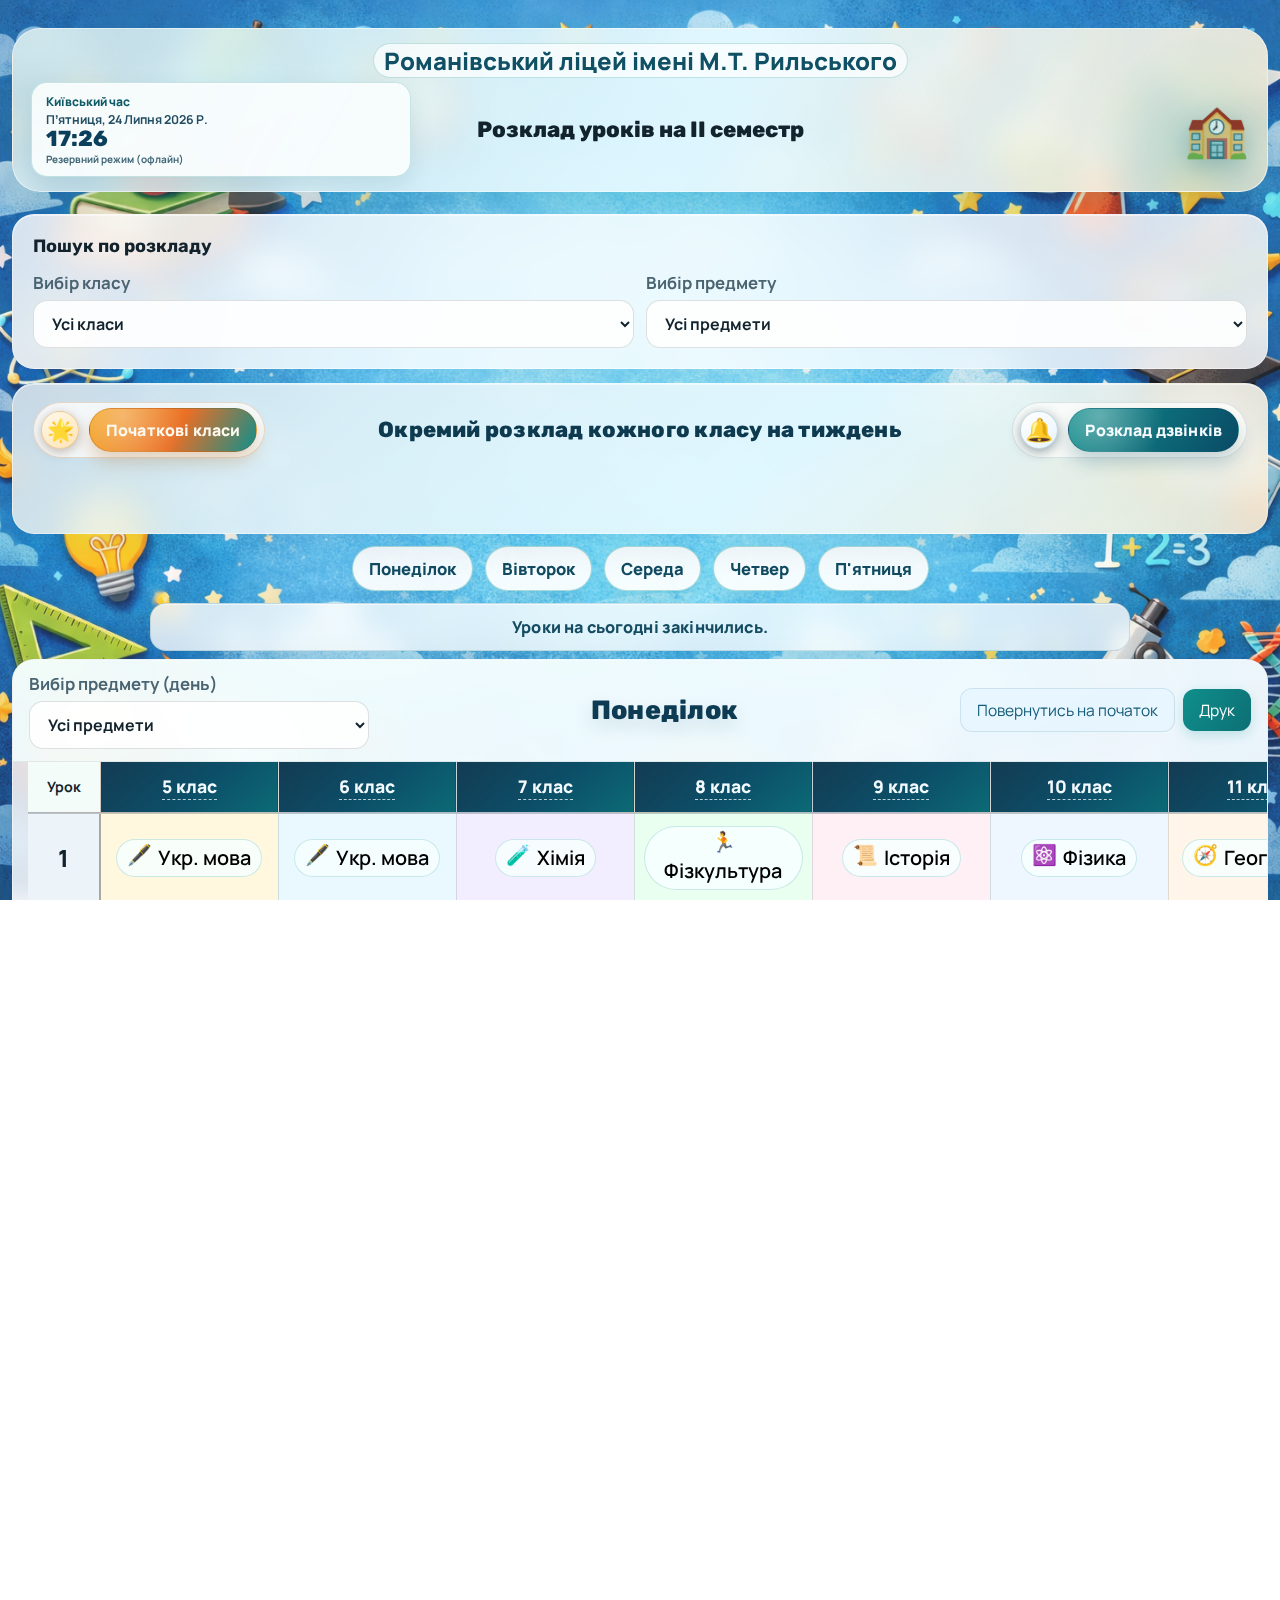
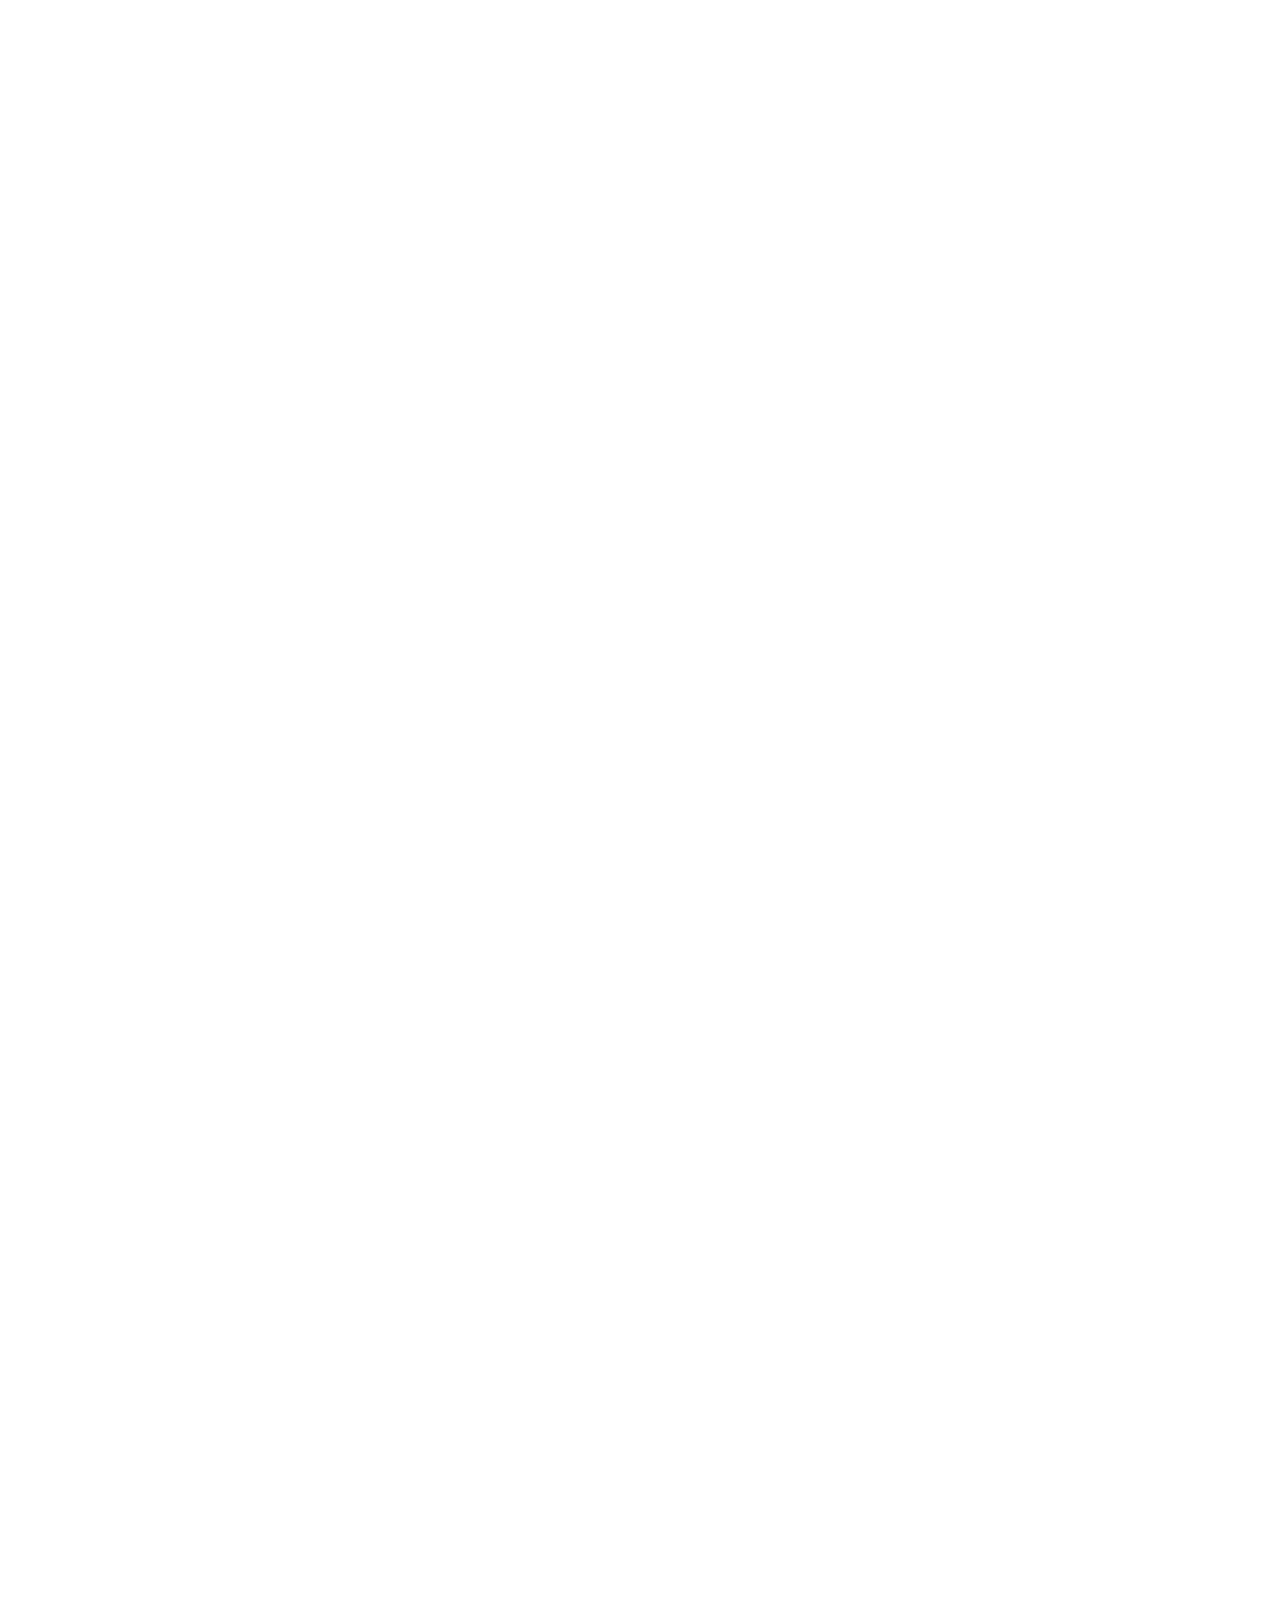
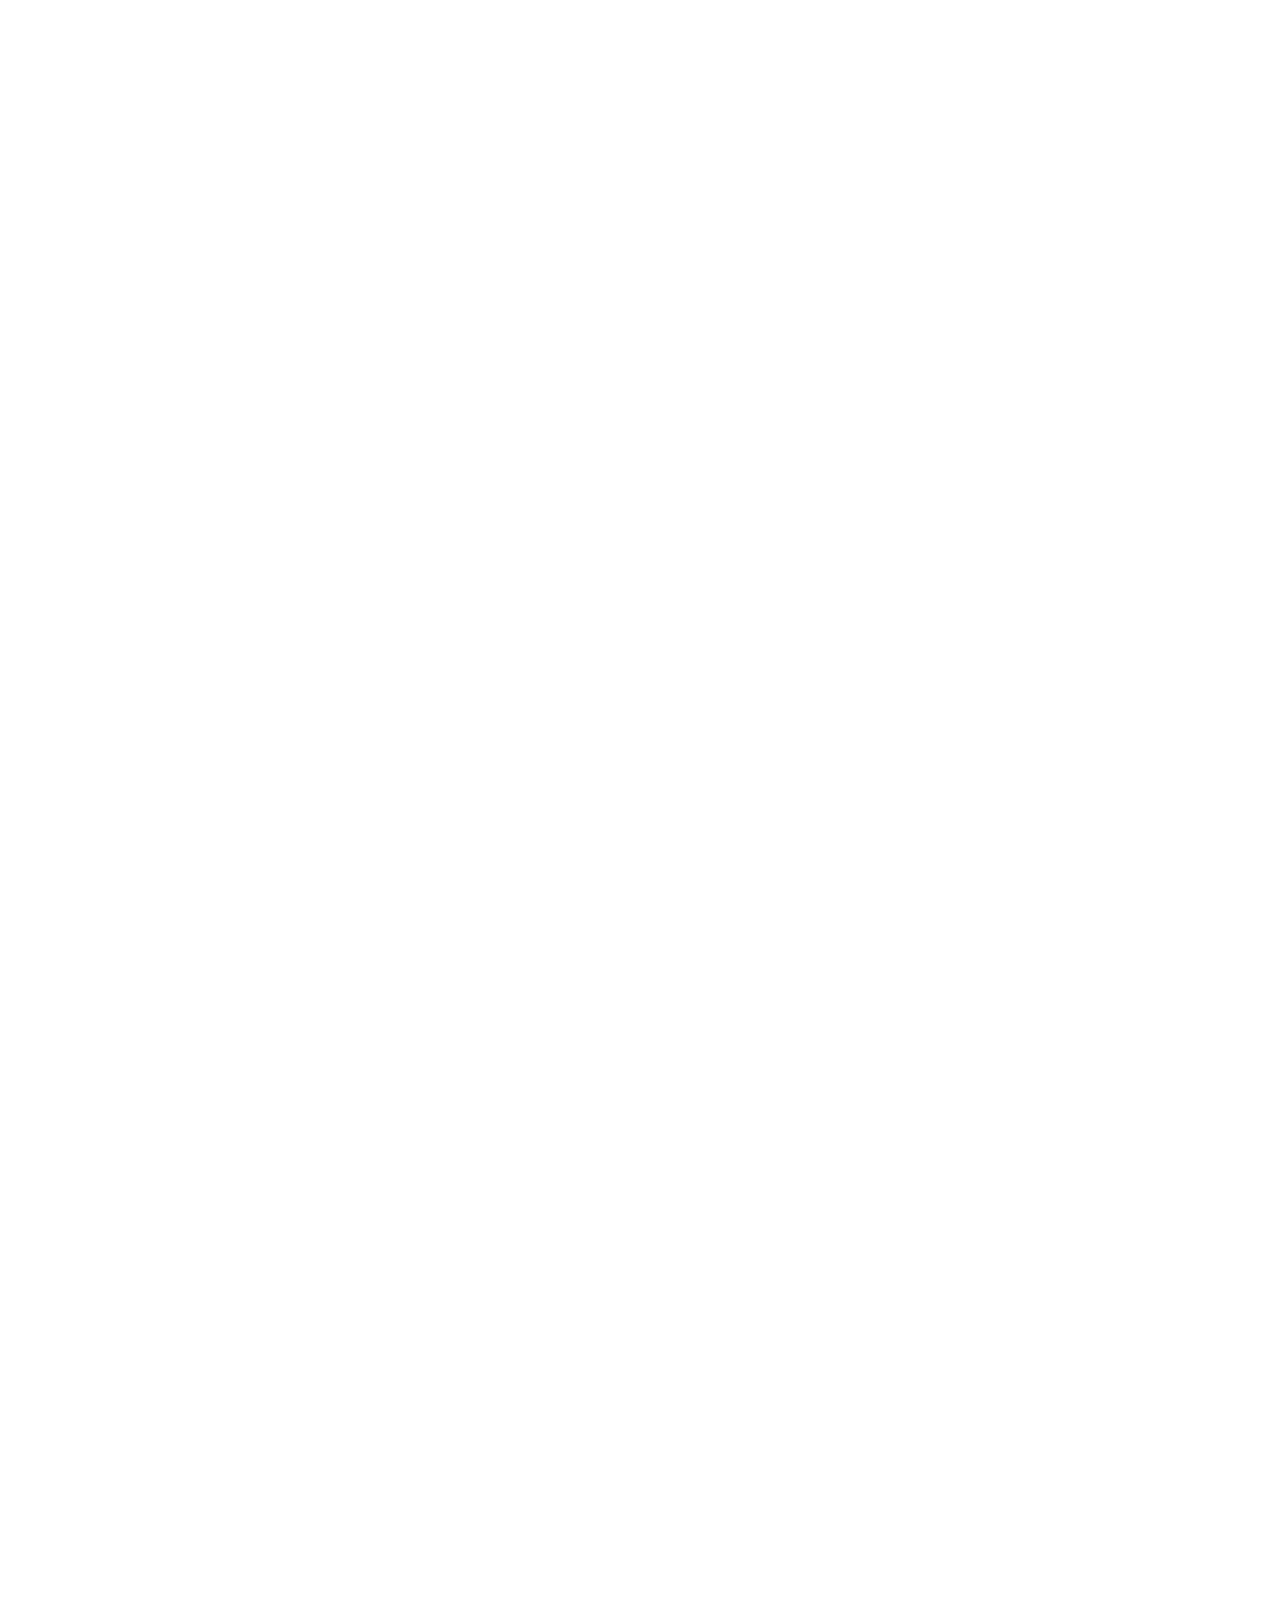
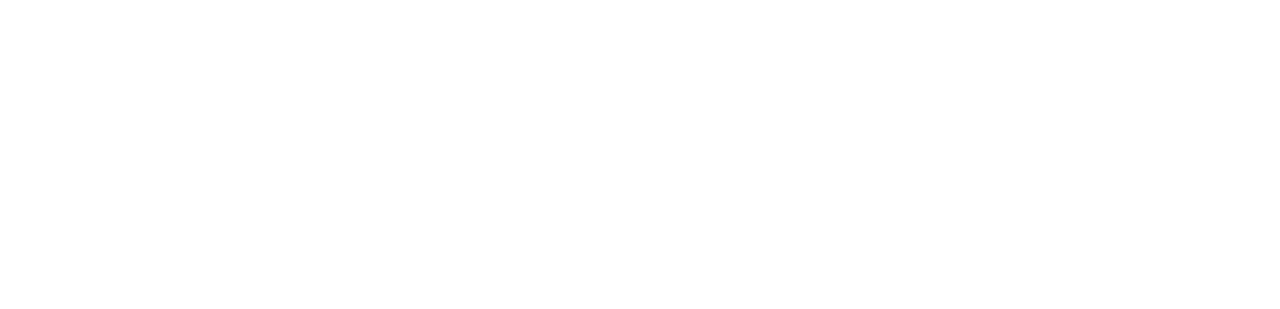
<file: index.html>
﻿<!doctype html>
<html lang="uk">
  <head>
    <meta charset="UTF-8" />
    <meta name="viewport" content="width=device-width, initial-scale=1.0, maximum-scale=5.0, user-scalable=yes, viewport-fit=cover" />
    <title>Романівський ліцей ім. М.Т. Рильського | Розклад 5-11 класів</title>
    <link rel="preconnect" href="https://fonts.googleapis.com" />
    <link rel="preconnect" href="https://fonts.gstatic.com" crossorigin />
    <link
      href="https://fonts.googleapis.com/css2?family=Manrope:wght@400;500;600;700;800&family=Rubik:wght@500;600;700;800&display=swap"
      rel="stylesheet"
    />
    <style>
      :root {
        color-scheme: light;
        --bg: #f0f5f7;
        --bg-soft: #f6faff;
        --card: rgba(255, 255, 255, 0.82);
        --card-solid: #ffffff;
        --ink: #13232d;
        --muted: #4a6472;
        --line: rgba(19, 35, 45, 0.10);
        --brand: #0f8f8c;
        --brand-strong: #0d6f74;
        --brand-deep: #0a4a66;
        --warm: #ffd180;
        --cool: #d9f5ff;
        --glow: 0 24px 60px rgba(13, 111, 116, 0.14), 0 8px 20px rgba(13, 111, 116, 0.08);
        --radius-xl: 28px;
        --radius-lg: 22px;
        --radius-md: 14px;
        --class-5: #fff8df;
        --class-6: #eaf8ff;
        --class-7: #f3eeff;
        --class-8: #e9fff0;
        --class-9: #fff0f5;
        --row-separator: rgba(19, 35, 45, 0.35);
        --fs-base: clamp(15px, 0.22vw + 14px, 18px);
        --fs-table: clamp(14px, 0.18vw + 13px, 17px);
        --fs-chip: clamp(17px, 0.46vw + 14px, 23px);
        --glass: rgba(255, 255, 255, 0.72);
        --glass-border: rgba(255, 255, 255, 0.45);
        --glass-blur: blur(16px);
      }

      * {
        box-sizing: border-box;
        margin: 0;
        padding: 0;
      }

      html {
        height: 100%;
        scroll-behavior: smooth;
        overflow-x: auto;
        overflow-y: auto;
        -webkit-text-size-adjust: 100%;
        text-size-adjust: 100%;
      }

      body {
        height: 100%;
        min-height: 100vh;
        font-family: "Manrope", sans-serif;
        font-size: var(--fs-base);
        color: var(--ink);
        background: linear-gradient(160deg, #e8eff4 0%, #f0f6fb 40%, #edf5f0 100%);
        overflow-x: auto;
        overflow-y: auto;
        touch-action: pan-x pan-y pinch-zoom;
        text-rendering: optimizeLegibility;
        -webkit-font-smoothing: antialiased;
      }

      .app {
        position: relative;
        z-index: 1;
        width: min(1500px, calc(100% - 24px));
        margin: 28px auto 64px;
        overflow: visible;
      }

      .site-bg {
        position: fixed;
        inset: 0;
        z-index: 0;
        background: url("./Заставка.png") center / cover no-repeat;
        pointer-events: none;
        opacity: 0.88;
      }

      .hero {
        border-radius: var(--radius-xl);
        background:
          linear-gradient(120deg, rgba(15, 143, 140, 0.12) 0%, rgba(217, 245, 255, 0.68) 55%, rgba(255, 209, 128, 0.28) 100%),
          var(--card);
        backdrop-filter: var(--glass-blur);
        -webkit-backdrop-filter: var(--glass-blur);
        box-shadow: var(--glow);
        border: 1px solid var(--glass-border);
        padding: 14px 18px;
        position: relative;
        overflow: hidden;
        text-align: center;
      }

      .hero__row {
        display: grid;
        grid-template-columns: minmax(0, 1fr) auto minmax(0, 1fr);
        align-items: center;
        column-gap: 8px;
      }

      .hero__top-tools {
        display: flex;
        justify-content: flex-start;
        width: min(380px, 100%);
        margin: 0;
      }

      .kyiv-clock {
        width: 100%;
        padding: 10px 14px;
        border-radius: 16px;
        border: 1px solid rgba(15, 143, 140, 0.22);
        background: rgba(255, 255, 255, 0.75);
        backdrop-filter: blur(12px);
        -webkit-backdrop-filter: blur(12px);
        box-shadow: 0 10px 24px rgba(13, 79, 104, 0.12), inset 0 1px 0 rgba(255,255,255,0.6);
        text-align: left;
      }

      .kyiv-clock__title {
        display: block;
        margin: 0;
        font-weight: 800;
        font-size: 12px;
        color: #0f5a67;
      }

      .kyiv-clock__date {
        margin: 3px 0 1px;
        font-weight: 700;
        font-size: clamp(11px, 0.18vw + 10px, 13px);
        line-height: 1.1;
        color: #234d62;
        text-transform: capitalize;
      }

      .kyiv-clock__time {
        margin: 0;
        font-family: "Rubik", sans-serif;
        font-weight: 800;
        font-size: clamp(19px, 0.7vw + 13px, 27px);
        line-height: 1;
        color: #0c3f5c;
      }

      .kyiv-clock__sync {
        display: block;
        margin: 2px 0 0;
        font-size: 10px;
        font-weight: 700;
        color: #3f6576;
      }

      .hero::after {
        content: "";
        position: absolute;
        inset: auto -52px -70px auto;
        width: 230px;
        height: 230px;
        border-radius: 50%;
        background: radial-gradient(circle, rgba(15, 143, 140, 0.25), transparent 70%);
        pointer-events: none;
      }

      .hero__school {
        display: inline-flex;
        align-items: center;
        justify-content: center;
        margin: 0 auto 4px;
        padding: 4px 10px;
        border-radius: 999px;
        border: 1px solid rgba(15, 143, 140, 0.24);
        background: rgba(255, 255, 255, 0.72);
        color: #0f5064;
        font-weight: 800;
        font-size: 24px;
        line-height: 1.05;
      }

      .hero__title-icon {
        justify-self: end;
        font-size: clamp(52px, 3.4vw, 70px);
        line-height: 1;
        filter: drop-shadow(0 8px 12px rgba(13, 79, 104, 0.22));
      }

      .hero h1 {
        font-family: "Rubik", sans-serif;
        font-weight: 800;
        margin: 0;
        font-size: clamp(22px, 1.7vw, 33px);
        line-height: 1.06;
        letter-spacing: 0;
        text-wrap: balance;
        text-align: center;
        justify-self: center;
      }

      .hero__title-text {
        display: block;
      }

      .controls {
        margin-top: 22px;
        background: var(--card);
        backdrop-filter: var(--glass-blur);
        -webkit-backdrop-filter: var(--glass-blur);
        border-radius: var(--radius-lg);
        border: 1px solid var(--glass-border);
        box-shadow: 0 14px 34px rgba(19, 35, 45, 0.07), inset 0 1px 0 rgba(255,255,255,0.5);
        padding: 20px;
        display: grid;
        gap: 14px;
      }

      .controls h2 {
        font-family: "Rubik", sans-serif;
        font-size: 18px;
      }

      .controls__grid {
        display: grid;
        gap: 12px;
        grid-template-columns: repeat(2, minmax(220px, 1fr));
      }

      label {
        display: grid;
        gap: 6px;
        font-weight: 700;
        color: var(--muted);
      }

      select {
        width: 100%;
        min-height: 48px;
        padding: 10px 14px;
        border-radius: 14px;
        border: 1px solid rgba(19, 35, 45, 0.14);
        background: rgba(255, 255, 255, 0.9);
        font: inherit;
        font-size: 16px;
        color: var(--ink);
        transition: border-color 0.2s ease, box-shadow 0.2s ease;
      }

      select:focus {
        border-color: var(--brand);
        outline: none;
        box-shadow: 0 0 0 3px rgba(15, 143, 140, 0.15);
      }

      .class-week-nav {
        margin-top: 14px;
        background: linear-gradient(140deg, rgba(13, 79, 104, 0.08) 0%, rgba(217, 245, 255, 0.6) 60%, rgba(255, 209, 128, 0.28) 100%),
          var(--card);
        backdrop-filter: var(--glass-blur);
        -webkit-backdrop-filter: var(--glass-blur);
        border: 1px solid var(--glass-border);
        border-radius: var(--radius-lg);
        box-shadow: 0 14px 34px rgba(19, 35, 45, 0.07), inset 0 1px 0 rgba(255,255,255,0.5);
        padding: 18px 20px;
        position: relative;
        overflow: hidden;
      }

      .class-week-nav::before {
        content: "";
        position: absolute;
        top: -42px;
        right: -30px;
        width: 170px;
        height: 170px;
        border-radius: 50%;
        background: radial-gradient(circle, rgba(255, 255, 255, 0.55) 0%, rgba(255, 255, 255, 0) 70%);
        pointer-events: none;
      }

      .class-week-nav__head {
        display: grid;
        grid-template-columns: minmax(0, 1fr) auto minmax(0, 1fr);
        gap: 12px;
        align-items: center;
        margin-bottom: 12px;
      }

      .class-week-nav__title {
        font-family: "Rubik", sans-serif;
        font-size: clamp(18px, 0.45vw + 16px, 24px);
        font-weight: 800;
        color: #0e3a50;
        margin: 0;
        text-align: center;
        grid-column: 2;
        text-wrap: balance;
        letter-spacing: 0.01em;
      }

      .junior-link-wrap {
        display: inline-flex;
        align-items: center;
        gap: 10px;
        grid-column: 1;
        justify-self: start;
        padding: 5px 7px;
        border-radius: 999px;
        background: rgba(255, 255, 255, 0.62);
        border: 1px solid rgba(173, 102, 20, 0.22);
        backdrop-filter: blur(2px);
      }

      .junior-link {
        display: inline-flex;
        align-items: center;
        text-decoration: none;
        color: #fff9f0;
        font-weight: 800;
        font-size: clamp(14px, 0.22vw + 13px, 17px);
        border-radius: 999px;
        padding: 10px 16px;
        border: 1px solid rgba(155, 85, 14, 0.28);
        background:
          radial-gradient(circle at 20% 16%, rgba(255, 255, 255, 0.34), transparent 45%),
          linear-gradient(120deg, #f4a620 0%, #ea6f25 52%, #0f8f8c 100%);
        box-shadow: 0 10px 18px rgba(174, 94, 17, 0.26);
        transition: transform 0.2s ease, box-shadow 0.2s ease, filter 0.2s ease;
      }

      .junior-link:hover,
      .junior-link:focus-visible {
        transform: translateY(-2px);
        filter: saturate(1.1);
        box-shadow: 0 16px 26px rgba(174, 94, 17, 0.34);
      }

      .junior-link__icon {
        display: inline-flex;
        align-items: center;
        justify-content: center;
        width: 38px;
        height: 38px;
        border-radius: 50%;
        border: 1px solid rgba(175, 100, 18, 0.24);
        background: linear-gradient(145deg, #fff9e9 0%, #ffe3b6 100%);
        font-size: 22px;
        line-height: 1;
        animation: star-pulse 2.3s ease-in-out infinite;
        filter: drop-shadow(0 3px 6px rgba(96, 53, 16, 0.35));
      }

      .junior-link__label {
        white-space: nowrap;
        letter-spacing: 0.01em;
      }
      .bell-link-wrap {
        display: inline-flex;
        align-items: center;
        gap: 10px;
        grid-column: 3;
        justify-self: end;
        padding: 5px 7px;
        border-radius: 999px;
        background: rgba(255, 255, 255, 0.58);
        border: 1px solid rgba(12, 79, 104, 0.14);
        backdrop-filter: blur(2px);
      }

      .bell-link {
        display: inline-flex;
        align-items: center;
        text-decoration: none;
        color: #f7fcff;
        font-weight: 800;
        font-size: clamp(14px, 0.22vw + 13px, 17px);
        border-radius: 999px;
        padding: 10px 16px;
        border: 1px solid rgba(12, 79, 104, 0.28);
        background:
          radial-gradient(circle at 18% 16%, rgba(255, 255, 255, 0.35), transparent 45%),
          linear-gradient(120deg, #0f8f8c 0%, #0a4a66 100%);
        box-shadow: 0 10px 18px rgba(12, 79, 104, 0.24);
        transition: transform 0.2s ease, box-shadow 0.2s ease, filter 0.2s ease;
      }

      .bell-link:hover,
      .bell-link:focus-visible {
        transform: translateY(-2px);
        filter: saturate(1.15);
        box-shadow: 0 16px 26px rgba(12, 79, 104, 0.34);
      }

      .bell-link__icon {
        display: inline-flex;
        align-items: center;
        justify-content: center;
        width: 38px;
        height: 38px;
        border-radius: 50%;
        border: 1px solid rgba(12, 79, 104, 0.2);
        background: linear-gradient(145deg, #ffffff 0%, #e8f4ff 100%);
        font-size: 23px;
        line-height: 1;
        transform-origin: top center;
        animation: bell-swing 2.1s ease-in-out infinite;
        filter: drop-shadow(0 3px 6px rgba(11, 38, 55, 0.42));
      }

      .bell-link__label {
        white-space: nowrap;
        letter-spacing: 0.01em;
      }

      @keyframes bell-swing {
        0%,
        100% {
          transform: rotate(0deg);
        }
        14% {
          transform: rotate(16deg);
        }
        28% {
          transform: rotate(-12deg);
        }
        42% {
          transform: rotate(8deg);
        }
        56% {
          transform: rotate(-5deg);
        }
        70% {
          transform: rotate(3deg);
        }
      }

      @keyframes star-pulse {
        0%,
        100% {
          transform: scale(1);
        }
        40% {
          transform: scale(1.09);
        }
        70% {
          transform: scale(0.97);
        }
      }
      @keyframes soft-rise {
        from {
          opacity: 0;
          transform: translateY(14px);
        }
        to {
          opacity: 1;
          transform: translateY(0);
        }
      }

      @media (prefers-reduced-motion: no-preference) {
        .class-week-nav {
          animation: soft-rise 0.55s ease-out both;
        }

        .class-week-nav__title {
          animation: soft-rise 0.5s ease-out 0.06s both;
        }

        .junior-link-wrap {
          animation: soft-rise 0.5s ease-out 0.08s both;
        }
        .bell-link-wrap {
          animation: soft-rise 0.5s ease-out 0.1s both;
        }

        .class-week-nav__buttons a {
          opacity: 0;
          transform: translateY(8px);
          animation: soft-rise 0.45s ease-out both;
          animation-delay: var(--reveal-delay, 0.14s);
        }
      }

      @media (prefers-reduced-motion: reduce) {
        .junior-link__icon,
        .bell-link__icon {
          animation: none;
        }
      }

      .class-week-nav__buttons {
        display: flex;
        flex-wrap: wrap;
        justify-content: center;
        gap: 10px;
      }

      .class-week-nav__buttons a {
        text-decoration: none;
        color: #effbff;
        font-weight: 800;
        font-size: clamp(15px, 0.25vw + 14px, 18px);
        border-radius: 999px;
        padding: 10px 16px;
        border: 1px solid rgba(12, 79, 104, 0.25);
        background: linear-gradient(120deg, var(--brand) 0%, var(--brand-deep) 100%);
        box-shadow: 0 10px 20px rgba(12, 79, 104, 0.18);
        transition: transform 0.2s ease, box-shadow 0.2s ease, filter 0.2s ease;
      }

      .class-week-nav__buttons a:active {
        transform: translateY(0);
      }

      .class-week-nav__buttons a:hover,
      .class-week-nav__buttons a:focus-visible {
        transform: translateY(-2px);
        filter: saturate(1.12);
        box-shadow: 0 16px 24px rgba(12, 79, 104, 0.24);
      }

      .day-nav {
        margin-top: 12px;
        display: flex;
        flex-wrap: wrap;
        justify-content: center;
        gap: 12px;
      }

      .day-nav a {
        text-decoration: none;
        color: #114b61;
        font-weight: 800;
        border-radius: 999px;
        font-size: clamp(15px, 0.2vw + 14px, 18px);
        padding: 10px 16px;
        border: 1px solid rgba(15, 143, 140, 0.32);
        background: rgba(255, 255, 255, 0.92);
        box-shadow: 0 9px 20px rgba(13, 79, 104, 0.12);
        transition: transform 0.2s ease, box-shadow 0.2s ease;
      }

      .day-nav a:hover,
      .day-nav a:focus-visible {
        transform: translateY(-2px);
        box-shadow: 0 14px 22px rgba(13, 79, 104, 0.2);
      }

      .day-nav a.is-live-day-link {
        color: #f6fbff;
        border-color: rgba(9, 55, 82, 0.65);
        background:
          radial-gradient(circle at 22% 20%, rgba(255, 255, 255, 0.26), transparent 50%),
          linear-gradient(120deg, #0a2d45 0%, #0f5d75 52%, #0a2e47 100%);
        box-shadow: 0 14px 26px rgba(6, 41, 62, 0.36);
      }

      .live-sync-status {
        margin: 12px auto 4px;
        width: min(980px, 100%);
        padding: 12px 16px;
        border-radius: 16px;
        border: 1px solid rgba(16, 90, 116, 0.14);
        background: rgba(255, 255, 255, 0.78);
        backdrop-filter: blur(12px);
        -webkit-backdrop-filter: blur(12px);
        color: #164c62;
        font-size: clamp(14px, 0.25vw + 13px, 18px);
        font-weight: 800;
        text-align: center;
        letter-spacing: 0.01em;
        box-shadow: 0 10px 24px rgba(12, 79, 104, 0.10), inset 0 1px 0 rgba(255,255,255,0.5);
      }

      .live-sync-status.is-live {
        color: #f5fbff;
        border-color: rgba(8, 58, 85, 0.65);
        background:
          radial-gradient(circle at 20% 22%, rgba(255, 255, 255, 0.22), transparent 48%),
          linear-gradient(120deg, #0a2d45 0%, #0f5d75 55%, #0a2e47 100%);
        box-shadow: 0 14px 28px rgba(6, 41, 62, 0.34);
      }

      .day-card.is-live-day {
        border-color: rgba(9, 75, 102, 0.38);
        box-shadow: 0 24px 44px rgba(8, 51, 74, 0.24);
      }

      .day-card.is-live-day .day-header {
        background: linear-gradient(160deg, #e8f6ff 0%, #ddf4fb 52%, #ecfbf7 100%);
        border-bottom-color: rgba(10, 61, 86, 0.24);
      }

      .day-card.is-live-day .day-title {
        color: #0b3f5c;
        text-shadow: 0 10px 20px rgba(8, 57, 82, 0.2);
      }

      tbody tr.is-live-lesson > td {
        background:
          radial-gradient(circle at 18% 18%, rgba(255, 255, 255, 0.13), transparent 45%),
          linear-gradient(120deg, #0a2e44 0%, #0f5d75 52%, #0a3047 100%) !important;
        color: #f6fbff !important;
        border-bottom-color: rgba(255, 255, 255, 0.32);
        border-right-color: rgba(255, 255, 255, 0.2);
        box-shadow: inset 0 0 0 1px rgba(255, 255, 255, 0.15);
      }

      tbody tr.is-live-lesson > td.filter-dim {
        opacity: 1 !important;
      }

      tbody tr.is-live-lesson > td.lesson {
        color: #ffffff !important;
        border-right-color: rgba(255, 255, 255, 0.45);
        text-shadow: 0 3px 10px rgba(1, 18, 29, 0.45);
      }

      tbody tr.is-live-lesson .subject-chip {
        color: #0a2f45 !important;
        background: #ffffff !important;
        border-color: rgba(255, 255, 255, 0.86) !important;
        box-shadow: 0 8px 16px rgba(1, 18, 29, 0.3);
        font-weight: 800;
      }

      tbody tr.is-live-lesson .subject-chip.is-linked,
      tbody tr.is-live-lesson .subject-chip.is-filter-linked {
        color: #072335 !important;
        background: #ffffff !important;
        border-color: #ffffff !important;
        box-shadow:
          0 0 0 2px rgba(114, 219, 255, 0.5),
          0 8px 16px rgba(1, 18, 29, 0.3);
      }

      tbody tr.is-live-lesson .subject-icon {
        filter: drop-shadow(0 1px 2px rgba(0, 0, 0, 0.22));
      }

      tbody tr.is-live-lesson .divider,
      tbody tr.is-live-lesson .empty {
        color: #ecf8ff !important;
        font-weight: 800;
      }

      .schedule {
        margin-top: 8px;
        display: grid;
        gap: 20px;
      }

      .day-card {
        background: var(--card);
        backdrop-filter: var(--glass-blur);
        -webkit-backdrop-filter: var(--glass-blur);
        border: 1px solid var(--glass-border);
        border-radius: var(--radius-lg);
        box-shadow: 0 20px 50px rgba(19, 35, 45, 0.10), inset 0 1px 0 rgba(255,255,255,0.5);
        overflow: hidden;
      }

      .day-header {
        display: grid;
        grid-template-columns: minmax(250px, 340px) minmax(220px, 1fr) auto;
        grid-template-areas: "filter title actions";
        align-items: center;
        gap: 10px;
        border-bottom: 1px solid rgba(19, 35, 45, 0.08);
        padding: 12px 16px;
        background: linear-gradient(160deg, rgba(244, 255, 253, 0.8) 0%, rgba(237, 248, 255, 0.8) 100%);
      }

      .day-subject-wrap {
        grid-area: filter;
      }

      .day-title {
        grid-area: title;
        font-family: "Rubik", sans-serif;
        font-weight: 800;
        font-size: clamp(24px, 1.04vw + 13px, 34px);
        line-height: 1.08;
        letter-spacing: 0.01em;
        text-align: center;
        color: #0d3b53;
        text-shadow: 0 8px 18px rgba(13, 79, 104, 0.15);
      }

      .day-actions {
        grid-area: actions;
        display: flex;
        gap: 8px;
        flex-wrap: wrap;
        align-items: center;
        justify-content: flex-end;
      }

      .btn {
        border: 0;
        border-radius: 12px;
        padding: 10px 16px;
        font-weight: 700;
        font: inherit;
        font-size: clamp(14px, 0.2vw + 13px, 16px);
        cursor: pointer;
        text-decoration: none;
        touch-action: manipulation;
        transition: transform 0.2s ease, box-shadow 0.2s ease, background 0.2s ease;
      }

      .btn:hover,
      .btn:focus-visible {
        transform: translateY(-1px);
        box-shadow: 0 10px 24px rgba(13, 79, 104, 0.18);
      }

      .btn:active {
        transform: translateY(0);
      }

      .btn-top {
        color: #145b77;
        background: rgba(231, 245, 255, 0.9);
        border: 1px solid rgba(20, 91, 119, 0.12);
      }

      .btn-print {
        color: #fff;
        background: linear-gradient(120deg, var(--brand) 0%, var(--brand-strong) 100%);
        box-shadow: 0 4px 12px rgba(15, 143, 140, 0.2);
      }

      .table-wrap {
        overflow-x: auto;
        overflow-y: visible;
        max-width: 100%;
        scrollbar-gutter: stable both-edges;
        overscroll-behavior-x: contain;
        overscroll-behavior-y: auto;
        -webkit-overflow-scrolling: touch;
        touch-action: pan-x pan-y pinch-zoom;
      }

      table {
        width: 100%;
        border-collapse: collapse;
        min-width: 860px;
        table-layout: fixed;
      }

      th,
      td {
        border-bottom: 2px solid rgba(19, 35, 45, 0.23);
        border-right: 1px solid rgba(19, 35, 45, 0.13);
        padding: 12px 9px;
        font-size: var(--fs-table);
        text-align: center;
        vertical-align: middle;
      }

      tbody tr > th,
      tbody tr > td {
        border-bottom: 3px solid var(--row-separator);
      }

      th:first-child,
      td:first-child {
        width: 72px;
        min-width: 72px;
        max-width: 72px;
      }

      th[data-class],
      td[data-class] {
        width: auto;
      }
      .day-card.is-single-class {
        background: transparent;
      }

      .day-card.is-single-class .table-wrap {
        display: flex;
        justify-content: center;
        align-items: flex-start;
        width: 100%;
        padding: clamp(8px, 1.6vw, 14px);
        background: transparent;
      }

      .day-card.is-single-class table {
        width: min(620px, 100%) !important;
        min-width: 320px !important;
        max-width: 620px;
        margin-inline: auto;
        table-layout: fixed;
        position: relative;
        z-index: 1;
        box-shadow: 0 8px 20px rgba(19, 35, 45, 0.14);
      }

      .day-card.is-single-class th:first-child,
      .day-card.is-single-class td:first-child,
      .day-card.is-single-class .lesson {
        width: 52px;
        min-width: 52px;
        max-width: 52px;
        padding-left: 6px;
        padding-right: 6px;
      }

      .day-card.is-single-class th[data-class]:not(.is-hidden),
      .day-card.is-single-class td[data-class]:not(.is-hidden) {
        width: calc(100% - 52px);
      }

      .day-card.is-single-class td[data-class]:not(.is-hidden) .subject-stack {
        width: 100%;
        justify-content: center;
      }

      th:last-child,
      td:last-child {
        border-right: 0;
      }

      thead th {
        background: #f4fcfa;
        font-size: clamp(13px, 0.17vw + 12px, 17px);
        font-weight: 700;
        position: sticky;
        top: 0;
        z-index: 1;
      }

      .class-link {
        display: inline-block;
        color: #f3fbff;
        text-decoration: none;
        border-bottom: 1px dashed rgba(243, 251, 255, 0.75);
        padding-bottom: 1px;
        font-size: clamp(15px, 0.35vw + 13px, 20px);
        font-weight: 800;
      }

      .class-link:hover,
      .class-link:focus-visible {
        color: #ffffff;
        border-bottom-color: #ffffff;
      }

      thead th[data-class] {
        background: linear-gradient(140deg, #133b53 0%, #0c4f68 55%, #0b6a75 100%);
        color: #f3fbff;
        font-size: clamp(15px, 0.36vw + 13px, 20px);
        font-weight: 800;
      }

      tbody td[data-class] {
        background: var(--class-tint, #eef6ff);
      }

      .lesson {
        font-size: clamp(20px, 0.6vw + 16px, 30px);
        font-weight: 900;
        min-width: 72px;
        background: #edf4f9;
        border-right: 2px solid rgba(19, 35, 45, 0.36);
        letter-spacing: 0.01em;
      }

      .subject-stack {
        display: inline-flex;
        align-items: center;
        justify-content: center;
        gap: 6px;
        flex-wrap: wrap;
      }

      .subject-chip {
        border: 1px solid rgba(15, 143, 140, 0.20);
        background: rgba(247, 255, 255, 0.85);
        backdrop-filter: blur(6px);
        -webkit-backdrop-filter: blur(6px);
        border-radius: 999px;
        padding: 5px 10px;
        display: inline-flex;
        align-items: flex-start;
        justify-content: center;
        flex-wrap: wrap;
        gap: 6px;
        font: inherit;
        font-size: var(--fs-chip);
        font-weight: 600;
        line-height: 1.3;
        cursor: pointer;
        white-space: normal;
        overflow-wrap: normal;
        word-break: normal;
        hyphens: none;
        text-align: center;
        max-width: 100%;
        transition: background 0.2s ease, border-color 0.2s ease, transform 0.15s ease, box-shadow 0.2s ease;
      }

      .subject-chip--wrap {
        white-space: normal;
        max-width: 100%;
        text-align: center;
        line-height: 1.15;
        overflow-wrap: normal;
        word-break: normal;
        hyphens: none;
      }

      .subject-chip span:last-child {
        font-weight: 600;
        white-space: normal;
        overflow-wrap: normal;
        word-break: normal;
        hyphens: none;
        text-wrap: pretty;
      }

      .subject-icon {
        font-size: 20px;
        line-height: 1;
      }

      .divider {
        color: var(--muted);
        font-weight: 700;
      }

      .subject-chip:hover {
        border-color: var(--brand);
        background: #ebfffe;
        transform: translateY(-1px);
        box-shadow: 0 4px 12px rgba(15, 143, 140, 0.15);
      }

      .subject-chip.is-linked {
        border-color: rgba(255, 255, 255, 0.45);
        background: #0c4f68;
        color: #f3fbff;
        box-shadow: inset 0 0 0 1px rgba(255, 255, 255, 0.26);
      }

      .subject-chip.is-filter-linked {
        border-color: #ffe4a3;
        background: #0c4f68;
        color: #f3fbff;
        box-shadow: inset 0 0 0 1px rgba(255, 228, 163, 0.7);
      }

      td.linked-cell {
        background: #0f6077 !important;
        color: #f3fbff;
      }

      td.linked-cell.filter-match {
        background: #0f6077 !important;
      }

      td.linked-cell .subject-chip {
        border-color: rgba(255, 255, 255, 0.4);
        background: #0c4f68;
        color: #f3fbff;
      }

      td.linked-cell .divider {
        color: #d4ecf6;
      }

      td.filter-match {
        background: #0f6077 !important;
        color: #f3fbff;
      }

      td.filter-match .subject-chip {
        border-color: rgba(255, 255, 255, 0.35);
        background: #0c4f68;
        color: #f3fbff;
      }

      td.filter-match .divider {
        color: #d4ecf6;
      }

      td.filter-dim {
        opacity: 0.35;
      }

      .empty {
        color: #8b97a1;
      }

      .is-hidden {
        display: none;
      }

      .footer {
        margin-top: 20px;
        text-align: center;
        color: var(--muted);
        font-weight: 600;
        font-size: clamp(14px, 0.2vw + 13px, 16px);
        padding: 12px 16px;
        background: rgba(255, 255, 255, 0.5);
        border-radius: 16px;
        backdrop-filter: blur(8px);
        -webkit-backdrop-filter: blur(8px);
      }

      #printStage {
        display: none;
      }

      #printStage .print-bg-image {
        display: none;
      }

      @media (max-width: 1040px) {
        .day-header {
          grid-template-columns: minmax(210px, 1fr) minmax(170px, auto);
          grid-template-areas:
            "filter actions"
            "title title";
          align-items: center;
        }

        .day-subject-wrap {
          justify-self: stretch;
          width: 100%;
        }

        .day-title {
          justify-self: center;
          width: min(420px, 100%);
        }

        .day-actions {
          justify-content: flex-end;
        }
      }

      @media (max-width: 760px) {
        .btn-print,
        .print-button {
          display: none !important;
        }

        .day-subject-wrap {
          display: none !important;
        }

        .app {
          width: min(1500px, calc(100% - 10px));
          margin-top: 14px;
        }

        table {
          min-width: 720px;
        }

        .hero {
          padding: 10px 10px;
          border-radius: 22px;
        }

        .hero h1 {
          grid-area: title;
          justify-self: start;
          text-align: left;
          font-size: clamp(17px, 4.8vw, 24px);
          line-height: 1.08;
        }

        .hero__row {
          grid-template-columns: minmax(0, 1fr) auto;
          grid-template-areas:
            "tools tools"
            "title icon";
          column-gap: 5px;
          row-gap: 8px;
          align-items: center;
        }

        .hero__top-tools {
          grid-area: tools;
          width: 100%;
          justify-content: center;
        }

        .kyiv-clock {
          padding: 8px 10px;
        }

        .kyiv-clock__title {
          font-size: 13px;
        }

        .kyiv-clock__date {
          font-size: clamp(13px, 3.6vw, 15px);
          margin: 3px 0 2px;
        }

        .kyiv-clock__time {
          font-size: clamp(22px, 6vw, 28px);
        }

        .kyiv-clock__sync {
          font-size: 11px;
        }

        .hero__title-icon {
          grid-area: icon;
          justify-self: end;
          font-size: clamp(32px, 9vw, 44px);
        }

        .hero__school {
          margin-bottom: 4px;
          padding: 4px 10px;
          font-size: clamp(15px, 4.4vw, 22px);
          line-height: 1.1;
        }

        .controls {
          padding: 14px;
          border-radius: 18px;
        }

        .controls h2 {
          font-size: 17px;
        }

        .controls__grid {
          grid-template-columns: 1fr;
        }

        label {
          font-size: 15px;
        }

        select {
          min-height: 48px;
          padding: 10px 12px;
          font-size: 16px;
          border-radius: 14px;
        }

        .class-week-nav {
          padding: 14px;
          border-radius: 18px;
        }

        .class-week-nav__title {
          font-size: clamp(17px, 4.8vw, 22px);
        }

        .class-week-nav__head {
          grid-template-columns: 1fr;
          gap: 10px;
          margin-bottom: 12px;
        }

        .class-week-nav__title {
          grid-column: 1;
          text-align: center;
          letter-spacing: 0.012em;
        }

        .junior-link {
          justify-content: center;
          min-height: 48px;
          padding: 10px 14px;
          font-size: clamp(15px, 4vw, 18px);
        }

        .junior-link-wrap {
          grid-column: 1;
          justify-content: center;
          width: min(340px, 100%);
          margin-inline: auto;
          padding: 5px;
        }

        .junior-link__icon {
          width: 36px;
          height: 36px;
          font-size: 21px;
        }
        .bell-link {
          justify-content: center;
          min-height: 48px;
          padding: 10px 14px;
          font-size: clamp(15px, 4vw, 18px);
        }

        .bell-link-wrap {
          grid-column: 1;
          justify-content: center;
          width: min(340px, 100%);
          margin-inline: auto;
          padding: 5px;
        }

        .bell-link__icon {
          width: 36px;
          height: 36px;
          font-size: 21px;
        }

        .class-week-nav > .bell-link-wrap {
          margin-top: 8px;
        }

        .class-week-nav__buttons {
          display: flex;
          flex-wrap: wrap;
          justify-content: center;
          gap: 8px;
        }

        .class-week-nav__buttons a {
          display: flex;
          justify-content: center;
          align-items: center;
          min-height: 48px;
          padding: 10px 14px;
          font-size: 16px;
          letter-spacing: 0.01em;
          border-radius: 999px;
        }

        .day-nav {
          margin-top: 10px;
          gap: 8px;
          display: flex;
          flex-wrap: wrap;
          justify-content: center;
        }

        .day-nav a {
          min-height: 46px;
          padding: 10px 14px;
          font-size: clamp(14px, 3.8vw, 17px);
          display: flex;
          align-items: center;
          justify-content: center;
        }

        .live-sync-status {
          margin-top: 10px;
          padding: 11px 12px;
          font-size: clamp(13px, 3.6vw, 16px);
          border-radius: 14px;
        }

        .schedule {
          margin-top: 8px;
          gap: 14px;
        }

        .day-header {
          grid-template-columns: 1fr;
          grid-template-areas:
            "title"
            "actions";
          align-items: stretch;
          gap: 6px;
          padding: 10px 12px 8px;
        }

        .day-subject-wrap,
        .day-title,
        .day-actions {
          width: 100%;
          justify-self: stretch;
        }

        .day-title {
          font-size: clamp(22px, 6vw, 30px);
          line-height: 1.06;
        }

        .day-actions {
          justify-content: flex-end;
          gap: 8px;
        }

        .btn {
          min-height: 44px;
          font-size: 15px;
          border-radius: 12px;
        }

        th,
        td {
          padding: 8px 5px;
          font-size: clamp(12px, 3.2vw, 14px);
        }

        .lesson {
          font-size: clamp(16px, 4.6vw, 22px);
          font-weight: 900;
        }
        .subject-stack {
          gap: 4px;
        }

        .subject-chip {
          font-size: clamp(13px, 3vw + 3px, 16px);
          font-weight: 700;
          line-height: 1.2;
          padding: 5px 9px;
          gap: 5px;
          flex-wrap: nowrap;
          overflow: hidden;
        }

        .subject-chip--wrap {
          line-height: 1.18;
          white-space: nowrap;
        }

        .subject-chip span:last-child {
          font-weight: 700;
          white-space: nowrap;
          overflow: hidden;
          text-overflow: ellipsis;
          max-width: 100%;
          min-width: 0;
        }

        .subject-icon {
          font-size: clamp(14px, 3.4vw, 17px);
        }

        .table-wrap {
          overflow-y: auto;
          max-height: clamp(360px, 68vh, 620px);
          scrollbar-gutter: stable;
          overscroll-behavior-y: auto;
          border-radius: 0 0 18px 18px;
        }

        .footer {
          font-size: 14px;
          padding: 0 8px;
        }
      }

      @media (max-width: 420px) {
        .class-week-nav__buttons {
          gap: 6px;
        }

        .class-week-nav__buttons a {
          font-size: 15px;
          min-height: 46px;
        }

        .bell-link__label {
          font-size: 15px;
        }

        .junior-link__label {
          font-size: 15px;
        }

        .class-week-nav__title {
          line-height: 1.14;
          font-size: clamp(16px, 5vw, 20px);
        }
        .day-nav {
          gap: 6px;
        }

        .day-nav a {
          font-size: clamp(14px, 4vw, 16px);
          min-height: 46px;
        }

        .subject-chip {
          font-size: clamp(12.5px, 3.6vw, 15px);
          line-height: 1.18;
          padding: 5px 8px;
          gap: 4px;
        }

        .subject-chip--wrap {
          line-height: 1.16;
          white-space: nowrap;
        }

        .subject-icon {
          font-size: clamp(13px, 3.4vw, 15px);
        }

        .day-actions {
          display: grid;
          grid-template-columns: 1fr;
          gap: 6px;
        }

        .day-actions .btn {
          width: 100%;
          min-height: 48px;
          display: flex;
          align-items: center;
          justify-content: center;
          font-size: 15px;
        }

        .live-sync-status {
          font-size: clamp(13px, 3.8vw, 15px);
        }

        .hero__school {
          font-size: clamp(14px, 4.2vw, 18px);
        }
      }

      @media (max-width: 920px) {
         .table-wrap {
          overflow-x: auto;
          overflow-y: auto;
          max-height: clamp(360px, 68vh, 620px);
          -webkit-overflow-scrolling: touch;
          overscroll-behavior-x: contain;
          overscroll-behavior-y: auto;
          touch-action: pan-x pan-y pinch-zoom;
        }

        .day-card.is-single-class .table-wrap {
          justify-content: center;
          padding: 8px;
        }

        .day-card.is-single-class table {
          width: min(560px, 100%) !important;
          min-width: 0 !important;
          max-width: 560px;
        }

        .day-card.is-single-class th:first-child,
        .day-card.is-single-class td:first-child,
        .day-card.is-single-class .lesson {
          width: 44px;
          min-width: 44px;
          max-width: 44px;
          padding-left: 4px;
          padding-right: 4px;
        }

        .day-card.is-single-class th[data-class]:not(.is-hidden),
        .day-card.is-single-class td[data-class]:not(.is-hidden) {
          width: calc(100% - 44px);
        }

        thead th:first-child {
          position: sticky;
          left: 0;
          z-index: 7;
          background: #e9f3fa;
          color: #203744;
          box-shadow: 2px 0 0 rgba(19, 35, 45, 0.18);
        }

        tbody td.lesson {
          position: sticky;
          left: 0;
          z-index: 6;
          background: #e9f3fa;
          box-shadow: 2px 0 0 rgba(19, 35, 45, 0.18);
        }
      }

      @media print {
        @page {
          size: A4 landscape;
          margin: 3mm;
        }

        body {
          background: #fff;
          margin: 0;
        }

        .site-bg {
          display: none !important;
        }

        .app {
          display: none !important;
        }

        #printStage {
          display: block !important;
          width: 100%;
          position: relative;
        }

        #printStage .print-bg-image {
          display: block !important;
          position: fixed !important;
          inset: 0 !important;
          width: 100vw !important;
          height: 100vh !important;
          object-fit: cover !important;
          opacity: 1 !important;
          z-index: 0 !important;
        }

        #printStage .print-sheet {
          width: 100%;
          display: flex;
          justify-content: center;
          align-items: flex-start;
          position: relative;
          z-index: 2;
        }

        #printStage .print-content {
          width: 99.5%;
          position: relative;
          z-index: 2;
        }

        #printStage .day-card {
          display: block;
          width: 100%;
          margin: 0;
          box-shadow: none;
          border: 0;
          overflow: visible;
          break-inside: avoid-page;
          page-break-inside: avoid;
        }

        #printStage .day-header {
          display: block;
          text-align: center;
          border: 0;
          padding: 0 0 6px;
          background: none;
          margin: 0;
        }

        #printStage .day-title {
          font-size: 30px;
          line-height: 1.08;
          margin: 0;
        }

        #printStage .day-subject-wrap,
        #printStage .btn-top,
        #printStage .btn-print {
          display: none !important;
        }

        #printStage .table-wrap {
          overflow: visible !important;
          max-height: none !important;
        }

        #printStage table {
          min-width: 0 !important;
          width: 100% !important;
          table-layout: fixed;
          border-collapse: collapse;
          border: 1px solid #243948;
          background: rgba(255, 255, 255, 0.74);
          break-inside: avoid-page;
          page-break-inside: avoid;
        }

        #printStage th:first-child,
        #printStage td:first-child {
          width: 4.8%;
          min-width: 0;
          max-width: 4.8%;
          padding-left: 3px;
          padding-right: 3px;
        }

        #printStage th[data-class],
        #printStage td[data-class] {
          width: auto;
        }

        #printStage th.is-hidden,
        #printStage td.is-hidden {
          display: table-cell !important;
        }

        #printStage th,
        #printStage td {
          padding: 9px 6px;
          font-size: 14.4px;
          line-height: 1.22;
          border: 1px solid #243948;
          color: #102028;
        }

        #printStage tbody tr > th,
        #printStage tbody tr > td {
          border-bottom: 2px solid #1f3442;
        }

        #printStage thead th {
          font-size: 17px;
          font-weight: 800;
        }

        #printStage .lesson {
          min-width: 0;
          font-size: 20px;
          font-weight: 900;
        }

        #printStage .subject-stack {
          gap: 4px;
          flex-wrap: wrap;
        }

        #printStage .subject-chip {
          border: 0;
          background: transparent;
          color: #102028;
          font-size: 17px;
          line-height: 1.28;
          border-radius: 0;
          padding: 0;
          white-space: normal;
          display: inline-block;
          max-width: 100%;
          overflow-wrap: anywhere;
          word-break: break-word;
          box-shadow: none;
        }

        #printStage .subject-icon {
          font-size: 15px;
        }

        #printStage .divider {
          color: #556b78;
        }

        #printStage .empty {
          color: #556b78;
        }

        .kyiv-clock,
        .hero__topline {
          display: none !important;
        }
      }
    </style>
  </head>
  <body>
    <div class="site-bg" aria-hidden="true"></div>
    <div class="app" id="top">
      <header class="hero">
        <p class="hero__school">Романівський ліцей імені М.Т. Рильського</p>
        <div class="hero__row">
          <div class="hero__top-tools">
            <aside class="kyiv-clock" data-kyiv-clock aria-live="polite">
              <p class="kyiv-clock__title">Київський час</p>
              <p class="kyiv-clock__date" data-kyiv-date>—</p>
              <p class="kyiv-clock__time" data-kyiv-time>--:--</p>
              <p class="kyiv-clock__sync" data-kyiv-sync>Синхронізація…</p>
            </aside>
          </div>
          <h1>
            <span class="hero__title-text">Розклад уроків на ІІ семестр</span>
          </h1>
          <span class="hero__title-icon hero__title-icon--school" aria-hidden="true">🏫</span>
        </div>
      </header>

      <section class="controls" aria-label="Фільтри розкладу">
        <h2>Пошук по розкладу</h2>
        <div class="controls__grid">
          <label>
            Вибір класу
            <select id="classSearch"></select>
          </label>
          <label>
            Вибір предмету
            <select id="subjectSearch">
              <option value="">Усі предмети</option>
            </select>
          </label>
        </div>
      </section>

      <section class="class-week-nav" aria-label="Окремий розклад класу на тиждень">
        <div class="class-week-nav__head" id="classWeekHead">
          <div class="junior-link-wrap">
            <span class="junior-link__icon" aria-hidden="true">🌟</span>
            <a class="junior-link" href="РОЗКЛАД УРОКІВ Початкові класи.html" aria-label="Відкрити загальний розклад початкових класів">
              <span class="junior-link__label">Початкові класи</span>
            </a>
          </div>
          <p class="class-week-nav__title">Окремий розклад кожного класу на тиждень</p>
          <div class="bell-link-wrap" id="bellLinkWrap">
            <span class="bell-link__icon" aria-hidden="true">🔔</span>
            <a class="bell-link" href="Розклад дзвінків.html" aria-label="Відкрити сторінку розклад дзвінків">
              <span class="bell-link__label">Розклад дзвінків</span>
            </a>
          </div>
        </div>
        <div class="class-week-nav__buttons" id="classWeekButtons"></div>
      </section>

      <nav class="day-nav" id="dayNav" aria-label="Навігація по днях тижня"></nav>
      <p class="live-sync-status" id="liveSyncStatus" aria-live="polite">Синхронізація розкладу...</p>
      <main class="schedule" id="schedule"></main>

      <footer class="footer">
        <p>Натисніть на предмет у таблиці, щоб підсвітити його в усіх класах обраного дня.<br />Сайт розроблений Лукашенком Сергієм Олександровичем</p>
      </footer>
    </div>
    <div id="printStage" aria-hidden="true"></div>

    <script src="./schedule-config.js"></script>
    <script src="./schedule-core.js"></script>
    <script src="./kyiv-clock.js"></script>
    <script>
      const config = window.SchoolScheduleConfig;
      const core = window.ScheduleCore;
      if (!config || !core) {
        throw new Error("School schedule config is missing.");
      }

      const classColumns = Array.from(config.classes || []);
      const dayOrder = Array.from(config.dayOrder || []);
      const scheduleRows = Array.from(config.scheduleRows || []);
      const aliasMap = config.subjectAliasMap || {};
      const subjectIcons = config.subjectIcons || {};
      const tableMinWidth = Math.max(860, 72 + classColumns.length * 178);
      const classTints = classColumns.map((_, index) => core.getClassTintByIndex(index));
      const classPageHref = (className) => core.classPageHref(config, className);

      const escapeHtml = core.escapeHtml;

      const splitCellSubjects = (rawCell) => {
        return core.splitCellSubjects(rawCell, aliasMap, subjectIcons);
      };

      const groupedByDay = core.groupRowsByDay(dayOrder, scheduleRows);
      const subjectList = core.getSubjectList(scheduleRows, splitCellSubjects);

      const subjectOptionsMarkup = [
        '<option value="">Усі предмети</option>',
        ...subjectList.map(
          (subject) =>
            `<option value="${escapeHtml(subject)}">${subjectIcons[subject] || "📘"} ${escapeHtml(subject)}</option>`
        )
      ].join("");

      const schoolName = config.school?.name || "Школа";
      const mainTitle = config.school?.mainTitle || "Розклад занять";
      const heroSchool = document.querySelector(".hero__school");
      const heroTitleText = document.querySelector(".hero__title-text");
      const classWeekTitle = document.querySelector(".class-week-nav__title");
      const bellsLink = document.querySelector(".bell-link");
      if (heroSchool) {
        heroSchool.textContent = schoolName;
      }
      if (heroTitleText) {
        heroTitleText.textContent = mainTitle;
      }
      if (classWeekTitle && typeof config.classWeekTitle === "string" && config.classWeekTitle.trim()) {
        classWeekTitle.textContent = config.classWeekTitle.trim();
      }
      if (bellsLink) {
        bellsLink.href = config.bellsPagePath || "Розклад дзвінків.html";
      }
      document.title = `${schoolName} | ${mainTitle}`;

      const classSearch = document.getElementById("classSearch");
      classSearch.innerHTML = [
        '<option value="">Усі класи</option>',
        ...classColumns.map((className) => `<option value="${escapeHtml(className)}">${escapeHtml(className)}</option>`)
      ].join("");

      const classWeekSection = document.querySelector(".class-week-nav");
      const classWeekHead = document.getElementById("classWeekHead");
      const classWeekButtons = document.getElementById("classWeekButtons");
      const bellLinkWrap = document.getElementById("bellLinkWrap");

      const placeBellLinkByViewport = () => {
        if (!classWeekSection || !classWeekHead || !classWeekButtons || !bellLinkWrap) {
          return;
        }

        const isMobileLayout = window.matchMedia("(max-width: 760px)").matches;
        if (isMobileLayout) {
          if (bellLinkWrap.parentElement !== classWeekSection) {
            classWeekButtons.after(bellLinkWrap);
          }
          return;
        }

        if (bellLinkWrap.parentElement !== classWeekHead) {
          classWeekHead.appendChild(bellLinkWrap);
        }
      };

      if (classWeekButtons) {
        classWeekButtons.innerHTML = classColumns
          .map((className, index) => {
            const delay = (0.14 + index * 0.04).toFixed(2);
            return `<a href="${classPageHref(className)}" style="--reveal-delay:${delay}s">${escapeHtml(className)}</a>`;
          })
          .join("");
      }

      placeBellLinkByViewport();
      window.addEventListener("resize", placeBellLinkByViewport, { passive: true });

      const dayNav = document.getElementById("dayNav");
      const liveSyncStatus = document.getElementById("liveSyncStatus");
      dayNav.innerHTML = dayOrder
        .map((day) => `<a href="#${day.id}">${day.label}</a>`)
        .join("");

      const renderCell = (cellValue, className, classIndex) => {
        const tintStyle = ` style="--class-tint:${classTints[classIndex]};"`;
        const subjects = splitCellSubjects(cellValue);
        if (!subjects.length) {
          return `<td data-class="${escapeHtml(className)}"${tintStyle}><span class="empty">—</span></td>`;
        }

        const chips = subjects
          .map((subject) => {
            const wrapClass =
              subject.canonical === "Підприємництво і фінансова грамотність" || subject.label.length > 24
                ? " subject-chip--wrap"
                : "";
            return (
              `<button type="button" class="subject-chip${wrapClass}" data-subject="${escapeHtml(subject.canonical)}">` +
              `<span class="subject-icon">${escapeHtml(subject.icon)}</span>` +
              `<span>${escapeHtml(subject.label)}</span>` +
              `</button>`
            );
          })
          .join('<span class="divider">/</span>');

        return `<td data-class="${escapeHtml(className)}"${tintStyle}><div class="subject-stack">${chips}</div></td>`;
      };

      const renderDayCard = (dayMeta) => {
        const rows = groupedByDay.get(dayMeta.label) || [];
        const bodyRows = rows
          .map(
            (row) =>
              `<tr>` +
              `<td class="lesson">${row.lesson}</td>` +
              classColumns.map((className, index) => renderCell((row.classes || [])[index] || "", className, index)).join("") +
              `</tr>`
          )
          .join("");

        const headCols = classColumns
          .map((className) => {
            const titleMarkup = `<a class="class-link" href="${classPageHref(className)}">${escapeHtml(className)}</a>`;
            return `<th data-class="${escapeHtml(className)}">${titleMarkup}</th>`;
          })
          .join("");

        return `
          <section class="day-card" id="${dayMeta.id}" data-day="${dayMeta.label}">
            <div class="day-header">
              <label class="day-subject-wrap">
                Вибір предмету (день)
                <select class="day-subject">${subjectOptionsMarkup}</select>
              </label>
              <h3 class="day-title">${dayMeta.label}</h3>
              <div class="day-actions">
                <a class="btn btn-top" href="#top">Повернутись на початок</a>
                <button class="btn btn-print print-button" type="button">Друк</button>
              </div>
            </div>
            <div class="table-wrap">
              <table data-full-min-width="${tableMinWidth}" style="min-width:${tableMinWidth}px;">
                <thead>
                  <tr>
                    <th>Урок</th>
                    ${headCols}
                  </tr>
                </thead>
                <tbody>
                  ${bodyRows}
                </tbody>
              </table>
            </div>
          </section>
        `;
      };

      const scheduleRoot = document.getElementById("schedule");
      scheduleRoot.innerHTML = dayOrder.map((day) => renderDayCard(day)).join("");

      const subjectSearch = document.getElementById("subjectSearch");
      const printStage = document.getElementById("printStage");
      subjectSearch.innerHTML = subjectOptionsMarkup;

      const clearDayHighlight = (dayCard) => {
        dayCard.dataset.activeSubject = "";
        dayCard.querySelectorAll(".subject-chip").forEach((chip) => chip.classList.remove("is-linked"));
        dayCard.querySelectorAll("td.linked-cell").forEach((cell) => cell.classList.remove("linked-cell"));
      };

      const applyDayHighlight = (dayCard, subjectName) => {
        if (!subjectName) {
          clearDayHighlight(dayCard);
          return;
        }

        const isSame = dayCard.dataset.activeSubject === subjectName;
        if (isSame) {
          clearDayHighlight(dayCard);
          return;
        }

        dayCard.dataset.activeSubject = subjectName;
        dayCard.querySelectorAll("td[data-class]").forEach((cell) => {
          const chips = Array.from(cell.querySelectorAll(".subject-chip"));
          const linkedCell = chips.some((chip) => chip.dataset.subject === subjectName);
          cell.classList.toggle("linked-cell", linkedCell);
          chips.forEach((chip) => {
            chip.classList.toggle("is-linked", chip.dataset.subject === subjectName);
          });
        });
      };

      const bellSchedule = Array.isArray(config.bellSchedule) ? config.bellSchedule : [];
      const weekdayAliases = {
        Mon: { id: dayOrder[0]?.id || "monday", label: dayOrder[0]?.label || "Понеділок" },
        Tue: { id: dayOrder[1]?.id || "tuesday", label: dayOrder[1]?.label || "Вівторок" },
        Wed: { id: dayOrder[2]?.id || "wednesday", label: dayOrder[2]?.label || "Середа" },
        Thu: { id: dayOrder[3]?.id || "thursday", label: dayOrder[3]?.label || "Четвер" },
        Fri: { id: dayOrder[4]?.id || "friday", label: dayOrder[4]?.label || "П'ятниця" }
      };

      const parseTimeToMinutes = (value) => {
        const match = String(value || "").trim().match(/^(\d{2}):(\d{2})$/);
        if (!match) {
          return null;
        }
        return Number(match[1]) * 60 + Number(match[2]);
      };

      const normalizeLessonNumber = (value) => String(value ?? "").trim().replace(/^0+(\d)$/, "$1");

      const lessonRanges = bellSchedule
        .map((lesson) => {
          const lessonNumber = normalizeLessonNumber(lesson.lesson);
          const start = parseTimeToMinutes(lesson.start);
          const end = parseTimeToMinutes(lesson.end);
          if (!lessonNumber || start === null || end === null) {
            return null;
          }
          return {
            lessonNumber,
            start,
            end,
            startLabel: String(lesson.start || "").trim(),
            endLabel: String(lesson.end || "").trim()
          };
        })
        .filter(Boolean);

      const firstLessonStartMinutes = lessonRanges[0]?.start ?? 8 * 60 + 30;
      const firstLessonStartLabel = lessonRanges[0]?.startLabel || "08:30";
      const lastLessonEndMinutes = lessonRanges[lessonRanges.length - 1]?.end ?? null;

      const kyivLessonFormatter = new Intl.DateTimeFormat("en-GB", {
        timeZone: "Europe/Kyiv",
        weekday: "short",
        hour: "2-digit",
        minute: "2-digit",
        hourCycle: "h23"
      });

      const setLiveStatus = (message, mode = "idle") => {
        if (!liveSyncStatus) {
          return;
        }
        liveSyncStatus.textContent = message;
        liveSyncStatus.classList.remove("is-live");
        if (mode === "live") {
          liveSyncStatus.classList.add("is-live");
        }
      };

      const formatMinutesLeft = (value) => {
        const minutesLeft = Math.max(1, Math.ceil(Number(value) || 0));
        const mod10 = minutesLeft % 10;
        const mod100 = minutesLeft % 100;

        let unit = "хвилин";
        if (mod100 < 11 || mod100 > 14) {
          if (mod10 === 1) {
            unit = "хвилина";
          } else if (mod10 >= 2 && mod10 <= 4) {
            unit = "хвилини";
          }
        }

        return `${minutesLeft} ${unit}`;
      };

      const getBreakRemainingMinutes = (currentMinutes) => {
        const nextLesson = lessonRanges.find((lesson) => currentMinutes < lesson.start);
        if (!nextLesson) {
          return null;
        }

        const previousLesson = [...lessonRanges].reverse().find((lesson) => currentMinutes >= lesson.end);
        if (!previousLesson) {
          return null;
        }

        if (currentMinutes < previousLesson.end || currentMinutes >= nextLesson.start) {
          return null;
        }

        return nextLesson.start - currentMinutes;
      };

      const clearLiveLessonState = () => {
        document.querySelectorAll(".day-card.is-live-day").forEach((dayCard) => dayCard.classList.remove("is-live-day"));
        dayNav.querySelectorAll("a.is-live-day-link").forEach((link) => link.classList.remove("is-live-day-link"));
        document.querySelectorAll("tbody tr.is-live-lesson").forEach((row) => row.classList.remove("is-live-lesson"));
      };

      const getKyivTimeState = () => {
        const parts = kyivLessonFormatter.formatToParts(new Date());
        const weekday = parts.find((part) => part.type === "weekday")?.value || "";
        const hour = Number(parts.find((part) => part.type === "hour")?.value || "0");
        const minute = Number(parts.find((part) => part.type === "minute")?.value || "0");
        return { weekday, minutes: hour * 60 + minute };
      };

      const applyLiveLessonHighlight = () => {
        clearLiveLessonState();

        if (!lessonRanges.length) {
          setLiveStatus("Розклад дзвінків не налаштовано.");
          return;
        }

        const { weekday, minutes } = getKyivTimeState();
        const weekdayMeta = weekdayAliases[weekday];

        if (!weekdayMeta) {
          setLiveStatus("Сьогодні вихідний. Автовиділення працює з понеділка по п'ятницю.");
          return;
        }

        if (minutes < firstLessonStartMinutes) {
          setLiveStatus(`Навчальний день ще не розпочався. Автовиділення стартує о ${firstLessonStartLabel}.`);
          return;
        }

        if (lastLessonEndMinutes !== null && minutes >= lastLessonEndMinutes) {
          setLiveStatus("Уроки на сьогодні закінчились.");
          return;
        }

        const activeLesson = lessonRanges.find((lesson) => minutes >= lesson.start && minutes < lesson.end);
        if (!activeLesson) {
          const breakRemainingMinutes = getBreakRemainingMinutes(minutes);
          if (breakRemainingMinutes !== null) {
            const breakMinutesLeft = formatMinutesLeft(breakRemainingMinutes);
            setLiveStatus(`Зараз триває перерва. До кінця перерви залишилося ${breakMinutesLeft}. Рядок уроку не підсвічується.`);
          } else {
            setLiveStatus("На цей момент урок не триває. Рядок уроку не підсвічується.");
          }
          return;
        }

        const dayCard = document.getElementById(weekdayMeta.id);
        const dayNavLink = dayNav.querySelector(`a[href="#${weekdayMeta.id}"]`);
        dayCard?.classList.add("is-live-day");
        dayNavLink?.classList.add("is-live-day-link");

        const activeRow =
          dayCard &&
          Array.from(dayCard.querySelectorAll("tbody tr")).find((row) => {
            const lessonCell = row.querySelector("td.lesson");
            return normalizeLessonNumber(lessonCell?.textContent) === activeLesson.lessonNumber;
          });

        if (!activeRow) {
          setLiveStatus(`Зараз ${weekdayMeta.label}: ${activeLesson.lessonNumber} урок (${activeLesson.startLabel}-${activeLesson.endLabel}), київський час.`);
          return;
        }

        activeRow.classList.add("is-live-lesson");
        setLiveStatus(
          `Зараз ${weekdayMeta.label}: ${activeLesson.lessonNumber} урок (${activeLesson.startLabel}-${activeLesson.endLabel}), київський час.`,
          "live"
        );
      };

      const applyFilters = () => {
        const selectedClass = classSearch.value;
        const selectedSubject = subjectSearch.value;

        document.querySelectorAll(".day-card").forEach((dayCard) => {
          const daySubject = dayCard.querySelector(".day-subject")?.value || "";
          const table = dayCard.querySelector("table");
          if (!table) {
            return;
          }

          dayCard.classList.toggle("is-single-class", Boolean(selectedClass));

          const fullMinWidth = Number(table.dataset.fullMinWidth || tableMinWidth) || tableMinWidth;
          table.style.minWidth = selectedClass ? "0px" : `${fullMinWidth}px`;

          table.querySelectorAll("th[data-class]").forEach((headerCell) => {
            const hidden = Boolean(selectedClass) && headerCell.dataset.class !== selectedClass;
            headerCell.classList.toggle("is-hidden", hidden);
          });

          table.querySelectorAll("tbody tr").forEach((row) => {
            row.querySelectorAll("td[data-class]").forEach((cell) => {
              const hidden = Boolean(selectedClass) && cell.dataset.class !== selectedClass;
              cell.classList.toggle("is-hidden", hidden);
              const subjectChips = Array.from(cell.querySelectorAll(".subject-chip"));

              if (hidden) {
                cell.classList.remove("filter-dim", "filter-match");
                subjectChips.forEach((chip) => chip.classList.remove("is-filter-linked"));
                return;
              }

              const hasFilters = Boolean(selectedSubject || daySubject);

              if (!hasFilters) {
                cell.classList.remove("filter-dim", "filter-match");
                subjectChips.forEach((chip) => chip.classList.remove("is-filter-linked"));
                return;
              }

              if (!subjectChips.length) {
                cell.classList.add("filter-dim");
                cell.classList.remove("filter-match");
                return;
              }

              const matchesGlobal =
                !selectedSubject || subjectChips.some((chip) => chip.dataset.subject === selectedSubject);
              const matchesDay = !daySubject || subjectChips.some((chip) => chip.dataset.subject === daySubject);
              const matched = matchesGlobal && matchesDay;
              const activeFilterSubject =
                selectedSubject && daySubject
                  ? selectedSubject === daySubject
                    ? selectedSubject
                    : ""
                  : selectedSubject || daySubject;

              subjectChips.forEach((chip) => {
                const matchesChip = Boolean(activeFilterSubject) && chip.dataset.subject === activeFilterSubject;
                chip.classList.toggle("is-filter-linked", matched && matchesChip);
              });

              cell.classList.toggle("filter-match", matched);
              cell.classList.toggle("filter-dim", !matched);
            });
          });
        });

        applyLiveLessonHighlight();
      };

      const buildPrintCard = (dayCard) => {
        const printCard = dayCard.cloneNode(true);
        printCard.querySelectorAll(".day-subject-wrap, .btn-top, .btn-print").forEach((node) => node.remove());
        printCard
          .querySelectorAll(".is-hidden, .filter-dim, .filter-match, .linked-cell")
          .forEach((node) => {
            node.classList.remove("is-hidden", "filter-dim", "filter-match", "linked-cell");
          });
        printCard.querySelectorAll(".subject-chip").forEach((chip) => {
          chip.classList.remove("is-linked", "is-filter-linked");
        });
        return printCard;
      };

      const preparePrintStage = (dayCard) => {
        printStage.innerHTML = "";

        const printBgImage = document.createElement("img");
        printBgImage.className = "print-bg-image";
        printBgImage.src = "./Заставка.png";
        printBgImage.alt = "";
        printBgImage.setAttribute("aria-hidden", "true");
        printStage.append(printBgImage);

        const printSheet = document.createElement("div");
        printSheet.className = "print-sheet";

        const printContent = document.createElement("div");
        printContent.className = "print-content";

        const printCard = buildPrintCard(dayCard);
        printContent.append(printCard);
        printSheet.append(printContent);
        printStage.append(printSheet);
      };

      const clearPrintState = () => {
        printStage.innerHTML = "";
      };

      classSearch.addEventListener("change", applyFilters);
      subjectSearch.addEventListener("change", applyFilters);

      document.querySelectorAll(".day-card").forEach((dayCard) => {
        const daySelect = dayCard.querySelector(".day-subject");
        daySelect?.addEventListener("change", applyFilters);

        dayCard.addEventListener("click", (event) => {
          const subjectChip = event.target.closest(".subject-chip");
          if (!subjectChip || !dayCard.contains(subjectChip)) {
            return;
          }
          applyDayHighlight(dayCard, subjectChip.dataset.subject);
        });

        const printButton = dayCard.querySelector(".print-button");
        printButton?.addEventListener("click", () => {
          preparePrintStage(dayCard);
          const printBgImage = printStage.querySelector(".print-bg-image");
          if (printBgImage && !printBgImage.complete) {
            const tryPrint = () => window.print();
            printBgImage.addEventListener("load", tryPrint, { once: true });
            printBgImage.addEventListener("error", tryPrint, { once: true });
            return;
          }
          window.print();
        });
      });

      const getTableScrollContainers = () =>
        Array.from(
          new Set(
            Array.from(document.querySelectorAll("table"), (table) => {
              const explicitContainer = table.closest("[data-table-scroll]");
              if (explicitContainer) {
                return explicitContainer;
              }
              return table.parentElement;
            }).filter(Boolean)
          )
        );

      const enableTableWheelScroll = () => {
        getTableScrollContainers().forEach((container) => {
          container.addEventListener(
            "wheel",
            (event) => {
              const canScrollX = container.scrollWidth > container.clientWidth + 1;
              if (!canScrollX) {
                return;
              }

              const horizontalGesture = event.shiftKey || Math.abs(event.deltaX) > Math.abs(event.deltaY) * 1.25;
              if (!horizontalGesture) {
                return;
              }

              const delta = event.deltaX || event.deltaY;
              if (!delta) {
                return;
              }

              const previousLeft = container.scrollLeft;
              container.scrollLeft += delta;

              if (container.scrollLeft !== previousLeft) {
                event.preventDefault();
              }
            },
            { passive: false }
          );
        });
      };

      enableTableWheelScroll();

      window.addEventListener("afterprint", clearPrintState);
      if (typeof window.initKyivClock === "function") {
        window.initKyivClock();
      }
      applyFilters();
      applyLiveLessonHighlight();
      setInterval(applyLiveLessonHighlight, 15000);
    </script>
  </body>
</html>
</file>
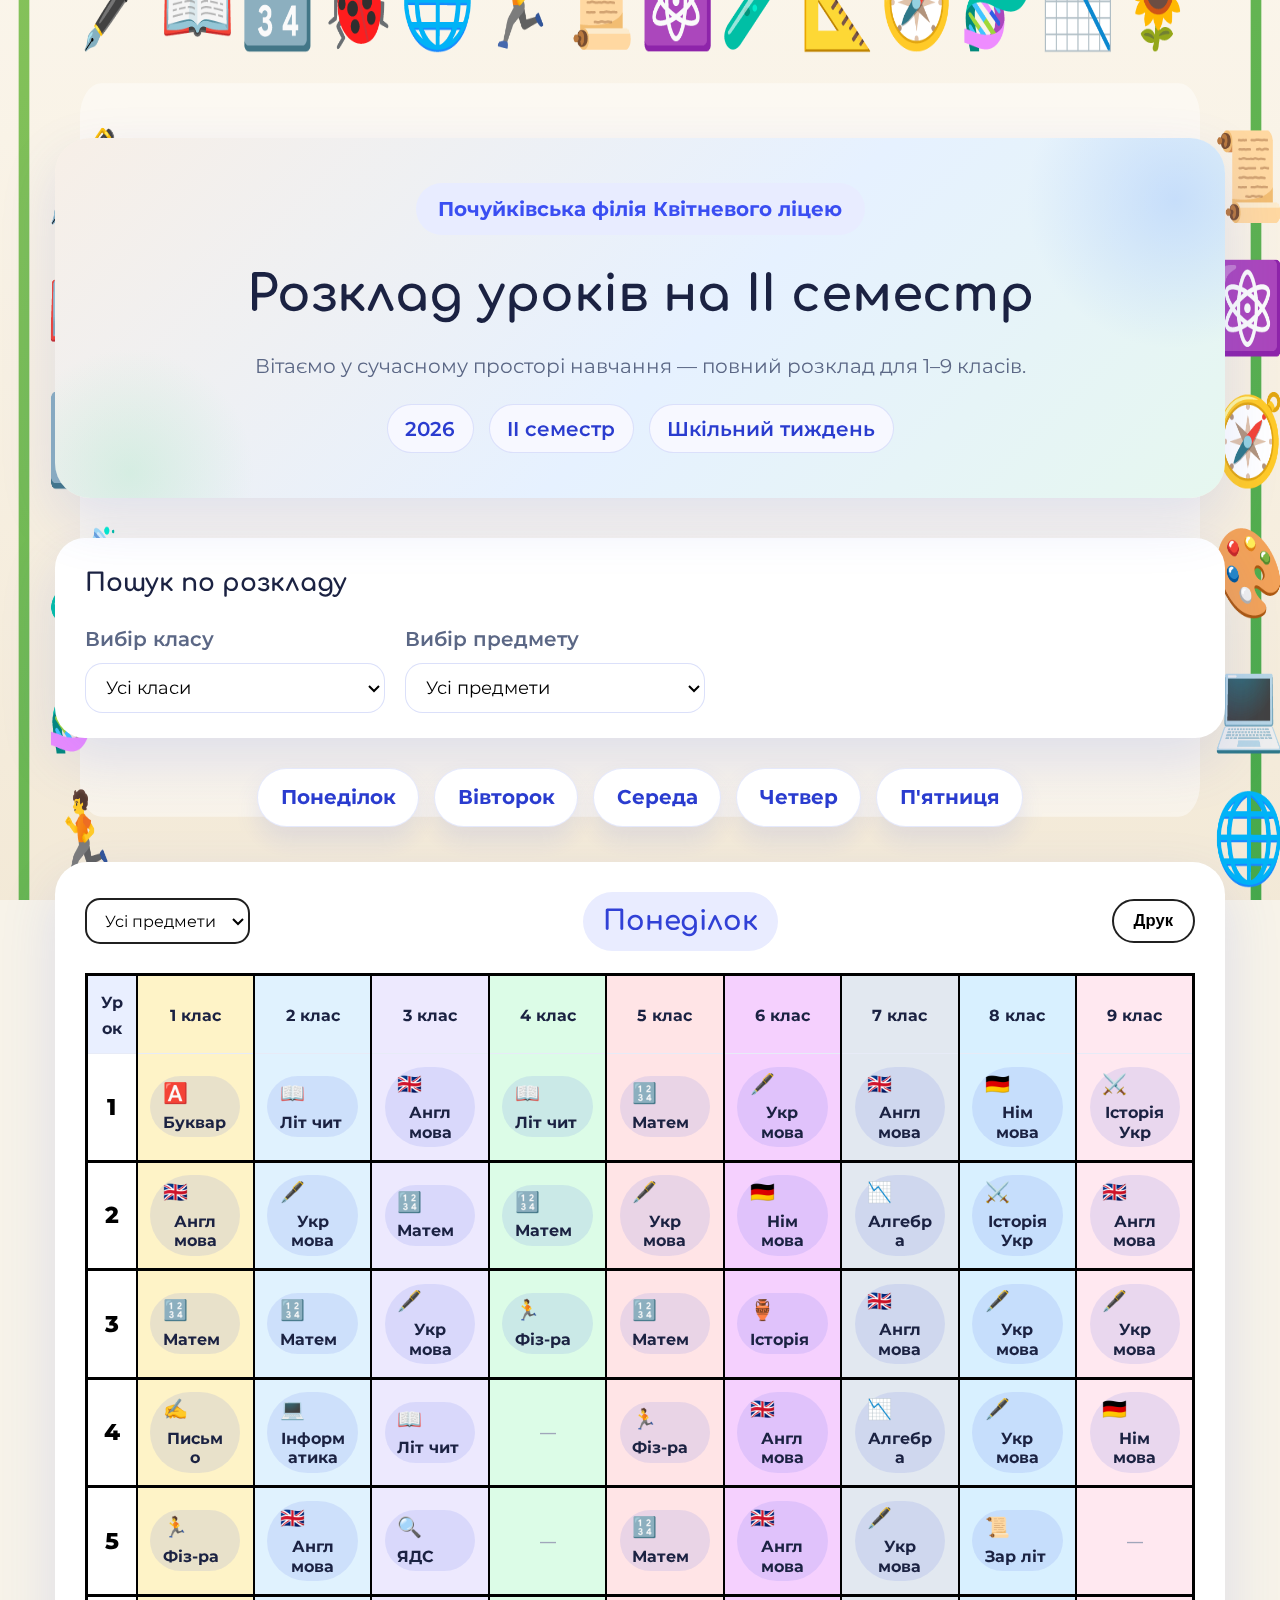
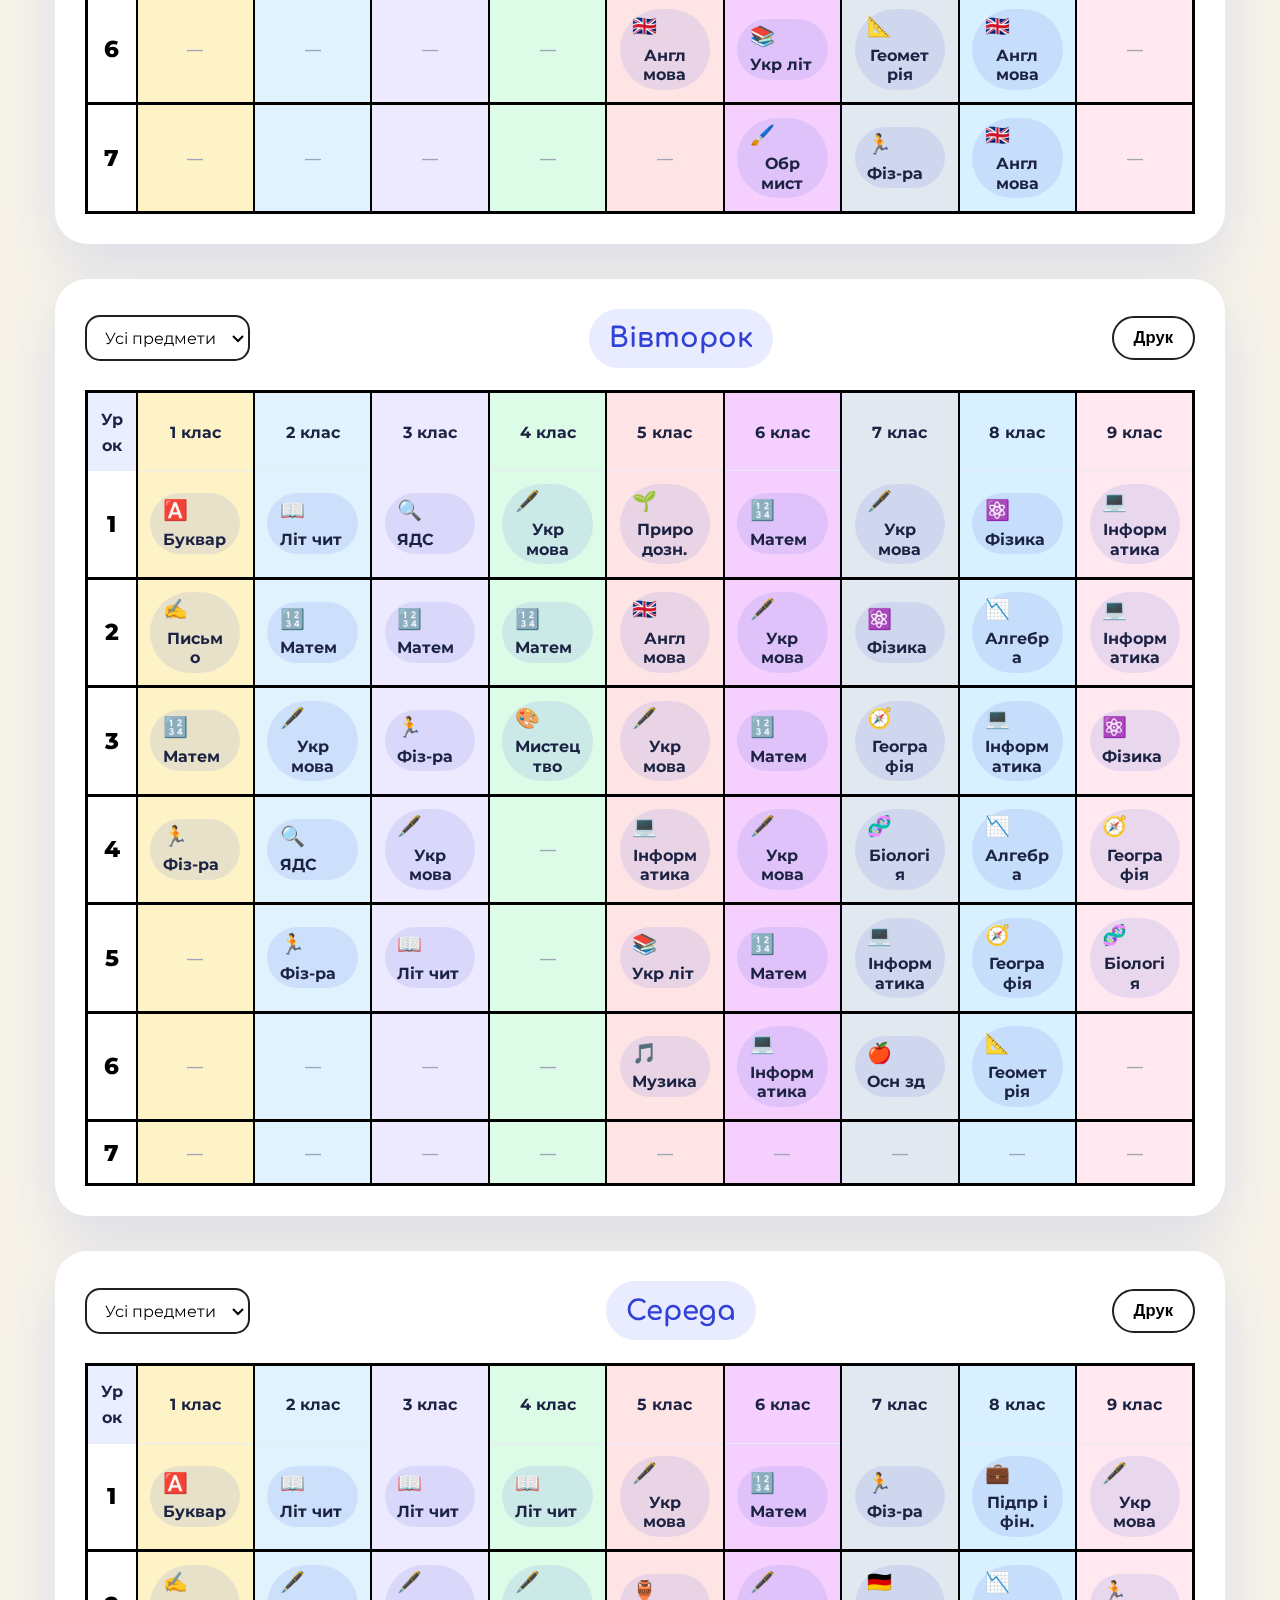
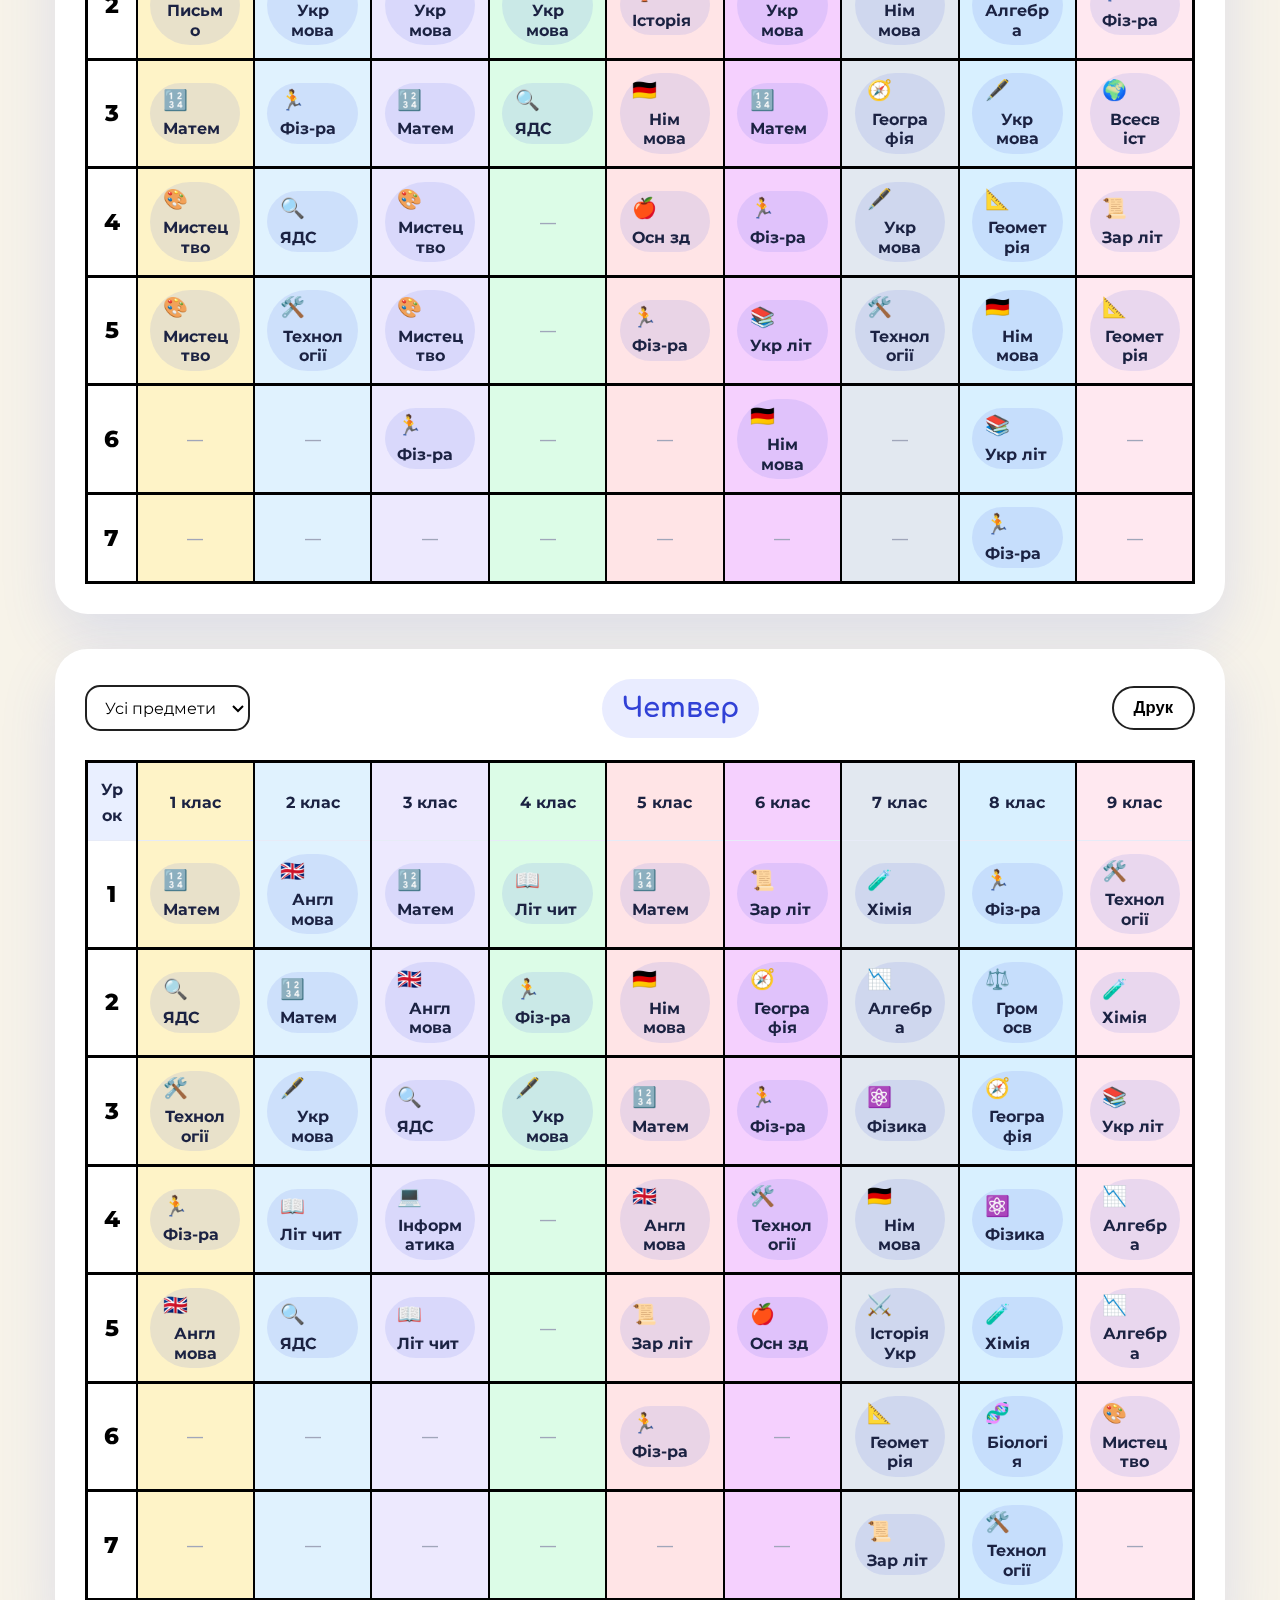
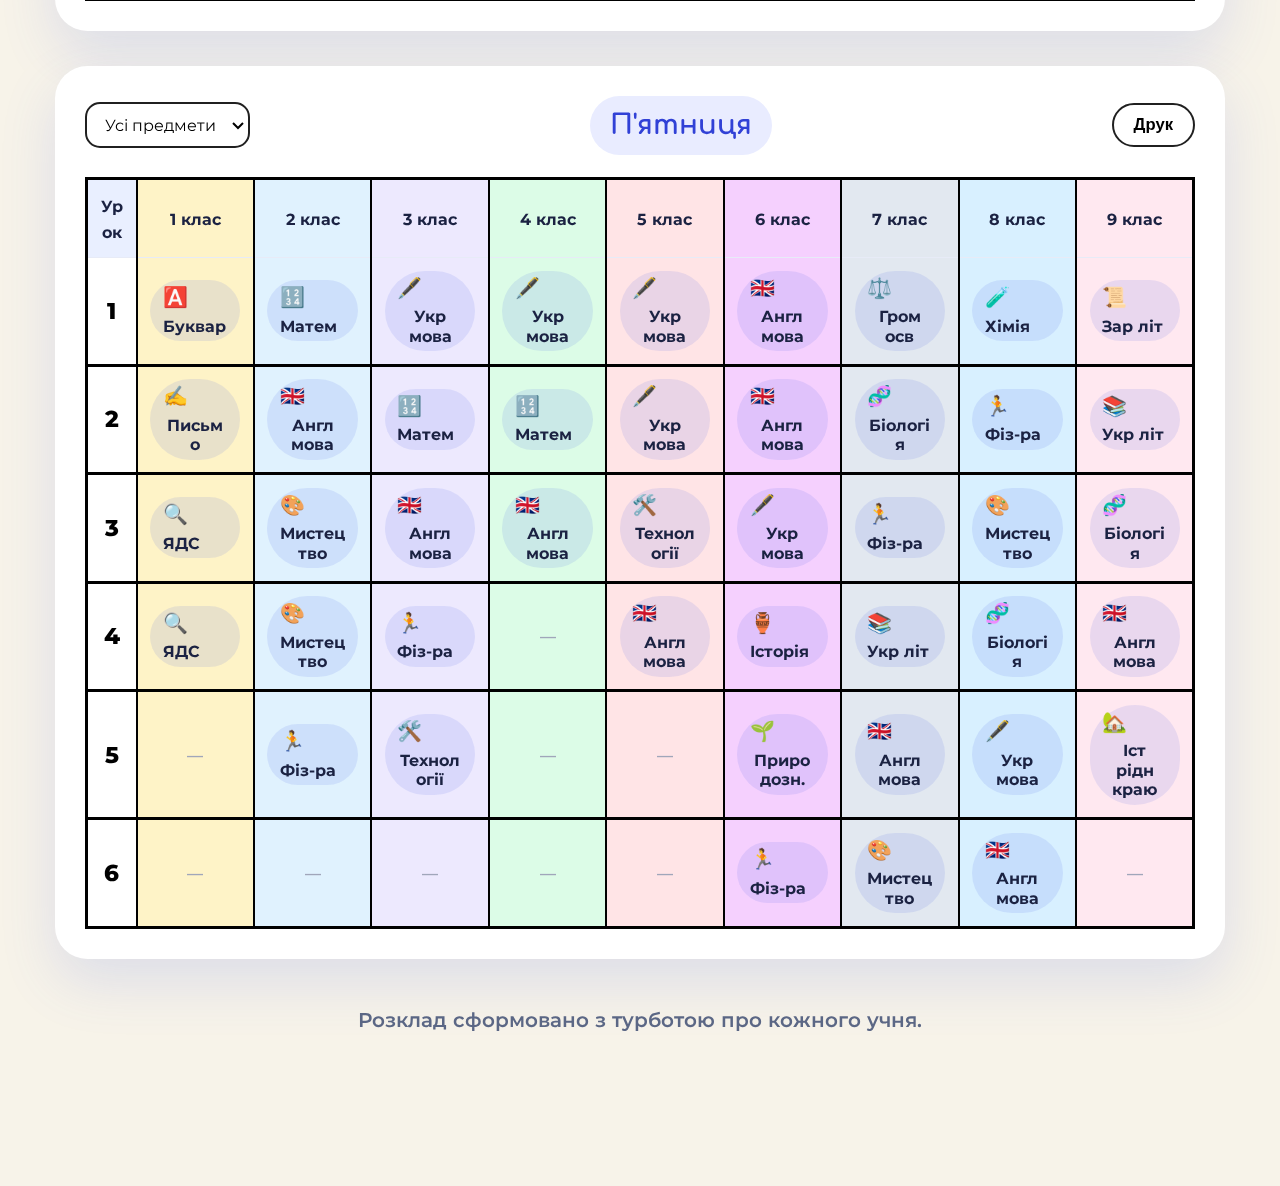
<file: Index.html>
<!doctype html>
<html lang="uk">
  <head>
    <meta charset="UTF-8" />
    <meta name="viewport" content="width=device-width, initial-scale=1.0" />
    <title>Розклад уроків на ІІ семестр</title>
    <link rel="preconnect" href="https://fonts.googleapis.com" />
    <link rel="preconnect" href="https://fonts.gstatic.com" crossorigin />
    <link
      href="https://fonts.googleapis.com/css2?family=Comfortaa:wght@400;600;700&family=Montserrat:wght@400;600;700&display=swap"
      rel="stylesheet"
    />
    <style>
      :root {
        color-scheme: light;
        --bg: #f3f6ff;
        --card: #ffffff;
        --accent: #4661f6;
        --accent-soft: #eef1ff;
        --accent-strong: #2a3ccf;
        --accent-warm: #ffe2c7;
        --accent-cool: #d8f0ff;
        --accent-lime: #d8f6e6;
        --accent-lilac: #ebe3ff;
        --text: #1b2242;
        --muted: #5b6785;
        --shadow: 0 18px 45px rgba(74, 99, 231, 0.15);
        --border: rgba(74, 99, 231, 0.12);
        --class-1: #fef3c7;
        --class-2: #e0f2fe;
        --class-3: #ede9fe;
        --class-4: #dcfce7;
        --class-5: #ffe4e6;
        --class-6: #f5d0fe;
        --class-7: #e2e8f0;
        --class-8: #d8f0ff;
        --class-9: #ffe8f0;
      }

      * {
        box-sizing: border-box;
        margin: 0;
        padding: 0;
      }

      body {
        font-family: "Montserrat", sans-serif;
        background: #f7f3e9;
        color: var(--text);
        line-height: 1.6;
        position: relative;
      }

      .bg-frame {
        position: fixed;
        inset: 0;
        z-index: 0;
        pointer-events: none;
        overflow: hidden;
        filter: none;
      }

      .bg-frame svg {
        width: 100%;
        height: calc(100% + 160px);
        transform: translateY(-80px);
        display: block;
      }

      .bg-frame text {
        filter: none;
      }

      .edge-tint {
        position: fixed;
        inset: 0;
        z-index: 1;
        background: rgba(255, 255, 255, 0);
        pointer-events: none;
      }

      .content-shield {
        position: fixed;
        inset: 0;
        z-index: 2;
        background: rgba(255, 255, 255, 0);
        pointer-events: none;
      }

      .app {
        position: relative;
        z-index: 3;
        padding: 110px 24px 120px;
        overflow-x: hidden;
      }

      .page {
        max-width: 1200px;
        margin: 0 auto;
        padding: 0 20px;
      }

      .hero {
        background: linear-gradient(135deg, #f7efe7 0%, #e6f1ff 55%, #e6f7ef 100%);
        border-radius: 28px;
        padding: 36px 40px;
        box-shadow: var(--shadow);
        margin-bottom: 32px;
        text-align: center;
        position: relative;
        overflow: hidden;
      }

      .hero::after {
        content: "";
        position: absolute;
        width: 240px;
        height: 240px;
        right: -80px;
        top: -70px;
        background: radial-gradient(circle, rgba(160, 195, 255, 0.45), transparent 70%);
      }

      .hero::before {
        content: "";
        position: absolute;
        width: 200px;
        height: 200px;
        left: -40px;
        bottom: -80px;
        background: radial-gradient(circle, rgba(188, 234, 210, 0.5), transparent 70%);
      }

      .hero__badge {
        display: inline-flex;
        align-items: center;
        justify-content: center;
        padding: 8px 18px;
        background: #e8ecff;
        border-radius: 999px;
        font-weight: 700;
        color: #3a4ef2;
        margin-bottom: 16px;
      }

      h1 {
        font-family: "Comfortaa", cursive;
        font-size: clamp(28px, 4vw, 40px);
        margin-bottom: 12px;
      }

      .hero__subtitle {
        color: var(--muted);
        max-width: 640px;
        margin: 0 auto;
      }

      .hero__meta {
        display: flex;
        justify-content: center;
        gap: 12px;
        flex-wrap: wrap;
        margin-top: 18px;
        font-weight: 600;
        color: var(--accent-strong);
      }

      .hero__meta span {
        background: #f7f8ff;
        border: 1px solid rgba(74, 99, 231, 0.16);
        padding: 6px 14px;
        border-radius: 999px;
      }

      .filters {
        background: #ffffff;
        border-radius: 24px;
        padding: 20px 24px;
        box-shadow: var(--shadow);
        margin-bottom: 24px;
        display: grid;
        gap: 16px;
      }

      .filters h2 {
        font-family: "Comfortaa", cursive;
        font-size: 20px;
      }

      .filters__grid {
        display: flex;
        flex-wrap: wrap;
        gap: 12px 16px;
        justify-content: flex-start;
      }

      .filters label {
        font-weight: 600;
        color: var(--muted);
        display: grid;
        gap: 6px;
        min-width: 240px;
      }

      .filters select {
        border: 1px solid rgba(74, 99, 231, 0.2);
        border-radius: 14px;
        padding: 10px 12px;
        font-size: 14px;
        font-family: inherit;
        outline: none;
        transition: border-color 0.2s ease, box-shadow 0.2s ease;
        background: #ffffff;
      }

      .filters select:focus {
        border-color: var(--accent);
        box-shadow: 0 0 0 3px rgba(74, 99, 231, 0.15);
      }

      .schedule {
        display: flex;
        flex-direction: column;
        gap: 28px;
      }

      .day-nav {
        display: flex;
        gap: 12px;
        flex-wrap: wrap;
        margin-bottom: 28px;
        justify-content: center;
      }

      .day-nav__link {
        text-decoration: none;
        color: var(--accent-strong);
        font-weight: 700;
        padding: 10px 18px;
        border-radius: 999px;
        background: #ffffff;
        border: 1px solid rgba(74, 99, 231, 0.14);
        box-shadow: 0 10px 20px rgba(74, 99, 231, 0.12);
        transition: transform 0.2s ease, box-shadow 0.2s ease;
      }

      .day-nav__link:hover {
        transform: translateY(-2px);
        box-shadow: 0 14px 30px rgba(74, 99, 231, 0.2);
      }

      .day-card {
        background: #ffffff;
        border-radius: 26px;
        padding: 24px;
        box-shadow: var(--shadow);
      }

      .day-header {
        display: grid;
        grid-template-columns: auto 1fr auto;
        align-items: center;
        gap: 16px;
        margin-bottom: 18px;
      }

      .day-pill {
        display: inline-flex;
        align-items: center;
        padding: 6px 16px;
        border-radius: 999px;
        background: #e9ecff;
        color: #3141d6;
        font-weight: 700;
        font-family: "Comfortaa", cursive;
        font-size: 22px;
        justify-self: center;
      }

      .day-select {
        display: grid;
        gap: 6px;
        font-weight: 700;
        font-size: 14px;
        color: var(--text);
      }

      .day-select select {
        border: 2px solid #202020;
        border-radius: 12px;
        padding: 8px 10px;
        font-size: 13px;
        font-family: inherit;
        background: #ffffff;
      }

      .print-button {
        border: 2px solid #202020;
        background: #ffffff;
        border-radius: 999px;
        padding: 8px 16px;
        font-weight: 700;
        cursor: pointer;
        transition: transform 0.2s ease, box-shadow 0.2s ease;
        justify-self: end;
      }

      .print-button:hover {
        transform: translateY(-1px);
        box-shadow: 0 6px 14px rgba(0, 0, 0, 0.15);
      }

      .table-wrap {
        overflow-x: auto;
        -webkit-overflow-scrolling: touch;
      }

      table {
        width: 100%;
        border-collapse: collapse;
        table-layout: fixed;
        border: 3px solid #000000;
      }

      th,
      td {
        padding: 10px 10px;
        text-align: left;
        border-bottom: 1px solid #e7ebf7;
        border-right: 2px solid #000000;
        font-size: 13px;
        word-break: break-word;
      }

      th {
        background: #e9efff;
        color: var(--text);
        font-weight: 700;
      }

      th:nth-child(2),
      td:nth-child(2) {
        background: var(--class-1);
        font-weight: 700;
      }

      th:nth-child(3),
      td:nth-child(3) {
        background: var(--class-2);
        font-weight: 700;
      }

      th:nth-child(4),
      td:nth-child(4) {
        background: var(--class-3);
        font-weight: 700;
      }

      th:nth-child(5),
      td:nth-child(5) {
        background: var(--class-4);
        font-weight: 700;
      }

      th:nth-child(6),
      td:nth-child(6) {
        background: var(--class-5);
        font-weight: 700;
      }

      th:nth-child(7),
      td:nth-child(7) {
        background: var(--class-6);
        font-weight: 700;
      }

      th:nth-child(8),
      td:nth-child(8) {
        background: var(--class-7);
        font-weight: 700;
      }

      th:nth-child(9),
      td:nth-child(9) {
        background: var(--class-8);
        font-weight: 700;
      }

      th:nth-child(10),
      td:nth-child(10) {
        background: var(--class-9);
        font-weight: 700;
      }

      th:not(:first-child),
      td:not(:first-child) {
        text-align: center;
      }

      th:first-child,
      td:first-child {
        text-align: center;
        width: 40px;
      }

      tbody td {
        border-bottom: 3px solid #000000;
      }

      .subject {
        font-weight: 700;
        display: inline-flex;
        align-items: center;
        gap: 6px;
        background: rgba(74, 99, 231, 0.12);
        padding: 4px 10px;
        border-radius: 999px;
        flex-wrap: wrap;
        line-height: 1.2;
      }

      .subject::before {
        content: attr(data-icon);
        font-size: 16px;
      }

      td.filter-dim .subject {
        opacity: 0.25;
      }

      td.filter-match .subject {
        background: rgba(74, 99, 231, 0.2);
        box-shadow: 0 4px 12px rgba(74, 99, 231, 0.18);
      }

      td.day-filter-dim .subject {
        opacity: 0.25;
      }

      td.day-filter-match .subject {
        background: rgba(74, 99, 231, 0.2);
        box-shadow: 0 4px 12px rgba(74, 99, 231, 0.18);
      }

      th.is-hidden,
      td.is-hidden {
        display: none;
      }

      .empty {
        color: #a0a6ba;
        font-weight: 600;
      }

      tbody td:first-child {
        font-size: 18px;
        font-weight: 800;
        color: #000000;
      }

      .footer {
        margin-top: 36px;
        text-align: center;
        color: var(--muted);
        font-weight: 600;
      }

      @media (max-width: 900px) {
        .page {
          padding: 32px 16px 60px;
        }

        .hero {
          padding: 28px 24px;
        }

        .day-card {
          padding: 20px;
        }

        .day-nav {
          gap: 8px;
        }

        .day-nav__link {
          padding: 8px 14px;
        }

        .day-header {
          grid-template-columns: 1fr;
          justify-items: center;
        }

        .print-button {
          justify-self: center;
        }
      }

      @media (min-width: 901px) {
        body {
          zoom: 1.25;
        }
      }

      @media print {
        html,
        body {
          background: #ffffff;
          height: auto;
          margin: 0;
        }

        body.print-day .day-card {
          display: none;
        }

        body.print-day .day-card.is-print {
          display: block;
        }

        .hero,
        .filters,
        .day-nav,
        .footer,
        .print-button,
        .day-select {
          display: none;
        }

        .bg-frame,
        .edge-tint,
        .content-shield {
          display: none !important;
        }

        .app,
        .page {
          padding: 0;
          margin: 0;
        }

        .page {
          max-width: none;
          width: 100%;
        }

        .day-card {
          box-shadow: none;
          border: none;
          padding: 0;
          page-break-inside: avoid;
        }

        .table-wrap {
          overflow: visible;
        }

        table {
          page-break-inside: avoid;
          width: 100%;
        }

        @page {
          size: A4 portrait;
          margin: 10mm;
        }
      }

      @media (max-width: 700px) {
        .bg-frame,
        .edge-tint,
        .content-shield {
          display: none;
        }

        .app {
          padding: 32px 12px 48px;
        }

        .page {
          padding: 0;
        }

        th,
        td {
          font-size: 12px;
          padding: 8px 8px;
        }

        .subject {
          font-size: 12px;
        }
      }

      @media (max-width: 600px) {
        .table-wrap {
          margin-left: -8px;
          margin-right: -8px;
          padding: 0 8px;
        }

        table {
          min-width: 1100px;
        }

        th,
        td {
          font-size: 11px;
          padding: 8px 6px;
        }

        .subject {
          font-size: 11px;
          padding: 4px 8px;
        }
      }
    </style>
  </head>
  <body>
    <div class="bg-frame" aria-hidden="true">
      <svg xmlns="http://www.w3.org/2000/svg" viewBox="0 0 1920 1080" preserveAspectRatio="none">
        <defs>
          <linearGradient id="paper" x1="0" x2="0" y1="0" y2="1">
            <stop offset="0" stop-color="#fbf6ec" />
            <stop offset="1" stop-color="#f2e8d5" />
          </linearGradient>
          <linearGradient id="frame" x1="0" x2="1" y1="0" y2="1">
            <stop offset="0" stop-color="#86c25a" />
            <stop offset="1" stop-color="#45a84b" />
          </linearGradient>
        </defs>
        <rect width="1920" height="1080" fill="url(#paper)" />
        <rect
          x="36"
          y="36"
          width="1848"
          height="1008"
          fill="none"
          stroke="url(#frame)"
          stroke-width="16"
          rx="36"
        />
        <rect x="120" y="180" width="1680" height="720" fill="#ffffff" opacity="0.45" rx="32" />
        <g
          font-family="'Segoe UI Emoji','Apple Color Emoji','Noto Color Emoji',sans-serif"
          font-size="90"
          opacity="1"
        >
          <text x="120" y="130">🖋️</text>
          <text x="240" y="130">📖</text>
          <text x="360" y="130">🔢</text>
          <text x="480" y="130">🐞</text>
          <text x="600" y="130">🌐</text>
          <text x="720" y="130">🏃</text>
          <text x="840" y="130">📜</text>
          <text x="960" y="130">⚛️</text>
          <text x="1080" y="130">🧪</text>
          <text x="1200" y="130">📐</text>
          <text x="1320" y="130">🧭</text>
          <text x="1440" y="130">🧬</text>
          <text x="1560" y="130">📉</text>
          <text x="1680" y="130">🌻</text>
        </g>
        <g
          font-family="'Segoe UI Emoji','Apple Color Emoji','Noto Color Emoji',sans-serif"
          font-size="90"
          opacity="1"
        >
          <text x="140" y="1030">🇬🇧</text>
          <text x="260" y="1030">🔨</text>
          <text x="380" y="1030">💻</text>
          <text x="500" y="1030">🍏</text>
          <text x="620" y="1030">🎵</text>
          <text x="740" y="1030">🩺</text>
          <text x="860" y="1030">🔭</text>
          <text x="980" y="1030">🛡️</text>
          <text x="1100" y="1030">🎨</text>
          <text x="1220" y="1030">⚖️</text>
          <text x="1340" y="1030">🧪</text>
          <text x="1460" y="1030">📜</text>
          <text x="1580" y="1030">🧭</text>
          <text x="1700" y="1030">📖</text>
        </g>
        <g
          font-family="'Segoe UI Emoji','Apple Color Emoji','Noto Color Emoji',sans-serif"
          font-size="86"
          opacity="1"
        >
          <text x="70" y="300">🖋️</text>
          <text x="70" y="430">📖</text>
          <text x="70" y="560">🔢</text>
          <text x="70" y="690">🧪</text>
          <text x="70" y="820">🧬</text>
          <text x="70" y="950">🏃</text>
        </g>
        <g
          font-family="'Segoe UI Emoji','Apple Color Emoji','Noto Color Emoji',sans-serif"
          font-size="86"
          opacity="1"
        >
          <text x="1820" y="300">📜</text>
          <text x="1820" y="430">⚛️</text>
          <text x="1820" y="560">🧭</text>
          <text x="1820" y="690">🎨</text>
          <text x="1820" y="820">💻</text>
          <text x="1820" y="950">🌐</text>
        </g>
      </svg>
    </div>
    <div class="edge-tint" aria-hidden="true"></div>
    <div class="content-shield" aria-hidden="true"></div>
    <div class="app">
      <div class="page">
        <header class="hero">
          <div class="hero__badge">Почуйківська філія Квітневого ліцею</div>
          <h1>Розклад уроків на ІІ семестр</h1>
        <p class="hero__subtitle">
          Вітаємо у сучасному просторі навчання — повний розклад для 1–9 класів.
        </p>
          <div class="hero__meta">
            <span>2026</span>
            <span>II семестр</span>
            <span>Шкільний тиждень</span>
          </div>
        </header>

        <section class="filters">
          <h2>Пошук по розкладу</h2>
          <div class="filters__grid">
            <label>
              Вибір класу
              <select id="classSearch">
                <option value="">Усі класи</option>
                <option value="1 клас">1 клас</option>
                <option value="2 клас">2 клас</option>
                <option value="3 клас">3 клас</option>
                <option value="4 клас">4 клас</option>
                <option value="5 клас">5 клас</option>
                <option value="6 клас">6 клас</option>
                <option value="7 клас">7 клас</option>
                <option value="8 клас">8 клас</option>
                <option value="9 клас">9 клас</option>
              </select>
            </label>
            <label>
              Вибір предмету
              <select id="subjectSearch">
                <option value="">Усі предмети</option>
                <option value="Буквар">Буквар</option>
                <option value="Письмо">Письмо</option>
                <option value="Літ чит">Літ чит</option>
                <option value="ЯДС">ЯДС</option>
                <option value="Матем">Матем</option>
                <option value="Укр мова">Укр мова</option>
                <option value="Англ мова">Англ мова</option>
                <option value="Нім мова">Нім мова</option>
                <option value="Фіз-ра">Фіз-ра</option>
                <option value="Природозн.">Природозн.</option>
                <option value="Інформатика">Інформатика</option>
                <option value="Укр літ">Укр літ</option>
                <option value="Зар літ">Зар літ</option>
                <option value="Історія">Історія</option>
                <option value="Історія Укр">Історія Укр</option>
                <option value="Всесв іст">Всесв іст</option>
                <option value="Іст рідн краю">Іст рідн краю</option>
                <option value="Алгебра">Алгебра</option>
                <option value="Геометрія">Геометрія</option>
                <option value="Фізика">Фізика</option>
                <option value="Хімія">Хімія</option>
                <option value="Біологія">Біологія</option>
                <option value="Географія">Географія</option>
                <option value="Гром осв">Гром осв</option>
                <option value="Осн зд">Осн зд</option>
                <option value="Підпр і фін.">Підпр і фін.</option>
                <option value="Музика">Музика</option>
                <option value="Мистецтво">Мистецтво</option>
                <option value="Обр мист">Обр мист</option>
                <option value="Технології">Технології</option>
              </select>
            </label>
          </div>
        </section>

        <nav class="day-nav" aria-label="Навігація по днях тижня">
          <a href="#monday" class="day-nav__link">Понеділок</a>
          <a href="#tuesday" class="day-nav__link">Вівторок</a>
          <a href="#wednesday" class="day-nav__link">Середа</a>
          <a href="#thursday" class="day-nav__link">Четвер</a>
          <a href="#friday" class="day-nav__link">П'ятниця</a>
        </nav>

        <main class="schedule">
          <section class="day-card" id="monday">
            <div class="day-header">
              <label class="day-select" aria-label="Вибір предмету">
                <select class="day-subject" aria-label="Вибір предмету">
                  <option value="">Усі предмети</option>
                  <option value="Буквар">Буквар</option>
                  <option value="Письмо">Письмо</option>
                  <option value="Літ чит">Літ чит</option>
                  <option value="ЯДС">ЯДС</option>
                  <option value="Матем">Матем</option>
                  <option value="Укр мова">Укр мова</option>
                  <option value="Англ мова">Англ мова</option>
                  <option value="Нім мова">Нім мова</option>
                  <option value="Фіз-ра">Фіз-ра</option>
                  <option value="Природозн.">Природозн.</option>
                  <option value="Інформатика">Інформатика</option>
                  <option value="Укр літ">Укр літ</option>
                  <option value="Зар літ">Зар літ</option>
                  <option value="Історія">Історія</option>
                  <option value="Історія Укр">Історія Укр</option>
                  <option value="Всесв іст">Всесв іст</option>
                  <option value="Іст рідн краю">Іст рідн краю</option>
                  <option value="Алгебра">Алгебра</option>
                  <option value="Геометрія">Геометрія</option>
                  <option value="Фізика">Фізика</option>
                  <option value="Хімія">Хімія</option>
                  <option value="Біологія">Біологія</option>
                  <option value="Географія">Географія</option>
                  <option value="Гром осв">Гром осв</option>
                  <option value="Осн зд">Осн зд</option>
                  <option value="Підпр і фін.">Підпр і фін.</option>
                  <option value="Музика">Музика</option>
                  <option value="Мистецтво">Мистецтво</option>
                  <option value="Обр мист">Обр мист</option>
                  <option value="Технології">Технології</option>
                </select>
              </label>
              <span class="day-pill">Понеділок</span>
              <button class="print-button" type="button">Друк</button>
            </div>
            <div class="table-wrap">
              <table>
                <thead>
                  <tr>
                    <th>Урок</th>
                    <th>1 клас</th>
                    <th>2 клас</th>
                    <th>3 клас</th>
                    <th>4 клас</th>
                    <th>5 клас</th>
                    <th>6 клас</th>
                    <th>7 клас</th>
                    <th>8 клас</th>
                    <th>9 клас</th>
                  </tr>
                </thead>
                <tbody>
                  <tr>
                    <td>1</td>
                    <td><span class="subject" data-icon="🅰️">Буквар</span></td>
                    <td><span class="subject" data-icon="📖">Літ чит</span></td>
                    <td><span class="subject" data-icon="🇬🇧">Англ мова</span></td>
                    <td><span class="subject" data-icon="📖">Літ чит</span></td>
                    <td><span class="subject" data-icon="🔢">Матем</span></td>
                    <td><span class="subject" data-icon="🖋️">Укр мова</span></td>
                    <td><span class="subject" data-icon="🇬🇧">Англ мова</span></td>
                    <td><span class="subject" data-icon="🇩🇪">Нім мова</span></td>
                    <td><span class="subject" data-icon="⚔️">Історія Укр</span></td>
                  </tr>
                  <tr>
                    <td>2</td>
                    <td><span class="subject" data-icon="🇬🇧">Англ мова</span></td>
                    <td><span class="subject" data-icon="🖋️">Укр мова</span></td>
                    <td><span class="subject" data-icon="🔢">Матем</span></td>
                    <td><span class="subject" data-icon="🔢">Матем</span></td>
                    <td><span class="subject" data-icon="🖋️">Укр мова</span></td>
                    <td><span class="subject" data-icon="🇩🇪">Нім мова</span></td>
                    <td><span class="subject" data-icon="📉">Алгебра</span></td>
                    <td><span class="subject" data-icon="⚔️">Історія Укр</span></td>
                    <td><span class="subject" data-icon="🇬🇧">Англ мова</span></td>
                  </tr>
                  <tr>
                    <td>3</td>
                    <td><span class="subject" data-icon="🔢">Матем</span></td>
                    <td><span class="subject" data-icon="🔢">Матем</span></td>
                    <td><span class="subject" data-icon="🖋️">Укр мова</span></td>
                    <td><span class="subject" data-icon="🏃">Фіз-ра</span></td>
                    <td><span class="subject" data-icon="🔢">Матем</span></td>
                    <td><span class="subject" data-icon="🏺">Історія</span></td>
                    <td><span class="subject" data-icon="🇬🇧">Англ мова</span></td>
                    <td><span class="subject" data-icon="🖋️">Укр мова</span></td>
                    <td><span class="subject" data-icon="🖋️">Укр мова</span></td>
                  </tr>
                  <tr>
                    <td>4</td>
                    <td><span class="subject" data-icon="✍️">Письмо</span></td>
                    <td><span class="subject" data-icon="💻">Інформатика</span></td>
                    <td><span class="subject" data-icon="📖">Літ чит</span></td>
                    <td><span class="empty">—</span></td>
                    <td><span class="subject" data-icon="🏃">Фіз-ра</span></td>
                    <td><span class="subject" data-icon="🇬🇧">Англ мова</span></td>
                    <td><span class="subject" data-icon="📉">Алгебра</span></td>
                    <td><span class="subject" data-icon="🖋️">Укр мова</span></td>
                    <td><span class="subject" data-icon="🇩🇪">Нім мова</span></td>
                  </tr>
                  <tr>
                    <td>5</td>
                    <td><span class="subject" data-icon="🏃">Фіз-ра</span></td>
                    <td><span class="subject" data-icon="🇬🇧">Англ мова</span></td>
                    <td><span class="subject" data-icon="🔍">ЯДС</span></td>
                    <td><span class="empty">—</span></td>
                    <td><span class="subject" data-icon="🔢">Матем</span></td>
                    <td><span class="subject" data-icon="🇬🇧">Англ мова</span></td>
                    <td><span class="subject" data-icon="🖋️">Укр мова</span></td>
                    <td><span class="subject" data-icon="📜">Зар літ</span></td>
                    <td><span class="empty">—</span></td>
                  </tr>
                  <tr>
                    <td>6</td>
                    <td><span class="empty">—</span></td>
                    <td><span class="empty">—</span></td>
                    <td><span class="empty">—</span></td>
                    <td><span class="empty">—</span></td>
                    <td><span class="subject" data-icon="🇬🇧">Англ мова</span></td>
                    <td><span class="subject" data-icon="📚">Укр літ</span></td>
                    <td><span class="subject" data-icon="📐">Геометрія</span></td>
                    <td><span class="subject" data-icon="🇬🇧">Англ мова</span></td>
                    <td><span class="empty">—</span></td>
                  </tr>
                  <tr>
                    <td>7</td>
                    <td><span class="empty">—</span></td>
                    <td><span class="empty">—</span></td>
                    <td><span class="empty">—</span></td>
                    <td><span class="empty">—</span></td>
                    <td><span class="empty">—</span></td>
                    <td><span class="subject" data-icon="🖌️">Обр мист</span></td>
                    <td><span class="subject" data-icon="🏃">Фіз-ра</span></td>
                    <td><span class="subject" data-icon="🇬🇧">Англ мова</span></td>
                    <td><span class="empty">—</span></td>
                  </tr>
                </tbody>
              </table>
            </div>
          </section>

          <section class="day-card" id="tuesday">
            <div class="day-header">
              <label class="day-select" aria-label="Вибір предмету">
                <select class="day-subject" aria-label="Вибір предмету">
                  <option value="">Усі предмети</option>
                  <option value="Буквар">Буквар</option>
                  <option value="Письмо">Письмо</option>
                  <option value="Літ чит">Літ чит</option>
                  <option value="ЯДС">ЯДС</option>
                  <option value="Матем">Матем</option>
                  <option value="Укр мова">Укр мова</option>
                  <option value="Англ мова">Англ мова</option>
                  <option value="Нім мова">Нім мова</option>
                  <option value="Фіз-ра">Фіз-ра</option>
                  <option value="Природозн.">Природозн.</option>
                  <option value="Інформатика">Інформатика</option>
                  <option value="Укр літ">Укр літ</option>
                  <option value="Зар літ">Зар літ</option>
                  <option value="Історія">Історія</option>
                  <option value="Історія Укр">Історія Укр</option>
                  <option value="Всесв іст">Всесв іст</option>
                  <option value="Іст рідн краю">Іст рідн краю</option>
                  <option value="Алгебра">Алгебра</option>
                  <option value="Геометрія">Геометрія</option>
                  <option value="Фізика">Фізика</option>
                  <option value="Хімія">Хімія</option>
                  <option value="Біологія">Біологія</option>
                  <option value="Географія">Географія</option>
                  <option value="Гром осв">Гром осв</option>
                  <option value="Осн зд">Осн зд</option>
                  <option value="Підпр і фін.">Підпр і фін.</option>
                  <option value="Музика">Музика</option>
                  <option value="Мистецтво">Мистецтво</option>
                  <option value="Обр мист">Обр мист</option>
                  <option value="Технології">Технології</option>
                </select>
              </label>
              <span class="day-pill">Вівторок</span>
              <button class="print-button" type="button">Друк</button>
            </div>
            <div class="table-wrap">
              <table>
                <thead>
                  <tr>
                    <th>Урок</th>
                    <th>1 клас</th>
                    <th>2 клас</th>
                    <th>3 клас</th>
                    <th>4 клас</th>
                    <th>5 клас</th>
                    <th>6 клас</th>
                    <th>7 клас</th>
                    <th>8 клас</th>
                    <th>9 клас</th>
                  </tr>
                </thead>
                <tbody>
                  <tr>
                    <td>1</td>
                    <td><span class="subject" data-icon="🅰️">Буквар</span></td>
                    <td><span class="subject" data-icon="📖">Літ чит</span></td>
                    <td><span class="subject" data-icon="🔍">ЯДС</span></td>
                    <td><span class="subject" data-icon="🖋️">Укр мова</span></td>
                    <td><span class="subject" data-icon="🌱">Природозн.</span></td>
                    <td><span class="subject" data-icon="🔢">Матем</span></td>
                    <td><span class="subject" data-icon="🖋️">Укр мова</span></td>
                    <td><span class="subject" data-icon="⚛️">Фізика</span></td>
                    <td><span class="subject" data-icon="💻">Інформатика</span></td>
                  </tr>
                  <tr>
                    <td>2</td>
                    <td><span class="subject" data-icon="✍️">Письмо</span></td>
                    <td><span class="subject" data-icon="🔢">Матем</span></td>
                    <td><span class="subject" data-icon="🔢">Матем</span></td>
                    <td><span class="subject" data-icon="🔢">Матем</span></td>
                    <td><span class="subject" data-icon="🇬🇧">Англ мова</span></td>
                    <td><span class="subject" data-icon="🖋️">Укр мова</span></td>
                    <td><span class="subject" data-icon="⚛️">Фізика</span></td>
                    <td><span class="subject" data-icon="📉">Алгебра</span></td>
                    <td><span class="subject" data-icon="💻">Інформатика</span></td>
                  </tr>
                  <tr>
                    <td>3</td>
                    <td><span class="subject" data-icon="🔢">Матем</span></td>
                    <td><span class="subject" data-icon="🖋️">Укр мова</span></td>
                    <td><span class="subject" data-icon="🏃">Фіз-ра</span></td>
                    <td><span class="subject" data-icon="🎨">Мистецтво</span></td>
                    <td><span class="subject" data-icon="🖋️">Укр мова</span></td>
                    <td><span class="subject" data-icon="🔢">Матем</span></td>
                    <td><span class="subject" data-icon="🧭">Географія</span></td>
                    <td><span class="subject" data-icon="💻">Інформатика</span></td>
                    <td><span class="subject" data-icon="⚛️">Фізика</span></td>
                  </tr>
                  <tr>
                    <td>4</td>
                    <td><span class="subject" data-icon="🏃">Фіз-ра</span></td>
                    <td><span class="subject" data-icon="🔍">ЯДС</span></td>
                    <td><span class="subject" data-icon="🖋️">Укр мова</span></td>
                    <td><span class="empty">—</span></td>
                    <td><span class="subject" data-icon="💻">Інформатика</span></td>
                    <td><span class="subject" data-icon="🖋️">Укр мова</span></td>
                    <td><span class="subject" data-icon="🧬">Біологія</span></td>
                    <td><span class="subject" data-icon="📉">Алгебра</span></td>
                    <td><span class="subject" data-icon="🧭">Географія</span></td>
                  </tr>
                  <tr>
                    <td>5</td>
                    <td><span class="empty">—</span></td>
                    <td><span class="subject" data-icon="🏃">Фіз-ра</span></td>
                    <td><span class="subject" data-icon="📖">Літ чит</span></td>
                    <td><span class="empty">—</span></td>
                    <td><span class="subject" data-icon="📚">Укр літ</span></td>
                    <td><span class="subject" data-icon="🔢">Матем</span></td>
                    <td><span class="subject" data-icon="💻">Інформатика</span></td>
                    <td><span class="subject" data-icon="🧭">Географія</span></td>
                    <td><span class="subject" data-icon="🧬">Біологія</span></td>
                  </tr>
                  <tr>
                    <td>6</td>
                    <td><span class="empty">—</span></td>
                    <td><span class="empty">—</span></td>
                    <td><span class="empty">—</span></td>
                    <td><span class="empty">—</span></td>
                    <td><span class="subject" data-icon="🎵">Музика</span></td>
                    <td><span class="subject" data-icon="💻">Інформатика</span></td>
                    <td><span class="subject" data-icon="🍎">Осн зд</span></td>
                    <td><span class="subject" data-icon="📐">Геометрія</span></td>
                    <td><span class="empty">—</span></td>
                  </tr>
                  <tr>
                    <td>7</td>
                    <td><span class="empty">—</span></td>
                    <td><span class="empty">—</span></td>
                    <td><span class="empty">—</span></td>
                    <td><span class="empty">—</span></td>
                    <td><span class="empty">—</span></td>
                    <td><span class="empty">—</span></td>
                    <td><span class="empty">—</span></td>
                    <td><span class="empty">—</span></td>
                    <td><span class="empty">—</span></td>
                  </tr>
                </tbody>
              </table>
            </div>
          </section>

          <section class="day-card" id="wednesday">
            <div class="day-header">
              <label class="day-select" aria-label="Вибір предмету">
                <select class="day-subject" aria-label="Вибір предмету">
                  <option value="">Усі предмети</option>
                  <option value="Буквар">Буквар</option>
                  <option value="Письмо">Письмо</option>
                  <option value="Літ чит">Літ чит</option>
                  <option value="ЯДС">ЯДС</option>
                  <option value="Матем">Матем</option>
                  <option value="Укр мова">Укр мова</option>
                  <option value="Англ мова">Англ мова</option>
                  <option value="Нім мова">Нім мова</option>
                  <option value="Фіз-ра">Фіз-ра</option>
                  <option value="Природозн.">Природозн.</option>
                  <option value="Інформатика">Інформатика</option>
                  <option value="Укр літ">Укр літ</option>
                  <option value="Зар літ">Зар літ</option>
                  <option value="Історія">Історія</option>
                  <option value="Історія Укр">Історія Укр</option>
                  <option value="Всесв іст">Всесв іст</option>
                  <option value="Іст рідн краю">Іст рідн краю</option>
                  <option value="Алгебра">Алгебра</option>
                  <option value="Геометрія">Геометрія</option>
                  <option value="Фізика">Фізика</option>
                  <option value="Хімія">Хімія</option>
                  <option value="Біологія">Біологія</option>
                  <option value="Географія">Географія</option>
                  <option value="Гром осв">Гром осв</option>
                  <option value="Осн зд">Осн зд</option>
                  <option value="Підпр і фін.">Підпр і фін.</option>
                  <option value="Музика">Музика</option>
                  <option value="Мистецтво">Мистецтво</option>
                  <option value="Обр мист">Обр мист</option>
                  <option value="Технології">Технології</option>
                </select>
              </label>
              <span class="day-pill">Середа</span>
              <button class="print-button" type="button">Друк</button>
            </div>
            <div class="table-wrap">
              <table>
                <thead>
                  <tr>
                    <th>Урок</th>
                    <th>1 клас</th>
                    <th>2 клас</th>
                    <th>3 клас</th>
                    <th>4 клас</th>
                    <th>5 клас</th>
                    <th>6 клас</th>
                    <th>7 клас</th>
                    <th>8 клас</th>
                    <th>9 клас</th>
                  </tr>
                </thead>
                <tbody>
                  <tr>
                    <td>1</td>
                    <td><span class="subject" data-icon="🅰️">Буквар</span></td>
                    <td><span class="subject" data-icon="📖">Літ чит</span></td>
                    <td><span class="subject" data-icon="📖">Літ чит</span></td>
                    <td><span class="subject" data-icon="📖">Літ чит</span></td>
                    <td><span class="subject" data-icon="🖋️">Укр мова</span></td>
                    <td><span class="subject" data-icon="🔢">Матем</span></td>
                    <td><span class="subject" data-icon="🏃">Фіз-ра</span></td>
                    <td><span class="subject" data-icon="💼">Підпр і фін.</span></td>
                    <td><span class="subject" data-icon="🖋️">Укр мова</span></td>
                  </tr>
                  <tr>
                    <td>2</td>
                    <td><span class="subject" data-icon="✍️">Письмо</span></td>
                    <td><span class="subject" data-icon="🖋️">Укр мова</span></td>
                    <td><span class="subject" data-icon="🖋️">Укр мова</span></td>
                    <td><span class="subject" data-icon="🖋️">Укр мова</span></td>
                    <td><span class="subject" data-icon="🏺">Історія</span></td>
                    <td><span class="subject" data-icon="🖋️">Укр мова</span></td>
                    <td><span class="subject" data-icon="🇩🇪">Нім мова</span></td>
                    <td><span class="subject" data-icon="📉">Алгебра</span></td>
                    <td><span class="subject" data-icon="🏃">Фіз-ра</span></td>
                  </tr>
                  <tr>
                    <td>3</td>
                    <td><span class="subject" data-icon="🔢">Матем</span></td>
                    <td><span class="subject" data-icon="🏃">Фіз-ра</span></td>
                    <td><span class="subject" data-icon="🔢">Матем</span></td>
                    <td><span class="subject" data-icon="🔍">ЯДС</span></td>
                    <td><span class="subject" data-icon="🇩🇪">Нім мова</span></td>
                    <td><span class="subject" data-icon="🔢">Матем</span></td>
                    <td><span class="subject" data-icon="🧭">Географія</span></td>
                    <td><span class="subject" data-icon="🖋️">Укр мова</span></td>
                    <td><span class="subject" data-icon="🌍">Всесв іст</span></td>
                  </tr>
                  <tr>
                    <td>4</td>
                    <td><span class="subject" data-icon="🎨">Мистецтво</span></td>
                    <td><span class="subject" data-icon="🔍">ЯДС</span></td>
                    <td><span class="subject" data-icon="🎨">Мистецтво</span></td>
                    <td><span class="empty">—</span></td>
                    <td><span class="subject" data-icon="🍎">Осн зд</span></td>
                    <td><span class="subject" data-icon="🏃">Фіз-ра</span></td>
                    <td><span class="subject" data-icon="🖋️">Укр мова</span></td>
                    <td><span class="subject" data-icon="📐">Геометрія</span></td>
                    <td><span class="subject" data-icon="📜">Зар літ</span></td>
                  </tr>
                  <tr>
                    <td>5</td>
                    <td><span class="subject" data-icon="🎨">Мистецтво</span></td>
                    <td><span class="subject" data-icon="🛠️">Технології</span></td>
                    <td><span class="subject" data-icon="🎨">Мистецтво</span></td>
                    <td><span class="empty">—</span></td>
                    <td><span class="subject" data-icon="🏃">Фіз-ра</span></td>
                    <td><span class="subject" data-icon="📚">Укр літ</span></td>
                    <td><span class="subject" data-icon="🛠️">Технології</span></td>
                    <td><span class="subject" data-icon="🇩🇪">Нім мова</span></td>
                    <td><span class="subject" data-icon="📐">Геометрія</span></td>
                  </tr>
                  <tr>
                    <td>6</td>
                    <td><span class="empty">—</span></td>
                    <td><span class="empty">—</span></td>
                    <td><span class="subject" data-icon="🏃">Фіз-ра</span></td>
                    <td><span class="empty">—</span></td>
                    <td><span class="empty">—</span></td>
                    <td><span class="subject" data-icon="🇩🇪">Нім мова</span></td>
                    <td><span class="empty">—</span></td>
                    <td><span class="subject" data-icon="📚">Укр літ</span></td>
                    <td><span class="empty">—</span></td>
                  </tr>
                  <tr>
                    <td>7</td>
                    <td><span class="empty">—</span></td>
                    <td><span class="empty">—</span></td>
                    <td><span class="empty">—</span></td>
                    <td><span class="empty">—</span></td>
                    <td><span class="empty">—</span></td>
                    <td><span class="empty">—</span></td>
                    <td><span class="empty">—</span></td>
                    <td><span class="subject" data-icon="🏃">Фіз-ра</span></td>
                    <td><span class="empty">—</span></td>
                  </tr>
                </tbody>
              </table>
            </div>
          </section>

          <section class="day-card" id="thursday">
            <div class="day-header">
              <label class="day-select" aria-label="Вибір предмету">
                <select class="day-subject" aria-label="Вибір предмету">
                  <option value="">Усі предмети</option>
                  <option value="Буквар">Буквар</option>
                  <option value="Письмо">Письмо</option>
                  <option value="Літ чит">Літ чит</option>
                  <option value="ЯДС">ЯДС</option>
                  <option value="Матем">Матем</option>
                  <option value="Укр мова">Укр мова</option>
                  <option value="Англ мова">Англ мова</option>
                  <option value="Нім мова">Нім мова</option>
                  <option value="Фіз-ра">Фіз-ра</option>
                  <option value="Природозн.">Природозн.</option>
                  <option value="Інформатика">Інформатика</option>
                  <option value="Укр літ">Укр літ</option>
                  <option value="Зар літ">Зар літ</option>
                  <option value="Історія">Історія</option>
                  <option value="Історія Укр">Історія Укр</option>
                  <option value="Всесв іст">Всесв іст</option>
                  <option value="Іст рідн краю">Іст рідн краю</option>
                  <option value="Алгебра">Алгебра</option>
                  <option value="Геометрія">Геометрія</option>
                  <option value="Фізика">Фізика</option>
                  <option value="Хімія">Хімія</option>
                  <option value="Біологія">Біологія</option>
                  <option value="Географія">Географія</option>
                  <option value="Гром осв">Гром осв</option>
                  <option value="Осн зд">Осн зд</option>
                  <option value="Підпр і фін.">Підпр і фін.</option>
                  <option value="Музика">Музика</option>
                  <option value="Мистецтво">Мистецтво</option>
                  <option value="Обр мист">Обр мист</option>
                  <option value="Технології">Технології</option>
                </select>
              </label>
              <span class="day-pill">Четвер</span>
              <button class="print-button" type="button">Друк</button>
            </div>
            <div class="table-wrap">
              <table>
                <thead>
                  <tr>
                    <th>Урок</th>
                    <th>1 клас</th>
                    <th>2 клас</th>
                    <th>3 клас</th>
                    <th>4 клас</th>
                    <th>5 клас</th>
                    <th>6 клас</th>
                    <th>7 клас</th>
                    <th>8 клас</th>
                    <th>9 клас</th>
                  </tr>
                </thead>
                <tbody>
                  <tr>
                    <td>1</td>
                    <td><span class="subject" data-icon="🔢">Матем</span></td>
                    <td><span class="subject" data-icon="🇬🇧">Англ мова</span></td>
                    <td><span class="subject" data-icon="🔢">Матем</span></td>
                    <td><span class="subject" data-icon="📖">Літ чит</span></td>
                    <td><span class="subject" data-icon="🔢">Матем</span></td>
                    <td><span class="subject" data-icon="📜">Зар літ</span></td>
                    <td><span class="subject" data-icon="🧪">Хімія</span></td>
                    <td><span class="subject" data-icon="🏃">Фіз-ра</span></td>
                    <td><span class="subject" data-icon="🛠️">Технології</span></td>
                  </tr>
                  <tr>
                    <td>2</td>
                    <td><span class="subject" data-icon="🔍">ЯДС</span></td>
                    <td><span class="subject" data-icon="🔢">Матем</span></td>
                    <td><span class="subject" data-icon="🇬🇧">Англ мова</span></td>
                    <td><span class="subject" data-icon="🏃">Фіз-ра</span></td>
                    <td><span class="subject" data-icon="🇩🇪">Нім мова</span></td>
                    <td><span class="subject" data-icon="🧭">Географія</span></td>
                    <td><span class="subject" data-icon="📉">Алгебра</span></td>
                    <td><span class="subject" data-icon="⚖️">Гром осв</span></td>
                    <td><span class="subject" data-icon="🧪">Хімія</span></td>
                  </tr>
                  <tr>
                    <td>3</td>
                    <td><span class="subject" data-icon="🛠️">Технології</span></td>
                    <td><span class="subject" data-icon="🖋️">Укр мова</span></td>
                    <td><span class="subject" data-icon="🔍">ЯДС</span></td>
                    <td><span class="subject" data-icon="🖋️">Укр мова</span></td>
                    <td><span class="subject" data-icon="🔢">Матем</span></td>
                    <td><span class="subject" data-icon="🏃">Фіз-ра</span></td>
                    <td><span class="subject" data-icon="⚛️">Фізика</span></td>
                    <td><span class="subject" data-icon="🧭">Географія</span></td>
                    <td><span class="subject" data-icon="📚">Укр літ</span></td>
                  </tr>
                  <tr>
                    <td>4</td>
                    <td><span class="subject" data-icon="🏃">Фіз-ра</span></td>
                    <td><span class="subject" data-icon="📖">Літ чит</span></td>
                    <td><span class="subject" data-icon="💻">Інформатика</span></td>
                    <td><span class="empty">—</span></td>
                    <td><span class="subject" data-icon="🇬🇧">Англ мова</span></td>
                    <td><span class="subject" data-icon="🛠️">Технології</span></td>
                    <td><span class="subject" data-icon="🇩🇪">Нім мова</span></td>
                    <td><span class="subject" data-icon="⚛️">Фізика</span></td>
                    <td><span class="subject" data-icon="📉">Алгебра</span></td>
                  </tr>
                  <tr>
                    <td>5</td>
                    <td><span class="subject" data-icon="🇬🇧">Англ мова</span></td>
                    <td><span class="subject" data-icon="🔍">ЯДС</span></td>
                    <td><span class="subject" data-icon="📖">Літ чит</span></td>
                    <td><span class="empty">—</span></td>
                    <td><span class="subject" data-icon="📜">Зар літ</span></td>
                    <td><span class="subject" data-icon="🍎">Осн зд</span></td>
                    <td><span class="subject" data-icon="⚔️">Історія Укр</span></td>
                    <td><span class="subject" data-icon="🧪">Хімія</span></td>
                    <td><span class="subject" data-icon="📉">Алгебра</span></td>
                  </tr>
                  <tr>
                    <td>6</td>
                    <td><span class="empty">—</span></td>
                    <td><span class="empty">—</span></td>
                    <td><span class="empty">—</span></td>
                    <td><span class="empty">—</span></td>
                    <td><span class="subject" data-icon="🏃">Фіз-ра</span></td>
                    <td><span class="empty">—</span></td>
                    <td><span class="subject" data-icon="📐">Геометрія</span></td>
                    <td><span class="subject" data-icon="🧬">Біологія</span></td>
                    <td><span class="subject" data-icon="🎨">Мистецтво</span></td>
                  </tr>
                  <tr>
                    <td>7</td>
                    <td><span class="empty">—</span></td>
                    <td><span class="empty">—</span></td>
                    <td><span class="empty">—</span></td>
                    <td><span class="empty">—</span></td>
                    <td><span class="empty">—</span></td>
                    <td><span class="empty">—</span></td>
                    <td><span class="subject" data-icon="📜">Зар літ</span></td>
                    <td><span class="subject" data-icon="🛠️">Технології</span></td>
                    <td><span class="empty">—</span></td>
                  </tr>
                </tbody>
              </table>
            </div>
          </section>

          <section class="day-card" id="friday">
            <div class="day-header">
              <label class="day-select" aria-label="Вибір предмету">
                <select class="day-subject" aria-label="Вибір предмету">
                  <option value="">Усі предмети</option>
                  <option value="Буквар">Буквар</option>
                  <option value="Письмо">Письмо</option>
                  <option value="Літ чит">Літ чит</option>
                  <option value="ЯДС">ЯДС</option>
                  <option value="Матем">Матем</option>
                  <option value="Укр мова">Укр мова</option>
                  <option value="Англ мова">Англ мова</option>
                  <option value="Нім мова">Нім мова</option>
                  <option value="Фіз-ра">Фіз-ра</option>
                  <option value="Природозн.">Природозн.</option>
                  <option value="Інформатика">Інформатика</option>
                  <option value="Укр літ">Укр літ</option>
                  <option value="Зар літ">Зар літ</option>
                  <option value="Історія">Історія</option>
                  <option value="Історія Укр">Історія Укр</option>
                  <option value="Всесв іст">Всесв іст</option>
                  <option value="Іст рідн краю">Іст рідн краю</option>
                  <option value="Алгебра">Алгебра</option>
                  <option value="Геометрія">Геометрія</option>
                  <option value="Фізика">Фізика</option>
                  <option value="Хімія">Хімія</option>
                  <option value="Біологія">Біологія</option>
                  <option value="Географія">Географія</option>
                  <option value="Гром осв">Гром осв</option>
                  <option value="Осн зд">Осн зд</option>
                  <option value="Підпр і фін.">Підпр і фін.</option>
                  <option value="Музика">Музика</option>
                  <option value="Мистецтво">Мистецтво</option>
                  <option value="Обр мист">Обр мист</option>
                  <option value="Технології">Технології</option>
                </select>
              </label>
              <span class="day-pill">П'ятниця</span>
              <button class="print-button" type="button">Друк</button>
            </div>
            <div class="table-wrap">
              <table>
                <thead>
                  <tr>
                    <th>Урок</th>
                    <th>1 клас</th>
                    <th>2 клас</th>
                    <th>3 клас</th>
                    <th>4 клас</th>
                    <th>5 клас</th>
                    <th>6 клас</th>
                    <th>7 клас</th>
                    <th>8 клас</th>
                    <th>9 клас</th>
                  </tr>
                </thead>
                <tbody>
                  <tr>
                    <td>1</td>
                    <td><span class="subject" data-icon="🅰️">Буквар</span></td>
                    <td><span class="subject" data-icon="🔢">Матем</span></td>
                    <td><span class="subject" data-icon="🖋️">Укр мова</span></td>
                    <td><span class="subject" data-icon="🖋️">Укр мова</span></td>
                    <td><span class="subject" data-icon="🖋️">Укр мова</span></td>
                    <td><span class="subject" data-icon="🇬🇧">Англ мова</span></td>
                    <td><span class="subject" data-icon="⚖️">Гром осв</span></td>
                    <td><span class="subject" data-icon="🧪">Хімія</span></td>
                    <td><span class="subject" data-icon="📜">Зар літ</span></td>
                  </tr>
                  <tr>
                    <td>2</td>
                    <td><span class="subject" data-icon="✍️">Письмо</span></td>
                    <td><span class="subject" data-icon="🇬🇧">Англ мова</span></td>
                    <td><span class="subject" data-icon="🔢">Матем</span></td>
                    <td><span class="subject" data-icon="🔢">Матем</span></td>
                    <td><span class="subject" data-icon="🖋️">Укр мова</span></td>
                    <td><span class="subject" data-icon="🇬🇧">Англ мова</span></td>
                    <td><span class="subject" data-icon="🧬">Біологія</span></td>
                    <td><span class="subject" data-icon="🏃">Фіз-ра</span></td>
                    <td><span class="subject" data-icon="📚">Укр літ</span></td>
                  </tr>
                  <tr>
                    <td>3</td>
                    <td><span class="subject" data-icon="🔍">ЯДС</span></td>
                    <td><span class="subject" data-icon="🎨">Мистецтво</span></td>
                    <td><span class="subject" data-icon="🇬🇧">Англ мова</span></td>
                    <td><span class="subject" data-icon="🇬🇧">Англ мова</span></td>
                    <td><span class="subject" data-icon="🛠️">Технології</span></td>
                    <td><span class="subject" data-icon="🖋️">Укр мова</span></td>
                    <td><span class="subject" data-icon="🏃">Фіз-ра</span></td>
                    <td><span class="subject" data-icon="🎨">Мистецтво</span></td>
                    <td><span class="subject" data-icon="🧬">Біологія</span></td>
                  </tr>
                  <tr>
                    <td>4</td>
                    <td><span class="subject" data-icon="🔍">ЯДС</span></td>
                    <td><span class="subject" data-icon="🎨">Мистецтво</span></td>
                    <td><span class="subject" data-icon="🏃">Фіз-ра</span></td>
                    <td><span class="empty">—</span></td>
                    <td><span class="subject" data-icon="🇬🇧">Англ мова</span></td>
                    <td><span class="subject" data-icon="🏺">Історія</span></td>
                    <td><span class="subject" data-icon="📚">Укр літ</span></td>
                    <td><span class="subject" data-icon="🧬">Біологія</span></td>
                    <td><span class="subject" data-icon="🇬🇧">Англ мова</span></td>
                  </tr>
                  <tr>
                    <td>5</td>
                    <td><span class="empty">—</span></td>
                    <td><span class="subject" data-icon="🏃">Фіз-ра</span></td>
                    <td><span class="subject" data-icon="🛠️">Технології</span></td>
                    <td><span class="empty">—</span></td>
                    <td><span class="empty">—</span></td>
                    <td><span class="subject" data-icon="🌱">Природозн.</span></td>
                    <td><span class="subject" data-icon="🇬🇧">Англ мова</span></td>
                    <td><span class="subject" data-icon="🖋️">Укр мова</span></td>
                    <td><span class="subject" data-icon="🏡">Іст рідн краю</span></td>
                  </tr>
                  <tr>
                    <td>6</td>
                    <td><span class="empty">—</span></td>
                    <td><span class="empty">—</span></td>
                    <td><span class="empty">—</span></td>
                    <td><span class="empty">—</span></td>
                    <td><span class="empty">—</span></td>
                    <td><span class="subject" data-icon="🏃">Фіз-ра</span></td>
                    <td><span class="subject" data-icon="🎨">Мистецтво</span></td>
                    <td><span class="subject" data-icon="🇬🇧">Англ мова</span></td>
                    <td><span class="empty">—</span></td>
                  </tr>
                </tbody>
              </table>
            </div>
          </section>
        </main>
        <footer class="footer">
          <p>Розклад сформовано з турботою про кожного учня.</p>
        </footer>
      </div>
    </div>
    <script>
      const subjectSearch = document.getElementById("subjectSearch");
      const classSearch = document.getElementById("classSearch");

      const normalize = (value) => value.trim().toLowerCase();

      const applyFilters = () => {
        const subjectQuery = normalize(subjectSearch.value);
        const classQuery = normalize(classSearch.value);

        document.querySelectorAll("table").forEach((table) => {
          const headerCells = Array.from(table.querySelectorAll("thead th"));
          headerCells.forEach((cell, index) => {
            const isFirst = index === 0;
            const matchesClass = !classQuery || normalize(cell.textContent) === classQuery;
            cell.classList.toggle("is-hidden", !isFirst && !matchesClass);
          });

          table.querySelectorAll("tbody tr").forEach((row) => {
            const cells = Array.from(row.children);
            cells.forEach((cell, index) => {
              const headerCell = headerCells[index];
              const hideByClass = headerCell?.classList.contains("is-hidden");
              cell.classList.toggle("is-hidden", hideByClass);

              const subject = cell.querySelector(".subject");
              if (!subjectQuery) {
                cell.classList.remove("filter-dim", "filter-match");
                return;
              }
              if (subject) {
                const matchesSubject = normalize(subject.textContent).includes(subjectQuery);
                cell.classList.toggle("filter-match", matchesSubject);
                cell.classList.toggle("filter-dim", !matchesSubject);
              } else {
                cell.classList.add("filter-dim");
                cell.classList.remove("filter-match");
              }
            });
          });
        });
        applyAllDayFilters();
      };

      const applyDayFilter = (dayCard) => {
        const select = dayCard.querySelector(".day-subject");
        if (!select) {
          return;
        }
        const subjectQuery = normalize(select.value);
        dayCard.querySelectorAll("tbody tr").forEach((row) => {
          Array.from(row.children).forEach((cell) => {
            const subject = cell.querySelector(".subject");
            if (!subjectQuery) {
              cell.classList.remove("day-filter-dim", "day-filter-match");
              return;
            }
            if (subject) {
              const matchesSubject = normalize(subject.textContent).includes(subjectQuery);
              cell.classList.toggle("day-filter-match", matchesSubject);
              cell.classList.toggle("day-filter-dim", !matchesSubject);
            } else {
              cell.classList.add("day-filter-dim");
              cell.classList.remove("day-filter-match");
            }
          });
        });
      };

      const applyAllDayFilters = () => {
        document.querySelectorAll(".day-card").forEach((dayCard) => {
          applyDayFilter(dayCard);
        });
      };

      subjectSearch.addEventListener("change", applyFilters);
      classSearch.addEventListener("change", applyFilters);
      document.querySelectorAll(".day-subject").forEach((select) => {
        select.addEventListener("change", () => {
          const dayCard = select.closest(".day-card");
          if (dayCard) {
            applyDayFilter(dayCard);
          }
        });
      });

      const clearPrintState = () => {
        document.body.classList.remove("print-day");
        document.querySelectorAll(".day-card").forEach((card) => {
          card.classList.remove("is-print");
        });
      };

      document.querySelectorAll(".print-button").forEach((button) => {
        button.addEventListener("click", () => {
          const dayCard = button.closest(".day-card");
          if (!dayCard) {
            return;
          }
          document.body.classList.add("print-day");
          dayCard.classList.add("is-print");
          window.print();
        });
      });

      window.addEventListener("afterprint", clearPrintState);
    </script>
  </body>
</html>
</file>
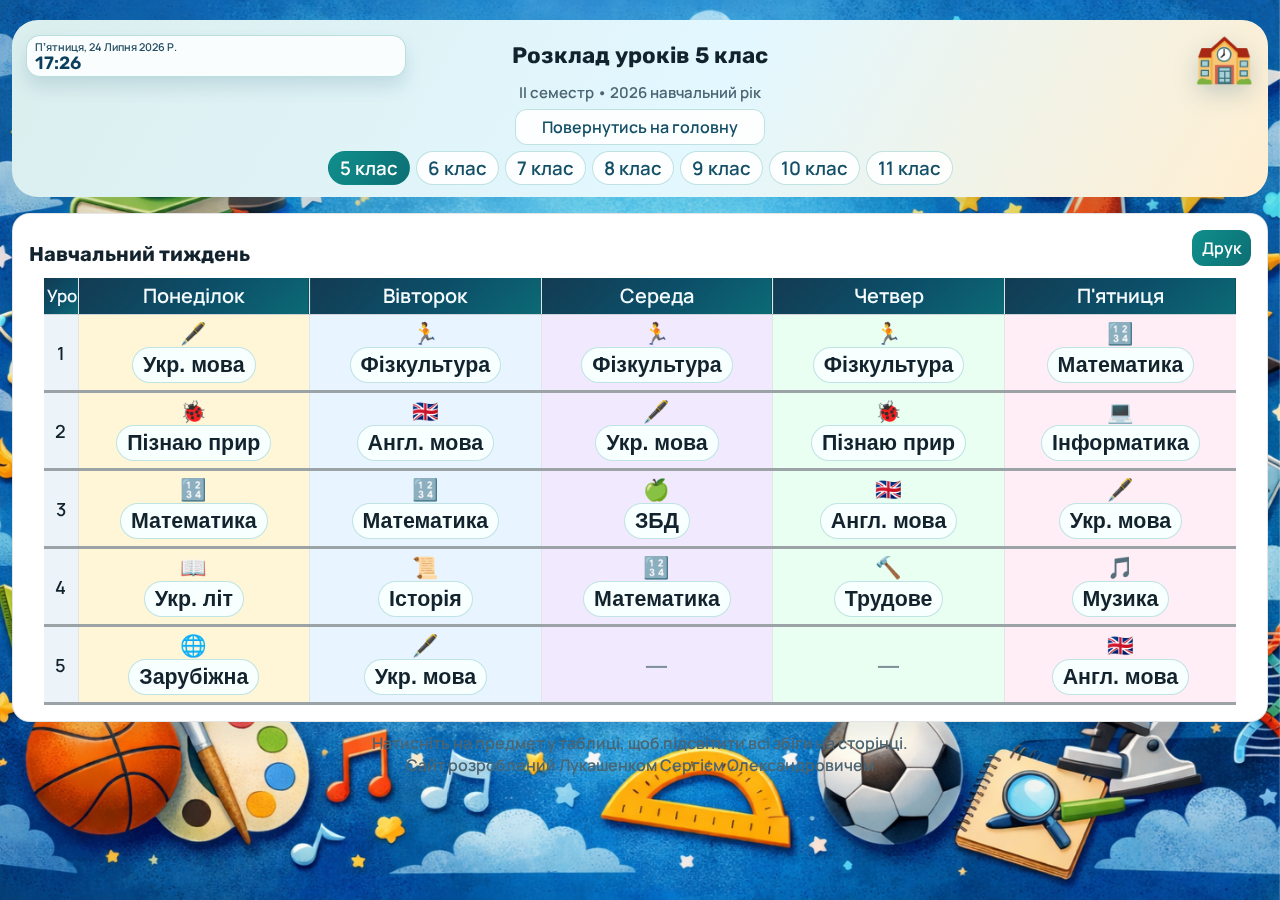
<file: class.html>
﻿<!doctype html>
<html lang="uk">
  <head>
    <meta charset="UTF-8" />
    <meta name="viewport" content="width=device-width, initial-scale=1.0, maximum-scale=5.0, user-scalable=yes, viewport-fit=cover" />
    <title>Розклад уроків | Школа</title>
    <link rel="preconnect" href="https://fonts.googleapis.com" />
    <link rel="preconnect" href="https://fonts.gstatic.com" crossorigin />
    <link
      href="https://fonts.googleapis.com/css2?family=Manrope:wght@400;500;600;700;800&family=Rubik:wght@500;600;700;800&display=swap"
      rel="stylesheet"
    />
    <link rel="stylesheet" href="./class-page.css" />
  </head>
  <body class="class-page">
    <div class="site-bg" aria-hidden="true"></div>

    <div class="app" id="top">
      <header class="hero">
        <div class="hero__row">
          <div class="hero__top-tools">
            <aside class="kyiv-clock" data-kyiv-clock aria-live="polite">
              <p class="kyiv-clock__title">Київський час</p>
              <p class="kyiv-clock__date" data-kyiv-date>—</p>
              <p class="kyiv-clock__time" data-kyiv-time>--:--</p>
              <p class="kyiv-clock__sync" data-kyiv-sync>Синхронізація…</p>
            </aside>
          </div>
          <h1 id="classPageTitle">Розклад уроків</h1>
          <span class="hero__title-icon hero__title-icon--school" aria-hidden="true">🏫</span>
        </div>
        <p class="hero__school" id="schoolName">Школа</p>
        <p class="hero__subtitle" id="semesterLabel">ІІ семестр</p>

        <div class="hero__main-actions">
          <button class="action-btn action-btn--back action-btn--hero" id="backButton" type="button">Повернутись на головну</button>
        </div>

        <nav class="class-switch" id="classSwitch" aria-label="Навігація по класах"></nav>
      </header>

      <section class="day-card" aria-label="Розклад класу">
        <div class="day-header">
          <h2 class="day-title">Навчальний тиждень</h2>
          <div class="day-actions">
            <button class="action-btn action-btn--print" id="printButton" type="button">Друк</button>
          </div>
        </div>

        <div class="table-wrap">
          <table id="classTable">
            <thead>
              <tr id="headRow"></tr>
            </thead>
            <tbody id="bodyRows"></tbody>
          </table>
        </div>
      </section>

      <footer class="footer">
        <p>Натисніть на предмет у таблиці, щоб підсвітити всі збіги на сторінці.<br />Сайт розроблений Лукашенком Сергієм Олександровичем</p>
      </footer>
    </div>

    <script src="./schedule-config.js"></script>
    <script src="./schedule-config-junior.js"></script>
    <script src="./schedule-core.js"></script>
    <script src="./kyiv-clock.js"></script>
    <script>
      (() => {
        const group = new URLSearchParams(window.location.search).get("group");
        const config = group === "junior" ? window.SchoolScheduleConfigJunior : window.SchoolScheduleConfig;
        window.ActiveSchoolScheduleConfig = config;
        const core = window.ScheduleCore;
        if (!config || !core) {
          return;
        }

        const className = core.resolveClassFromQuery(config);
        if (!className) {
          return;
        }

        const dayOrder = config.dayOrder || [];
        const aliasMap = config.subjectAliasMap || {};
        const subjectIcons = config.subjectIcons || {};

        const escapeHtml = core.escapeHtml;
        const classPageHref = (name) => core.classPageHref(config, name);
        const splitCellSubjects = (raw) => core.splitCellSubjects(raw, aliasMap, subjectIcons);

        const titleNode = document.getElementById("classPageTitle");
        const schoolNode = document.getElementById("schoolName");
        const semesterNode = document.getElementById("semesterLabel");
        const switchNode = document.getElementById("classSwitch");
        const headRow = document.getElementById("headRow");
        const bodyRows = document.getElementById("bodyRows");
        const classTable = document.getElementById("classTable");

        const schoolName = config.school?.name || "Школа";
        const semesterLabel = config.school?.semesterLabel || "Навчальний рік";
        document.title = `Розклад уроків ${className} | ${schoolName}`;
        if (titleNode) {
          titleNode.textContent = `Розклад уроків ${className}`;
        }
        if (schoolNode) {
          schoolNode.textContent = schoolName;
        }
        if (semesterNode) {
          semesterNode.textContent = semesterLabel;
        }

        if (switchNode) {
          switchNode.innerHTML = (config.classes || [])
            .map((name) => {
              const activeClass = name === className ? " class=\"is-active\"" : "";
              return `<a${activeClass} href="${classPageHref(name)}">${escapeHtml(name)}</a>`;
            })
            .join("");
        }

        if (headRow) {
          headRow.innerHTML =
            "<th>Урок</th>" +
            dayOrder.map((day) => `<th>${escapeHtml(day.label)}</th>`).join("");
        }

        if (classTable) {
          const minWidth = Math.max(780, 74 + dayOrder.length * 160);
          classTable.style.minWidth = `${minWidth}px`;
        }

        const weekRows = core.getClassWeekMatrix(config, className);
        const isEdgeEmptyRow = (row) =>
          Array.isArray(row?.values) && row.values.every((value) => !String(value || "").trim());

        let firstVisibleRow = 0;
        let lastVisibleRow = weekRows.length - 1;

        while (firstVisibleRow <= lastVisibleRow && isEdgeEmptyRow(weekRows[firstVisibleRow])) {
          firstVisibleRow += 1;
        }

        while (lastVisibleRow >= firstVisibleRow && isEdgeEmptyRow(weekRows[lastVisibleRow])) {
          lastVisibleRow -= 1;
        }

        const visibleWeekRows =
          firstVisibleRow <= lastVisibleRow ? weekRows.slice(firstVisibleRow, lastVisibleRow + 1) : weekRows;

        if (bodyRows) {
          bodyRows.innerHTML = visibleWeekRows
            .map((row) => {
              const dayCells = row.values
                .map((rawValue) => {
                  const subjects = splitCellSubjects(rawValue);
                  if (!subjects.length) {
                    return '<td class="empty-cell">&mdash;</td>';
                  }

                  const firstSubject = subjects[0];
                  const icon = firstSubject?.icon || "\uD83D\uDCD8";
                  return (
                    "<td>" +
                    `<span class="emoji">${escapeHtml(icon)}</span>` +
                    `<span class="subject-name">${escapeHtml(rawValue)}</span>` +
                    "</td>"
                  );
                })
                .join("");

              return `<tr><th>${row.lesson}</th>${dayCells}</tr>`;
            })
            .join("");
        }
      })();
    </script>
    <script src="./class-page.js"></script>
  </body>
</html>
</file>
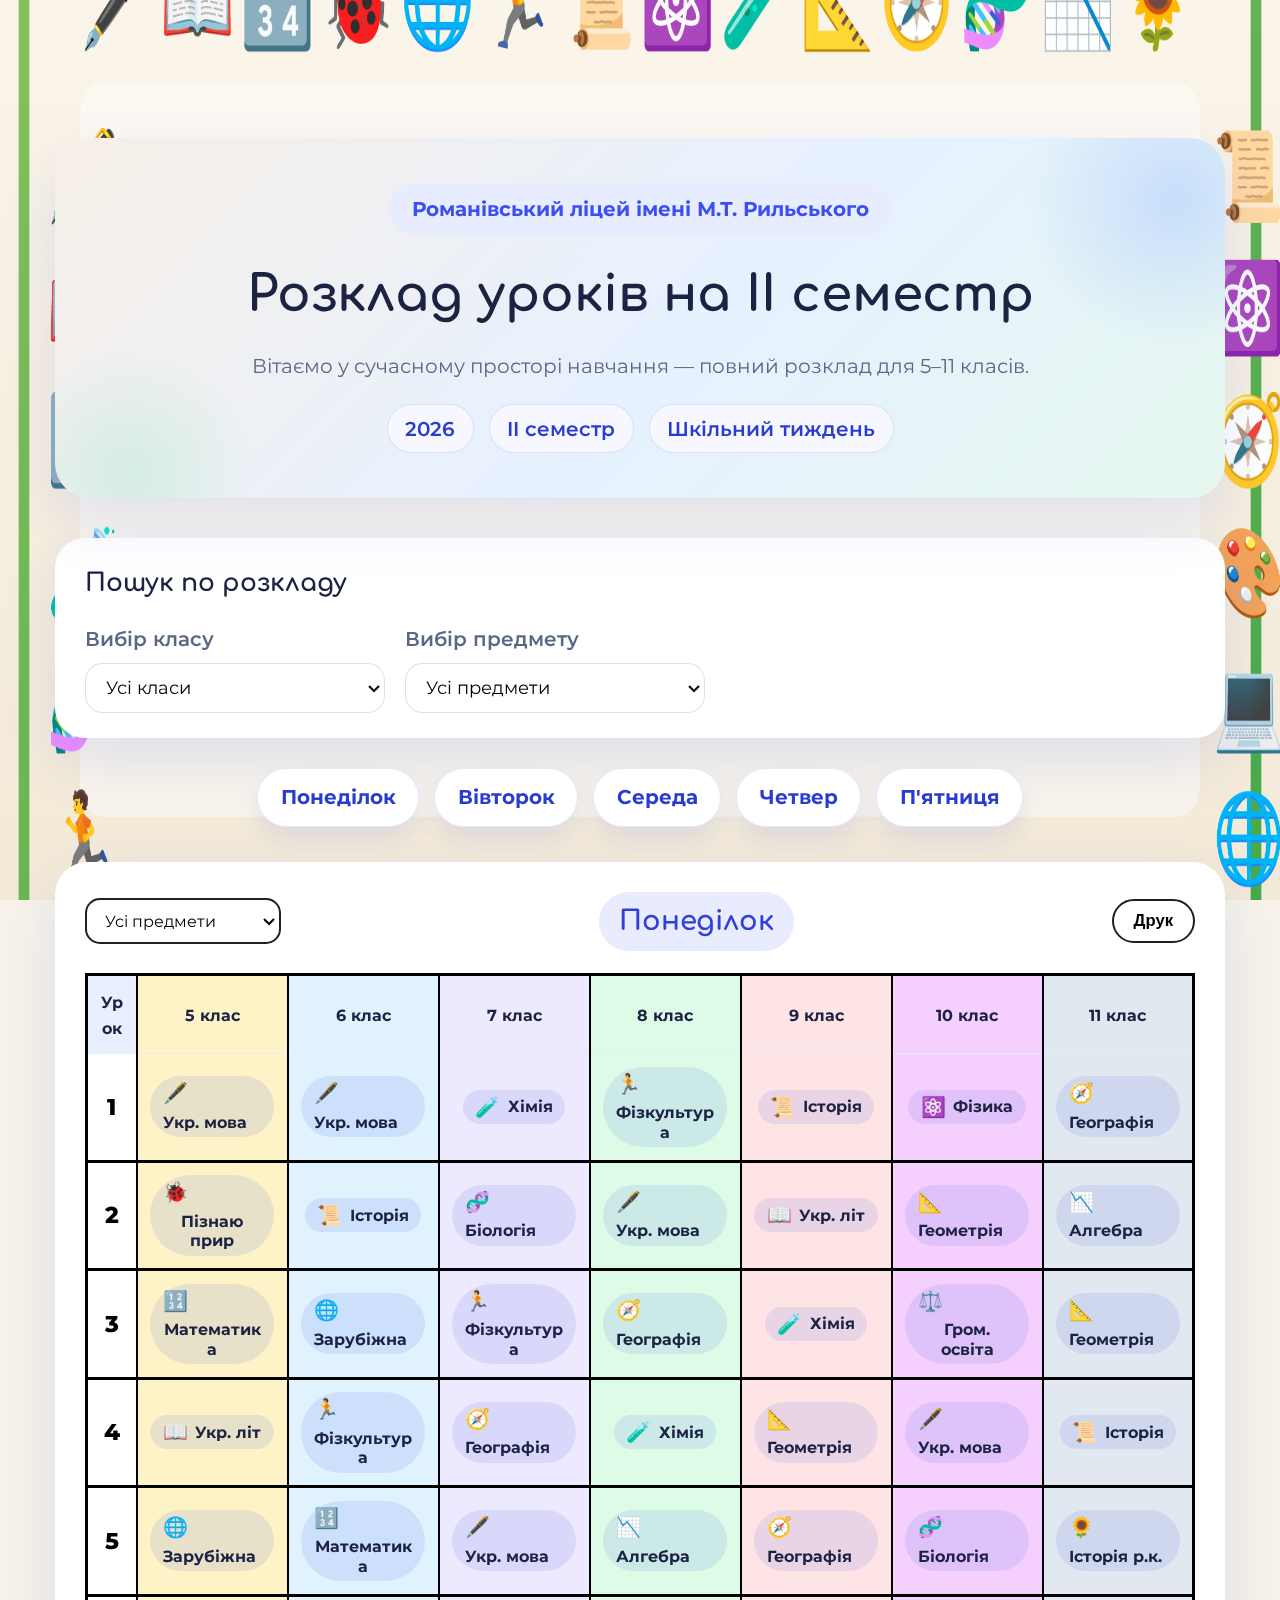
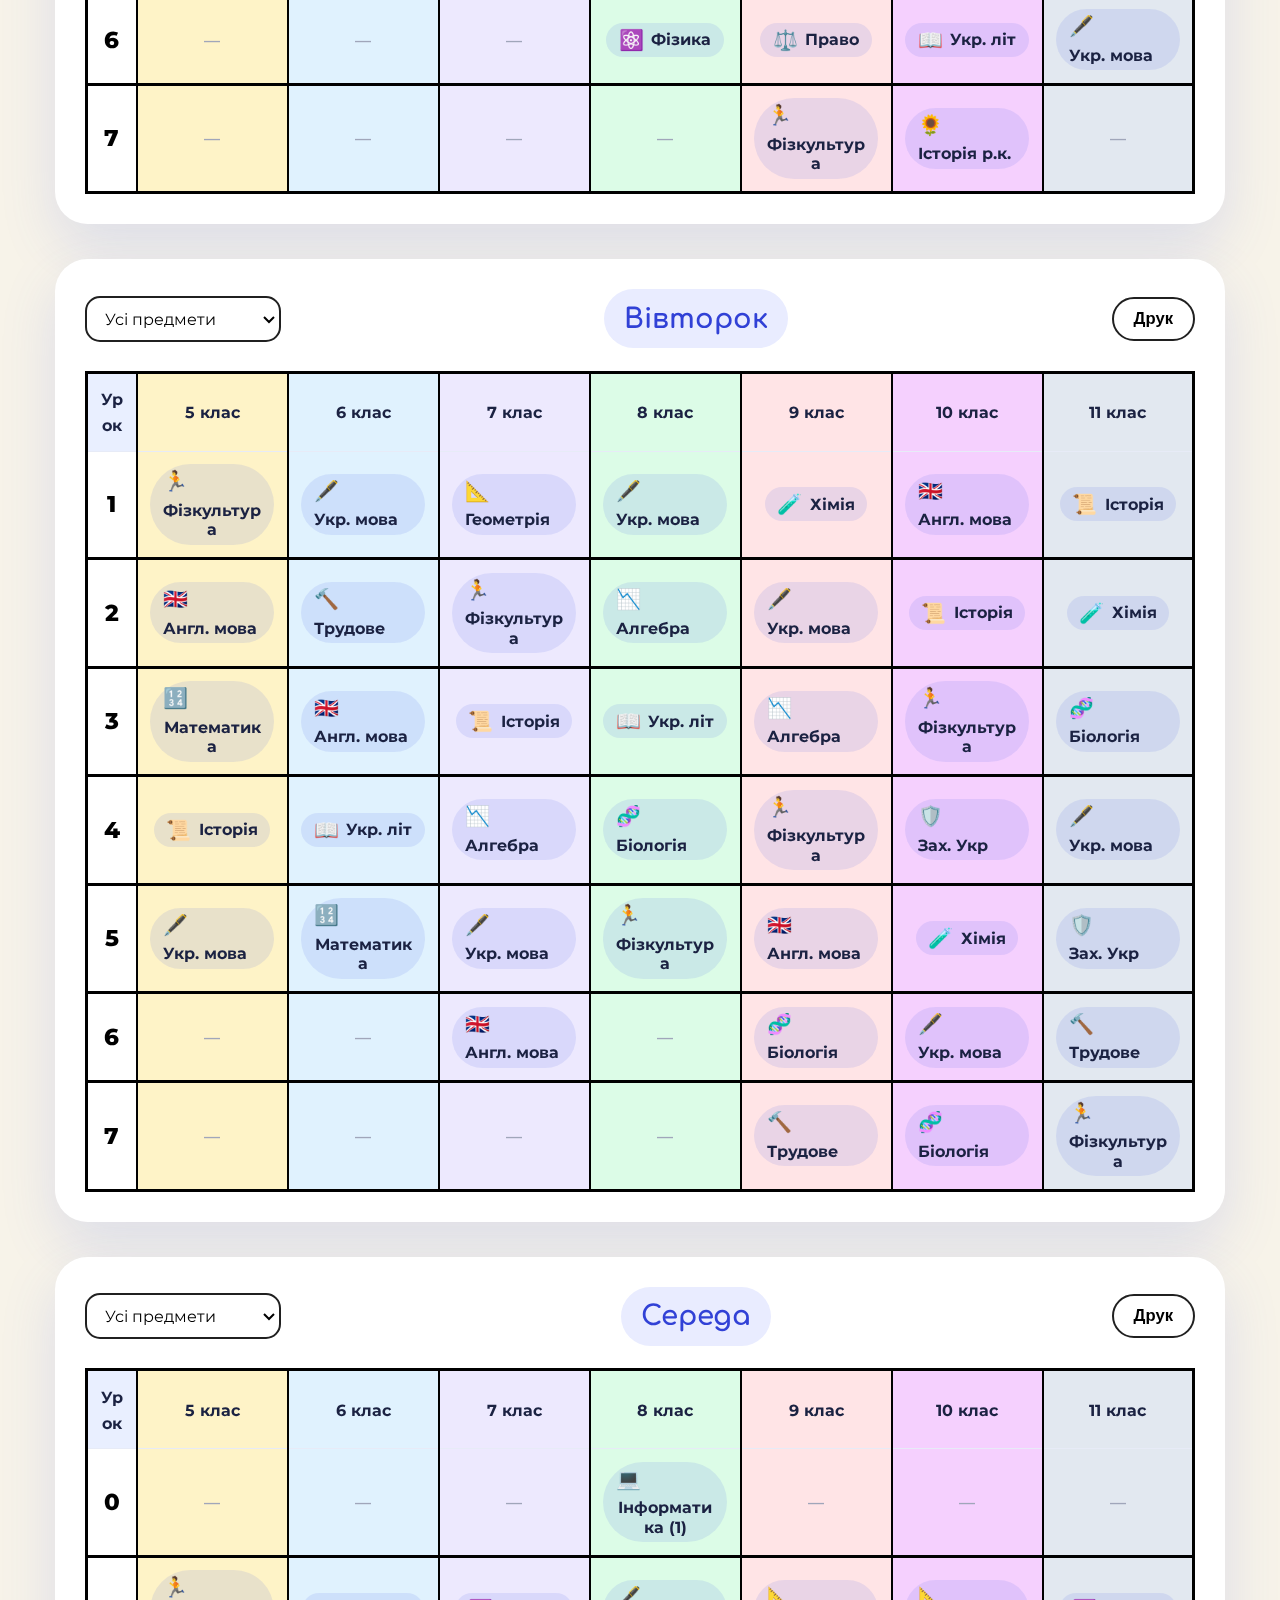
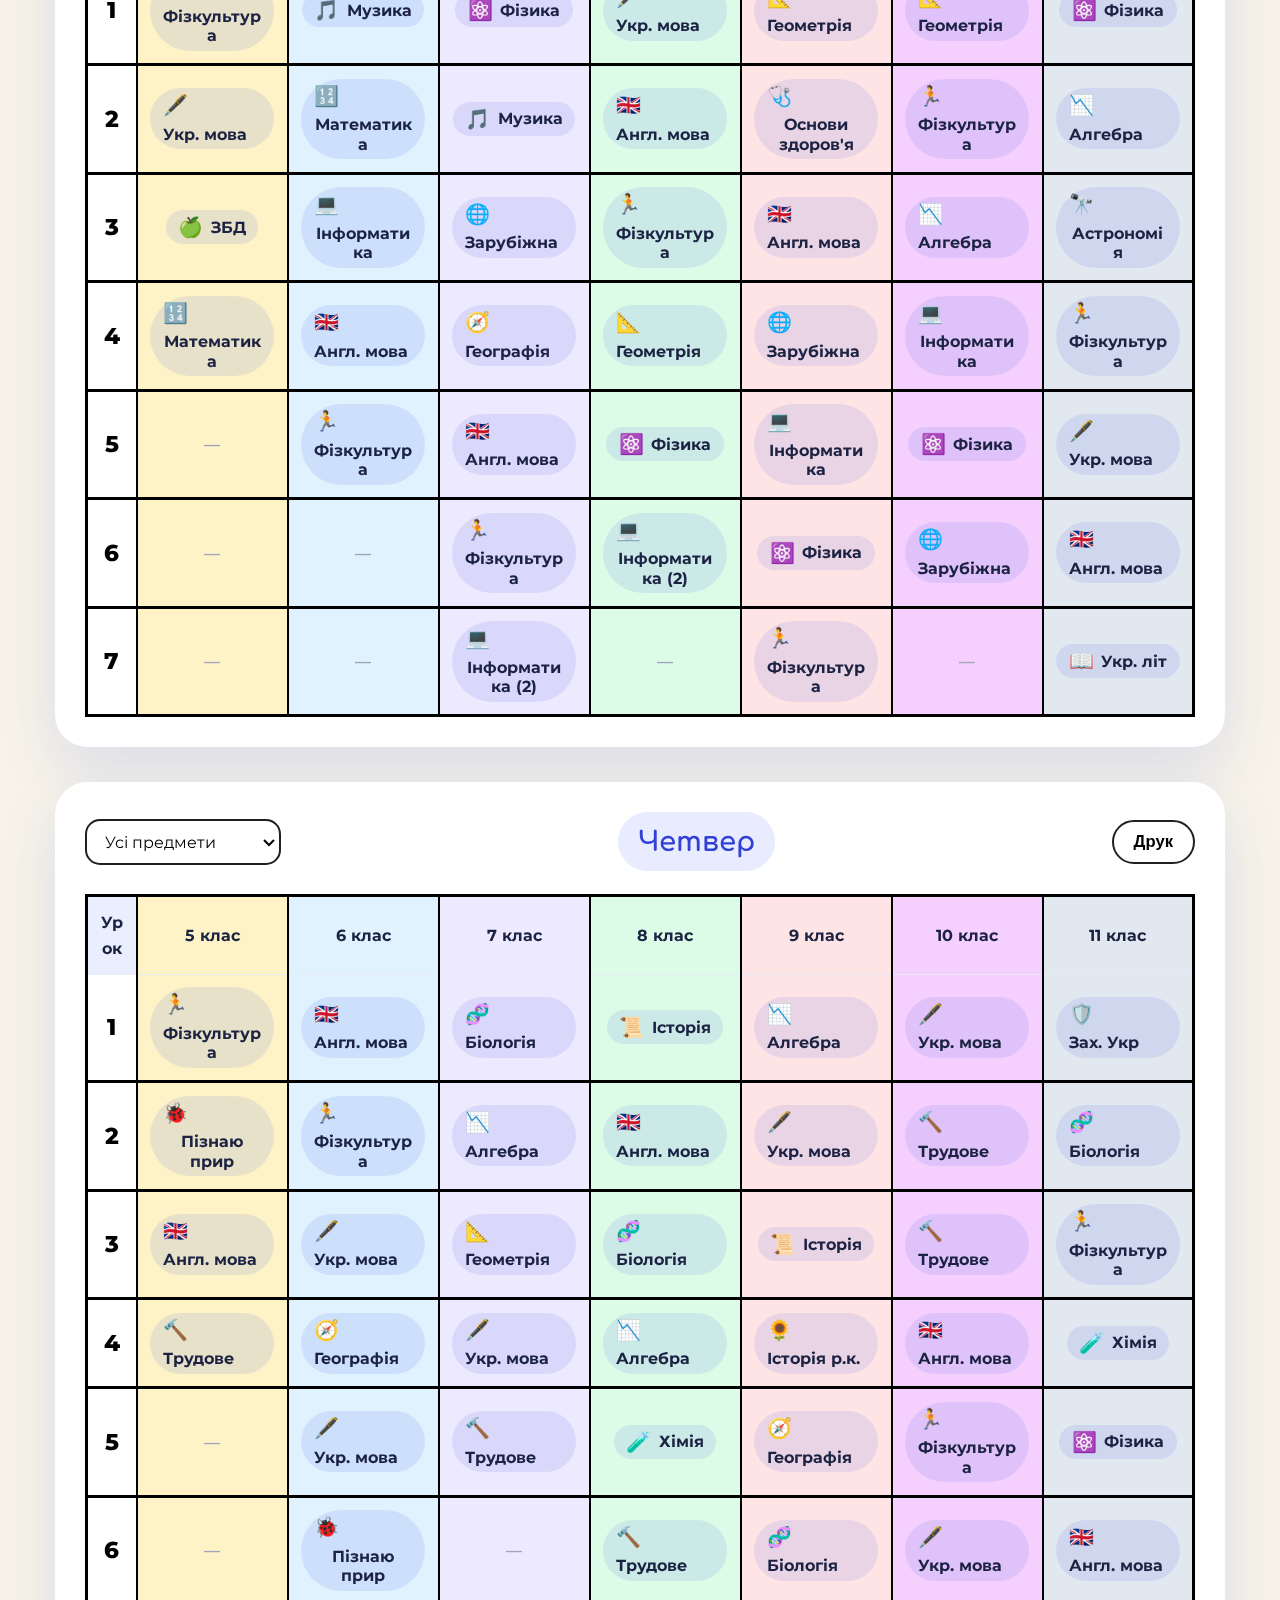
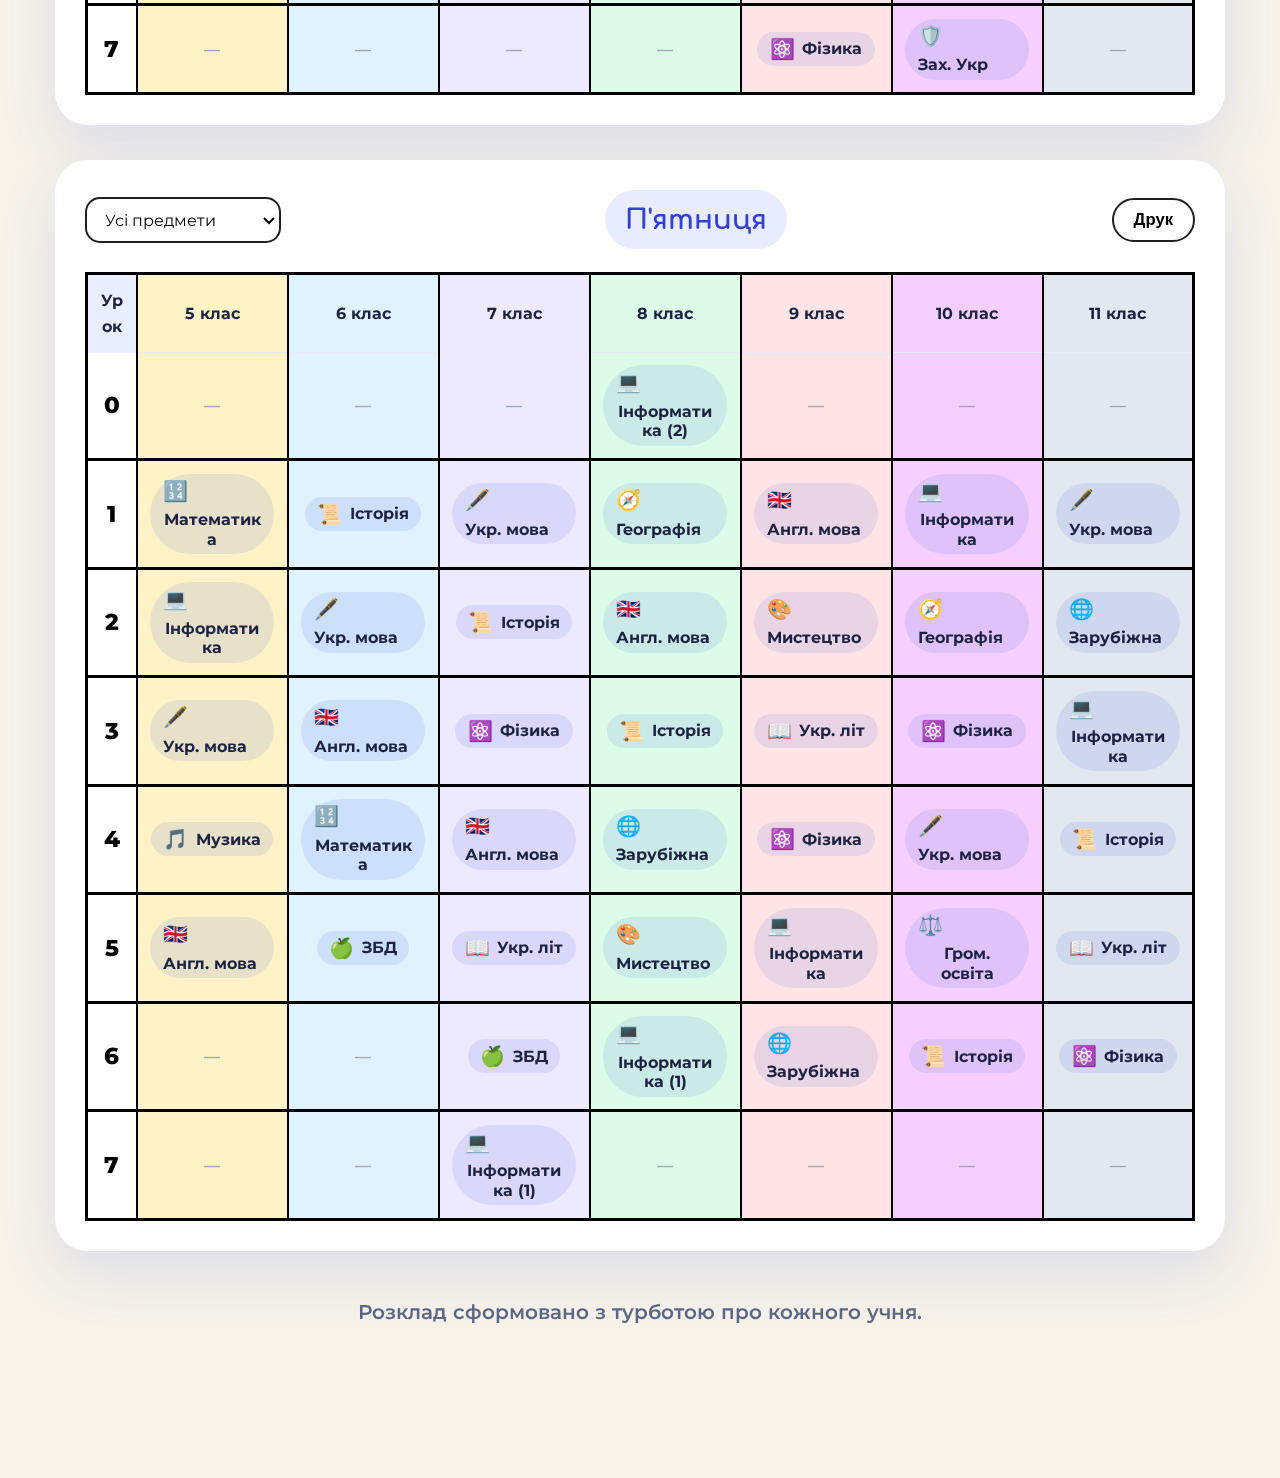
<file: index Романівський ліцей ім. М.Т.Рильського.html>
<!doctype html>
<html lang="uk">
  <head>
    <meta charset="UTF-8" />
    <meta name="viewport" content="width=device-width, initial-scale=1.0" />
    <title>Розклад уроків на ІІ семестр</title>
    <link rel="preconnect" href="https://fonts.googleapis.com" />
    <link rel="preconnect" href="https://fonts.gstatic.com" crossorigin />
    <link
      href="https://fonts.googleapis.com/css2?family=Comfortaa:wght@400;600;700&family=Montserrat:wght@400;600;700&display=swap"
      rel="stylesheet"
    />
    <style>
      :root {
        color-scheme: light;
        --bg: #f3f6ff;
        --card: #ffffff;
        --accent: #4661f6;
        --accent-soft: #eef1ff;
        --accent-strong: #2a3ccf;
        --accent-warm: #ffe2c7;
        --accent-cool: #d8f0ff;
        --accent-lime: #d8f6e6;
        --accent-lilac: #ebe3ff;
        --text: #1b2242;
        --muted: #5b6785;
        --shadow: 0 18px 45px rgba(74, 99, 231, 0.15);
        --border: rgba(74, 99, 231, 0.12);
        --class-5: #fef3c7;
        --class-6: #e0f2fe;
        --class-7: #ede9fe;
        --class-8: #dcfce7;
        --class-9: #ffe4e6;
        --class-10: #f5d0fe;
        --class-11: #e2e8f0;
      }

      * {
        box-sizing: border-box;
        margin: 0;
        padding: 0;
      }

      body {
        font-family: "Montserrat", sans-serif;
        background: #f7f3e9;
        color: var(--text);
        line-height: 1.6;
        position: relative;
      }

      .bg-frame {
        position: fixed;
        inset: 0;
        z-index: 0;
        pointer-events: none;
        overflow: hidden;
        filter: none;
      }

      .bg-frame svg {
        width: 100%;
        height: calc(100% + 160px);
        transform: translateY(-80px);
        display: block;
      }

      .bg-frame text {
        filter: none;
      }

      .edge-tint {
        position: fixed;
        inset: 0;
        z-index: 1;
        background: rgba(255, 255, 255, 0);
        pointer-events: none;
      }

      .content-shield {
        position: fixed;
        inset: 0;
        z-index: 2;
        background: rgba(255, 255, 255, 0);
        pointer-events: none;
      }

      .app {
        position: relative;
        z-index: 3;
        padding: 110px 24px 120px;
        overflow-x: hidden;
      }

      .page {
        max-width: 1200px;
        margin: 0 auto;
        padding: 0 20px;
      }

      .hero {
        background: linear-gradient(135deg, #f7efe7 0%, #e6f1ff 55%, #e6f7ef 100%);
        border-radius: 28px;
        padding: 36px 40px;
        box-shadow: var(--shadow);
        margin-bottom: 32px;
        text-align: center;
        position: relative;
        overflow: hidden;
      }

      .hero::after {
        content: "";
        position: absolute;
        width: 240px;
        height: 240px;
        right: -80px;
        top: -70px;
        background: radial-gradient(circle, rgba(160, 195, 255, 0.45), transparent 70%);
      }

      .hero::before {
        content: "";
        position: absolute;
        width: 200px;
        height: 200px;
        left: -40px;
        bottom: -80px;
        background: radial-gradient(circle, rgba(188, 234, 210, 0.5), transparent 70%);
      }

      .hero__badge {
        display: inline-flex;
        align-items: center;
        justify-content: center;
        padding: 8px 18px;
        background: #e8ecff;
        border-radius: 999px;
        font-weight: 700;
        color: #3a4ef2;
        margin-bottom: 16px;
      }

      h1 {
        font-family: "Comfortaa", cursive;
        font-size: clamp(28px, 4vw, 40px);
        margin-bottom: 12px;
      }

      .hero__subtitle {
        color: var(--muted);
        max-width: 640px;
        margin: 0 auto;
      }

      .hero__meta {
        display: flex;
        justify-content: center;
        gap: 12px;
        flex-wrap: wrap;
        margin-top: 18px;
        font-weight: 600;
        color: var(--accent-strong);
      }

      .hero__meta span {
        background: #f7f8ff;
        border: 1px solid rgba(74, 99, 231, 0.16);
        padding: 6px 14px;
        border-radius: 999px;
      }

      .filters {
        background: #ffffff;
        border-radius: 24px;
        padding: 20px 24px;
        box-shadow: var(--shadow);
        margin-bottom: 24px;
        display: grid;
        gap: 16px;
      }

      .filters h2 {
        font-family: "Comfortaa", cursive;
        font-size: 20px;
      }

      .filters__grid {
        display: flex;
        flex-wrap: wrap;
        gap: 12px 16px;
        justify-content: flex-start;
      }

      .filters label {
        font-weight: 600;
        color: var(--muted);
        display: grid;
        gap: 6px;
        min-width: 240px;
      }

      .filters select {
        border: 1px solid rgba(74, 99, 231, 0.2);
        border-radius: 14px;
        padding: 10px 12px;
        font-size: 14px;
        font-family: inherit;
        outline: none;
        transition: border-color 0.2s ease, box-shadow 0.2s ease;
        background: #ffffff;
      }

      .filters select:focus {
        border-color: var(--accent);
        box-shadow: 0 0 0 3px rgba(74, 99, 231, 0.15);
      }

      .schedule {
        display: flex;
        flex-direction: column;
        gap: 28px;
      }

      .day-nav {
        display: flex;
        gap: 12px;
        flex-wrap: wrap;
        margin-bottom: 28px;
        justify-content: center;
      }

      .day-nav__link {
        text-decoration: none;
        color: var(--accent-strong);
        font-weight: 700;
        padding: 10px 18px;
        border-radius: 999px;
        background: #ffffff;
        border: 1px solid rgba(74, 99, 231, 0.14);
        box-shadow: 0 10px 20px rgba(74, 99, 231, 0.12);
        transition: transform 0.2s ease, box-shadow 0.2s ease;
      }

      .day-nav__link:hover {
        transform: translateY(-2px);
        box-shadow: 0 14px 30px rgba(74, 99, 231, 0.2);
      }

      .day-card {
        background: #ffffff;
        border-radius: 26px;
        padding: 24px;
        box-shadow: var(--shadow);
      }

      .day-header {
        display: grid;
        grid-template-columns: auto 1fr auto;
        align-items: center;
        gap: 16px;
        margin-bottom: 18px;
      }

      .day-pill {
        display: inline-flex;
        align-items: center;
        padding: 6px 16px;
        border-radius: 999px;
        background: #e9ecff;
        color: #3141d6;
        font-weight: 700;
        font-family: "Comfortaa", cursive;
        font-size: 22px;
        justify-self: center;
      }

      .day-select {
        display: grid;
        gap: 6px;
        font-weight: 700;
        font-size: 14px;
        color: var(--text);
      }

      .day-select select {
        border: 2px solid #202020;
        border-radius: 12px;
        padding: 8px 10px;
        font-size: 13px;
        font-family: inherit;
        background: #ffffff;
      }

      .print-button {
        border: 2px solid #202020;
        background: #ffffff;
        border-radius: 999px;
        padding: 8px 16px;
        font-weight: 700;
        cursor: pointer;
        transition: transform 0.2s ease, box-shadow 0.2s ease;
        justify-self: end;
      }

      .print-button:hover {
        transform: translateY(-1px);
        box-shadow: 0 6px 14px rgba(0, 0, 0, 0.15);
      }

      .table-wrap {
        overflow-x: auto;
        -webkit-overflow-scrolling: touch;
      }

      table {
        width: 100%;
        border-collapse: collapse;
        table-layout: fixed;
        border: 3px solid #000000;
      }

      th,
      td {
        padding: 10px 10px;
        text-align: left;
        border-bottom: 1px solid #e7ebf7;
        border-right: 2px solid #000000;
        font-size: 13px;
        word-break: break-word;
      }

      th {
        background: #e9efff;
        color: var(--text);
        font-weight: 700;
      }

      th:nth-child(2),
      td:nth-child(2) {
        background: var(--class-5);
        font-weight: 700;
      }

      th:nth-child(3),
      td:nth-child(3) {
        background: var(--class-6);
        font-weight: 700;
      }

      th:nth-child(4),
      td:nth-child(4) {
        background: var(--class-7);
        font-weight: 700;
      }

      th:nth-child(5),
      td:nth-child(5) {
        background: var(--class-8);
        font-weight: 700;
      }

      th:nth-child(6),
      td:nth-child(6) {
        background: var(--class-9);
        font-weight: 700;
      }

      th:nth-child(7),
      td:nth-child(7) {
        background: var(--class-10);
        font-weight: 700;
      }

      th:nth-child(8),
      td:nth-child(8) {
        background: var(--class-11);
        font-weight: 700;
      }

      th:not(:first-child),
      td:not(:first-child) {
        text-align: center;
      }

      th:first-child,
      td:first-child {
        text-align: center;
        width: 40px;
      }

      tbody td {
        border-bottom: 3px solid #000000;
      }

      .subject {
        font-weight: 700;
        display: inline-flex;
        align-items: center;
        gap: 6px;
        background: rgba(74, 99, 231, 0.12);
        padding: 4px 10px;
        border-radius: 999px;
        flex-wrap: wrap;
        line-height: 1.2;
      }

      .subject::before {
        content: attr(data-icon);
        font-size: 16px;
      }

      td.filter-dim .subject {
        opacity: 0.25;
      }

      td.filter-match .subject {
        background: rgba(74, 99, 231, 0.2);
        box-shadow: 0 4px 12px rgba(74, 99, 231, 0.18);
      }

      td.day-filter-dim .subject {
        opacity: 0.25;
      }

      td.day-filter-match .subject {
        background: rgba(74, 99, 231, 0.2);
        box-shadow: 0 4px 12px rgba(74, 99, 231, 0.18);
      }

      th.is-hidden,
      td.is-hidden {
        display: none;
      }

      .empty {
        color: #a0a6ba;
        font-weight: 600;
      }

      tbody td:first-child {
        font-size: 18px;
        font-weight: 800;
        color: #000000;
      }

      .footer {
        margin-top: 36px;
        text-align: center;
        color: var(--muted);
        font-weight: 600;
      }

      @media (max-width: 900px) {
        .page {
          padding: 32px 16px 60px;
        }

        .hero {
          padding: 28px 24px;
        }

        .day-card {
          padding: 20px;
        }

        .day-nav {
          gap: 8px;
        }

        .day-nav__link {
          padding: 8px 14px;
        }

        .day-header {
          grid-template-columns: 1fr;
          justify-items: center;
        }

        .print-button {
          justify-self: center;
        }
      }

      @media (min-width: 901px) {
        body {
          zoom: 1.25;
        }
      }

      @media print {
        html,
        body {
          background: #ffffff;
          height: auto;
          margin: 0;
        }

        body.print-day .day-card {
          display: none;
        }

        body.print-day .day-card.is-print {
          display: block;
        }

        .hero,
        .filters,
        .day-nav,
        .footer,
        .print-button,
        .day-select {
          display: none;
        }

        .bg-frame,
        .edge-tint,
        .content-shield {
          display: none !important;
        }

        .app,
        .page {
          padding: 0;
          margin: 0;
        }

        .page {
          max-width: none;
          width: 100%;
        }

        .day-card {
          box-shadow: none;
          border: none;
          padding: 0;
          page-break-inside: avoid;
        }

        .table-wrap {
          overflow: visible;
        }

        table {
          page-break-inside: avoid;
          width: 100%;
        }

        @page {
          size: A4 portrait;
          margin: 10mm;
        }
      }

      @media (max-width: 700px) {
        .bg-frame,
        .edge-tint,
        .content-shield {
          display: none;
        }

        .app {
          padding: 32px 12px 48px;
        }

        .page {
          padding: 0;
        }

        th,
        td {
          font-size: 12px;
          padding: 8px 8px;
        }

        .subject {
          font-size: 12px;
        }
      }

      @media (max-width: 600px) {
        .table-wrap {
          margin-left: -8px;
          margin-right: -8px;
          padding: 0 8px;
        }

        table {
          min-width: 900px;
        }

        th,
        td {
          font-size: 11px;
          padding: 8px 6px;
        }

        .subject {
          font-size: 11px;
          padding: 4px 8px;
        }
      }
    </style>
  </head>
  <body>
    <div class="bg-frame" aria-hidden="true">
      <svg xmlns="http://www.w3.org/2000/svg" viewBox="0 0 1920 1080" preserveAspectRatio="none">
        <defs>
          <linearGradient id="paper" x1="0" x2="0" y1="0" y2="1">
            <stop offset="0" stop-color="#fbf6ec" />
            <stop offset="1" stop-color="#f2e8d5" />
          </linearGradient>
          <linearGradient id="frame" x1="0" x2="1" y1="0" y2="1">
            <stop offset="0" stop-color="#86c25a" />
            <stop offset="1" stop-color="#45a84b" />
          </linearGradient>
        </defs>
        <rect width="1920" height="1080" fill="url(#paper)" />
        <rect
          x="36"
          y="36"
          width="1848"
          height="1008"
          fill="none"
          stroke="url(#frame)"
          stroke-width="16"
          rx="36"
        />
        <rect x="120" y="180" width="1680" height="720" fill="#ffffff" opacity="0.45" rx="32" />
        <g
          font-family="'Segoe UI Emoji','Apple Color Emoji','Noto Color Emoji',sans-serif"
          font-size="90"
          opacity="1"
        >
          <text x="120" y="130">🖋️</text>
          <text x="240" y="130">📖</text>
          <text x="360" y="130">🔢</text>
          <text x="480" y="130">🐞</text>
          <text x="600" y="130">🌐</text>
          <text x="720" y="130">🏃</text>
          <text x="840" y="130">📜</text>
          <text x="960" y="130">⚛️</text>
          <text x="1080" y="130">🧪</text>
          <text x="1200" y="130">📐</text>
          <text x="1320" y="130">🧭</text>
          <text x="1440" y="130">🧬</text>
          <text x="1560" y="130">📉</text>
          <text x="1680" y="130">🌻</text>
        </g>
        <g
          font-family="'Segoe UI Emoji','Apple Color Emoji','Noto Color Emoji',sans-serif"
          font-size="90"
          opacity="1"
        >
          <text x="140" y="1030">🇬🇧</text>
          <text x="260" y="1030">🔨</text>
          <text x="380" y="1030">💻</text>
          <text x="500" y="1030">🍏</text>
          <text x="620" y="1030">🎵</text>
          <text x="740" y="1030">🩺</text>
          <text x="860" y="1030">🔭</text>
          <text x="980" y="1030">🛡️</text>
          <text x="1100" y="1030">🎨</text>
          <text x="1220" y="1030">⚖️</text>
          <text x="1340" y="1030">🧪</text>
          <text x="1460" y="1030">📜</text>
          <text x="1580" y="1030">🧭</text>
          <text x="1700" y="1030">📖</text>
        </g>
        <g
          font-family="'Segoe UI Emoji','Apple Color Emoji','Noto Color Emoji',sans-serif"
          font-size="86"
          opacity="1"
        >
          <text x="70" y="300">🖋️</text>
          <text x="70" y="430">📖</text>
          <text x="70" y="560">🔢</text>
          <text x="70" y="690">🧪</text>
          <text x="70" y="820">🧬</text>
          <text x="70" y="950">🏃</text>
        </g>
        <g
          font-family="'Segoe UI Emoji','Apple Color Emoji','Noto Color Emoji',sans-serif"
          font-size="86"
          opacity="1"
        >
          <text x="1820" y="300">📜</text>
          <text x="1820" y="430">⚛️</text>
          <text x="1820" y="560">🧭</text>
          <text x="1820" y="690">🎨</text>
          <text x="1820" y="820">💻</text>
          <text x="1820" y="950">🌐</text>
        </g>
      </svg>
    </div>
    <div class="edge-tint" aria-hidden="true"></div>
    <div class="content-shield" aria-hidden="true"></div>
    <div class="app">
      <div class="page">
        <header class="hero">
          <div class="hero__badge">Романівський ліцей імені М.Т. Рильського</div>
          <h1>Розклад уроків на ІІ семестр</h1>
          <p class="hero__subtitle">
            Вітаємо у сучасному просторі навчання — повний розклад для 5–11 класів.
          </p>
          <div class="hero__meta">
            <span>2026</span>
            <span>II семестр</span>
            <span>Шкільний тиждень</span>
          </div>
        </header>

        <section class="filters">
          <h2>Пошук по розкладу</h2>
          <div class="filters__grid">
            <label>
              Вибір класу
              <select id="classSearch">
                <option value="">Усі класи</option>
                <option value="5 клас">5 клас</option>
                <option value="6 клас">6 клас</option>
                <option value="7 клас">7 клас</option>
                <option value="8 клас">8 клас</option>
                <option value="9 клас">9 клас</option>
                <option value="10 клас">10 клас</option>
                <option value="11 клас">11 клас</option>
              </select>
            </label>
            <label>
              Вибір предмету
              <select id="subjectSearch">
                <option value="">Усі предмети</option>
                <option value="Укр. мова">Укр. мова</option>
                <option value="Укр. літ">Укр. літ</option>
                <option value="Математика">Математика</option>
                <option value="Пізнаю прир">Пізнаю прир</option>
                <option value="Зарубіжна">Зарубіжна</option>
                <option value="Фізкультура">Фізкультура</option>
                <option value="Історія">Історія</option>
                <option value="Фізика">Фізика</option>
                <option value="Хімія">Хімія</option>
                <option value="Геометрія">Геометрія</option>
                <option value="Гром. освіта">Гром. освіта</option>
                <option value="Географія">Географія</option>
                <option value="Біологія">Біологія</option>
                <option value="Алгебра">Алгебра</option>
                <option value="Історія р.к.">Історія р.к.</option>
                <option value="Право">Право</option>
                <option value="Англ. мова">Англ. мова</option>
                <option value="Трудове">Трудове</option>
                <option value="Інформатика">Інформатика</option>
                <option value="ЗБД">ЗБД</option>
                <option value="Музика">Музика</option>
                <option value="Основи здоров'я">Основи здоров'я</option>
                <option value="Астрономія">Астрономія</option>
                <option value="Зах. Укр">Зах. Укр</option>
                <option value="Мистецтво">Мистецтво</option>
              </select>
            </label>
          </div>
        </section>

        <nav class="day-nav" aria-label="Навігація по днях тижня">
          <a href="#monday" class="day-nav__link">Понеділок</a>
          <a href="#tuesday" class="day-nav__link">Вівторок</a>
          <a href="#wednesday" class="day-nav__link">Середа</a>
          <a href="#thursday" class="day-nav__link">Четвер</a>
          <a href="#friday" class="day-nav__link">П'ятниця</a>
        </nav>

        <main class="schedule">
          <section class="day-card" id="monday">
            <div class="day-header">
              <label class="day-select" aria-label="Вибір предмету">
                <select class="day-subject" aria-label="Вибір предмету">
                  <option value="">Усі предмети</option>
                  <option value="Укр. мова">Укр. мова</option>
                  <option value="Укр. літ">Укр. літ</option>
                  <option value="Математика">Математика</option>
                  <option value="Пізнаю прир">Пізнаю прир</option>
                  <option value="Зарубіжна">Зарубіжна</option>
                  <option value="Фізкультура">Фізкультура</option>
                  <option value="Історія">Історія</option>
                  <option value="Фізика">Фізика</option>
                  <option value="Хімія">Хімія</option>
                  <option value="Геометрія">Геометрія</option>
                  <option value="Гром. освіта">Гром. освіта</option>
                  <option value="Географія">Географія</option>
                  <option value="Біологія">Біологія</option>
                  <option value="Алгебра">Алгебра</option>
                  <option value="Історія р.к.">Історія р.к.</option>
                  <option value="Право">Право</option>
                  <option value="Англ. мова">Англ. мова</option>
                  <option value="Трудове">Трудове</option>
                  <option value="Інформатика">Інформатика</option>
                  <option value="ЗБД">ЗБД</option>
                  <option value="Музика">Музика</option>
                  <option value="Основи здоров'я">Основи здоров'я</option>
                  <option value="Астрономія">Астрономія</option>
                  <option value="Зах. Укр">Зах. Укр</option>
                  <option value="Мистецтво">Мистецтво</option>
                </select>
              </label>
              <span class="day-pill">Понеділок</span>
              <button class="print-button" type="button">Друк</button>
            </div>
            <div class="table-wrap">
              <table>
                <thead>
                  <tr>
                    <th>Урок</th>
                    <th>5 клас</th>
                    <th>6 клас</th>
                    <th>7 клас</th>
                    <th>8 клас</th>
                    <th>9 клас</th>
                    <th>10 клас</th>
                    <th>11 клас</th>
                  </tr>
                </thead>
                <tbody>
                  <tr>
                    <td>1</td>
                    <td><span class="subject" data-icon="🖋️">Укр. мова</span></td>
                    <td><span class="subject" data-icon="🖋️">Укр. мова</span></td>
                    <td><span class="subject" data-icon="🧪">Хімія</span></td>
                    <td><span class="subject" data-icon="🏃">Фізкультура</span></td>
                    <td><span class="subject" data-icon="📜">Історія</span></td>
                    <td><span class="subject" data-icon="⚛️">Фізика</span></td>
                    <td><span class="subject" data-icon="🧭">Географія</span></td>
                  </tr>
                  <tr>
                    <td>2</td>
                    <td><span class="subject" data-icon="🐞">Пізнаю прир</span></td>
                    <td><span class="subject" data-icon="📜">Історія</span></td>
                    <td><span class="subject" data-icon="🧬">Біологія</span></td>
                    <td><span class="subject" data-icon="🖋️">Укр. мова</span></td>
                    <td><span class="subject" data-icon="📖">Укр. літ</span></td>
                    <td><span class="subject" data-icon="📐">Геометрія</span></td>
                    <td><span class="subject" data-icon="📉">Алгебра</span></td>
                  </tr>
                  <tr>
                    <td>3</td>
                    <td><span class="subject" data-icon="🔢">Математика</span></td>
                    <td><span class="subject" data-icon="🌐">Зарубіжна</span></td>
                    <td><span class="subject" data-icon="🏃">Фізкультура</span></td>
                    <td><span class="subject" data-icon="🧭">Географія</span></td>
                    <td><span class="subject" data-icon="🧪">Хімія</span></td>
                    <td><span class="subject" data-icon="⚖️">Гром. освіта</span></td>
                    <td><span class="subject" data-icon="📐">Геометрія</span></td>
                  </tr>
                  <tr>
                    <td>4</td>
                    <td><span class="subject" data-icon="📖">Укр. літ</span></td>
                    <td><span class="subject" data-icon="🏃">Фізкультура</span></td>
                    <td><span class="subject" data-icon="🧭">Географія</span></td>
                    <td><span class="subject" data-icon="🧪">Хімія</span></td>
                    <td><span class="subject" data-icon="📐">Геометрія</span></td>
                    <td><span class="subject" data-icon="🖋️">Укр. мова</span></td>
                    <td><span class="subject" data-icon="📜">Історія</span></td>
                  </tr>
                  <tr>
                    <td>5</td>
                    <td><span class="subject" data-icon="🌐">Зарубіжна</span></td>
                    <td><span class="subject" data-icon="🔢">Математика</span></td>
                    <td><span class="subject" data-icon="🖋️">Укр. мова</span></td>
                    <td><span class="subject" data-icon="📉">Алгебра</span></td>
                    <td><span class="subject" data-icon="🧭">Географія</span></td>
                    <td><span class="subject" data-icon="🧬">Біологія</span></td>
                    <td><span class="subject" data-icon="🌻">Історія р.к.</span></td>
                  </tr>
                  <tr>
                    <td>6</td>
                    <td><span class="empty">—</span></td>
                    <td><span class="empty">—</span></td>
                    <td><span class="empty">—</span></td>
                    <td><span class="subject" data-icon="⚛️">Фізика</span></td>
                    <td><span class="subject" data-icon="⚖️">Право</span></td>
                    <td><span class="subject" data-icon="📖">Укр. літ</span></td>
                    <td><span class="subject" data-icon="🖋️">Укр. мова</span></td>
                  </tr>
                  <tr>
                    <td>7</td>
                    <td><span class="empty">—</span></td>
                    <td><span class="empty">—</span></td>
                    <td><span class="empty">—</span></td>
                    <td><span class="empty">—</span></td>
                    <td><span class="subject" data-icon="🏃">Фізкультура</span></td>
                    <td><span class="subject" data-icon="🌻">Історія р.к.</span></td>
                    <td><span class="empty">—</span></td>
                  </tr>
                </tbody>
              </table>
            </div>
          </section>

          <section class="day-card" id="tuesday">
            <div class="day-header">
              <label class="day-select" aria-label="Вибір предмету">
                <select class="day-subject" aria-label="Вибір предмету">
                  <option value="">Усі предмети</option>
                  <option value="Укр. мова">Укр. мова</option>
                  <option value="Укр. літ">Укр. літ</option>
                  <option value="Математика">Математика</option>
                  <option value="Пізнаю прир">Пізнаю прир</option>
                  <option value="Зарубіжна">Зарубіжна</option>
                  <option value="Фізкультура">Фізкультура</option>
                  <option value="Історія">Історія</option>
                  <option value="Фізика">Фізика</option>
                  <option value="Хімія">Хімія</option>
                  <option value="Геометрія">Геометрія</option>
                  <option value="Гром. освіта">Гром. освіта</option>
                  <option value="Географія">Географія</option>
                  <option value="Біологія">Біологія</option>
                  <option value="Алгебра">Алгебра</option>
                  <option value="Історія р.к.">Історія р.к.</option>
                  <option value="Право">Право</option>
                  <option value="Англ. мова">Англ. мова</option>
                  <option value="Трудове">Трудове</option>
                  <option value="Інформатика">Інформатика</option>
                  <option value="ЗБД">ЗБД</option>
                  <option value="Музика">Музика</option>
                  <option value="Основи здоров'я">Основи здоров'я</option>
                  <option value="Астрономія">Астрономія</option>
                  <option value="Зах. Укр">Зах. Укр</option>
                  <option value="Мистецтво">Мистецтво</option>
                </select>
              </label>
              <span class="day-pill">Вівторок</span>
              <button class="print-button" type="button">Друк</button>
            </div>
            <div class="table-wrap">
              <table>
                <thead>
                  <tr>
                    <th>Урок</th>
                    <th>5 клас</th>
                    <th>6 клас</th>
                    <th>7 клас</th>
                    <th>8 клас</th>
                    <th>9 клас</th>
                    <th>10 клас</th>
                    <th>11 клас</th>
                  </tr>
                </thead>
                <tbody>
                  <tr>
                    <td>1</td>
                    <td><span class="subject" data-icon="🏃">Фізкультура</span></td>
                    <td><span class="subject" data-icon="🖋️">Укр. мова</span></td>
                    <td><span class="subject" data-icon="📐">Геометрія</span></td>
                    <td><span class="subject" data-icon="🖋️">Укр. мова</span></td>
                    <td><span class="subject" data-icon="🧪">Хімія</span></td>
                    <td><span class="subject" data-icon="🇬🇧">Англ. мова</span></td>
                    <td><span class="subject" data-icon="📜">Історія</span></td>
                  </tr>
                  <tr>
                    <td>2</td>
                    <td><span class="subject" data-icon="🇬🇧">Англ. мова</span></td>
                    <td><span class="subject" data-icon="🔨">Трудове</span></td>
                    <td><span class="subject" data-icon="🏃">Фізкультура</span></td>
                    <td><span class="subject" data-icon="📉">Алгебра</span></td>
                    <td><span class="subject" data-icon="🖋️">Укр. мова</span></td>
                    <td><span class="subject" data-icon="📜">Історія</span></td>
                    <td><span class="subject" data-icon="🧪">Хімія</span></td>
                  </tr>
                  <tr>
                    <td>3</td>
                    <td><span class="subject" data-icon="🔢">Математика</span></td>
                    <td><span class="subject" data-icon="🇬🇧">Англ. мова</span></td>
                    <td><span class="subject" data-icon="📜">Історія</span></td>
                    <td><span class="subject" data-icon="📖">Укр. літ</span></td>
                    <td><span class="subject" data-icon="📉">Алгебра</span></td>
                    <td><span class="subject" data-icon="🏃">Фізкультура</span></td>
                    <td><span class="subject" data-icon="🧬">Біологія</span></td>
                  </tr>
                  <tr>
                    <td>4</td>
                    <td><span class="subject" data-icon="📜">Історія</span></td>
                    <td><span class="subject" data-icon="📖">Укр. літ</span></td>
                    <td><span class="subject" data-icon="📉">Алгебра</span></td>
                    <td><span class="subject" data-icon="🧬">Біологія</span></td>
                    <td><span class="subject" data-icon="🏃">Фізкультура</span></td>
                    <td><span class="subject" data-icon="🛡️">Зах. Укр</span></td>
                    <td><span class="subject" data-icon="🖋️">Укр. мова</span></td>
                  </tr>
                  <tr>
                    <td>5</td>
                    <td><span class="subject" data-icon="🖋️">Укр. мова</span></td>
                    <td><span class="subject" data-icon="🔢">Математика</span></td>
                    <td><span class="subject" data-icon="🖋️">Укр. мова</span></td>
                    <td><span class="subject" data-icon="🏃">Фізкультура</span></td>
                    <td><span class="subject" data-icon="🇬🇧">Англ. мова</span></td>
                    <td><span class="subject" data-icon="🧪">Хімія</span></td>
                    <td><span class="subject" data-icon="🛡️">Зах. Укр</span></td>
                  </tr>
                  <tr>
                    <td>6</td>
                    <td><span class="empty">—</span></td>
                    <td><span class="empty">—</span></td>
                    <td><span class="subject" data-icon="🇬🇧">Англ. мова</span></td>
                    <td><span class="empty">—</span></td>
                    <td><span class="subject" data-icon="🧬">Біологія</span></td>
                    <td><span class="subject" data-icon="🖋️">Укр. мова</span></td>
                    <td><span class="subject" data-icon="🔨">Трудове</span></td>
                  </tr>
                  <tr>
                    <td>7</td>
                    <td><span class="empty">—</span></td>
                    <td><span class="empty">—</span></td>
                    <td><span class="empty">—</span></td>
                    <td><span class="empty">—</span></td>
                    <td><span class="subject" data-icon="🔨">Трудове</span></td>
                    <td><span class="subject" data-icon="🧬">Біологія</span></td>
                    <td><span class="subject" data-icon="🏃">Фізкультура</span></td>
                  </tr>
                </tbody>
              </table>
            </div>
          </section>

          <section class="day-card" id="wednesday">
            <div class="day-header">
              <label class="day-select" aria-label="Вибір предмету">
                <select class="day-subject" aria-label="Вибір предмету">
                  <option value="">Усі предмети</option>
                  <option value="Укр. мова">Укр. мова</option>
                  <option value="Укр. літ">Укр. літ</option>
                  <option value="Математика">Математика</option>
                  <option value="Пізнаю прир">Пізнаю прир</option>
                  <option value="Зарубіжна">Зарубіжна</option>
                  <option value="Фізкультура">Фізкультура</option>
                  <option value="Історія">Історія</option>
                  <option value="Фізика">Фізика</option>
                  <option value="Хімія">Хімія</option>
                  <option value="Геометрія">Геометрія</option>
                  <option value="Гром. освіта">Гром. освіта</option>
                  <option value="Географія">Географія</option>
                  <option value="Біологія">Біологія</option>
                  <option value="Алгебра">Алгебра</option>
                  <option value="Історія р.к.">Історія р.к.</option>
                  <option value="Право">Право</option>
                  <option value="Англ. мова">Англ. мова</option>
                  <option value="Трудове">Трудове</option>
                  <option value="Інформатика">Інформатика</option>
                  <option value="ЗБД">ЗБД</option>
                  <option value="Музика">Музика</option>
                  <option value="Основи здоров'я">Основи здоров'я</option>
                  <option value="Астрономія">Астрономія</option>
                  <option value="Зах. Укр">Зах. Укр</option>
                  <option value="Мистецтво">Мистецтво</option>
                </select>
              </label>
              <span class="day-pill">Середа</span>
              <button class="print-button" type="button">Друк</button>
            </div>
            <div class="table-wrap">
              <table>
                <thead>
                  <tr>
                    <th>Урок</th>
                    <th>5 клас</th>
                    <th>6 клас</th>
                    <th>7 клас</th>
                    <th>8 клас</th>
                    <th>9 клас</th>
                    <th>10 клас</th>
                    <th>11 клас</th>
                  </tr>
                </thead>
                <tbody>
                  <tr>
                    <td>0</td>
                    <td><span class="empty">—</span></td>
                    <td><span class="empty">—</span></td>
                    <td><span class="empty">—</span></td>
                    <td><span class="subject" data-icon="💻">Інформатика (1)</span></td>
                    <td><span class="empty">—</span></td>
                    <td><span class="empty">—</span></td>
                    <td><span class="empty">—</span></td>
                  </tr>
                  <tr>
                    <td>1</td>
                    <td><span class="subject" data-icon="🏃">Фізкультура</span></td>
                    <td><span class="subject" data-icon="🎵">Музика</span></td>
                    <td><span class="subject" data-icon="⚛️">Фізика</span></td>
                    <td><span class="subject" data-icon="🖋️">Укр. мова</span></td>
                    <td><span class="subject" data-icon="📐">Геометрія</span></td>
                    <td><span class="subject" data-icon="📐">Геометрія</span></td>
                    <td><span class="subject" data-icon="⚛️">Фізика</span></td>
                  </tr>
                  <tr>
                    <td>2</td>
                    <td><span class="subject" data-icon="🖋️">Укр. мова</span></td>
                    <td><span class="subject" data-icon="🔢">Математика</span></td>
                    <td><span class="subject" data-icon="🎵">Музика</span></td>
                    <td><span class="subject" data-icon="🇬🇧">Англ. мова</span></td>
                    <td><span class="subject" data-icon="🩺">Основи здоров'я</span></td>
                    <td><span class="subject" data-icon="🏃">Фізкультура</span></td>
                    <td><span class="subject" data-icon="📉">Алгебра</span></td>
                  </tr>
                  <tr>
                    <td>3</td>
                    <td><span class="subject" data-icon="🍏">ЗБД</span></td>
                    <td><span class="subject" data-icon="💻">Інформатика</span></td>
                    <td><span class="subject" data-icon="🌐">Зарубіжна</span></td>
                    <td><span class="subject" data-icon="🏃">Фізкультура</span></td>
                    <td><span class="subject" data-icon="🇬🇧">Англ. мова</span></td>
                    <td><span class="subject" data-icon="📉">Алгебра</span></td>
                    <td><span class="subject" data-icon="🔭">Астрономія</span></td>
                  </tr>
                  <tr>
                    <td>4</td>
                    <td><span class="subject" data-icon="🔢">Математика</span></td>
                    <td><span class="subject" data-icon="🇬🇧">Англ. мова</span></td>
                    <td><span class="subject" data-icon="🧭">Географія</span></td>
                    <td><span class="subject" data-icon="📐">Геометрія</span></td>
                    <td><span class="subject" data-icon="🌐">Зарубіжна</span></td>
                    <td><span class="subject" data-icon="💻">Інформатика</span></td>
                    <td><span class="subject" data-icon="🏃">Фізкультура</span></td>
                  </tr>
                  <tr>
                    <td>5</td>
                    <td><span class="empty">—</span></td>
                    <td><span class="subject" data-icon="🏃">Фізкультура</span></td>
                    <td><span class="subject" data-icon="🇬🇧">Англ. мова</span></td>
                    <td><span class="subject" data-icon="⚛️">Фізика</span></td>
                    <td><span class="subject" data-icon="💻">Інформатика</span></td>
                    <td><span class="subject" data-icon="⚛️">Фізика</span></td>
                    <td><span class="subject" data-icon="🖋️">Укр. мова</span></td>
                  </tr>
                  <tr>
                    <td>6</td>
                    <td><span class="empty">—</span></td>
                    <td><span class="empty">—</span></td>
                    <td><span class="subject" data-icon="🏃">Фізкультура</span></td>
                    <td><span class="subject" data-icon="💻">Інформатика (2)</span></td>
                    <td><span class="subject" data-icon="⚛️">Фізика</span></td>
                    <td><span class="subject" data-icon="🌐">Зарубіжна</span></td>
                    <td><span class="subject" data-icon="🇬🇧">Англ. мова</span></td>
                  </tr>
                  <tr>
                    <td>7</td>
                    <td><span class="empty">—</span></td>
                    <td><span class="empty">—</span></td>
                    <td><span class="subject" data-icon="💻">Інформатика (2)</span></td>
                    <td><span class="empty">—</span></td>
                    <td><span class="subject" data-icon="🏃">Фізкультура</span></td>
                    <td><span class="empty">—</span></td>
                    <td><span class="subject" data-icon="📖">Укр. літ</span></td>
                  </tr>
                </tbody>
              </table>
            </div>
          </section>

          <section class="day-card" id="thursday">
            <div class="day-header">
              <label class="day-select" aria-label="Вибір предмету">
                <select class="day-subject" aria-label="Вибір предмету">
                  <option value="">Усі предмети</option>
                  <option value="Укр. мова">Укр. мова</option>
                  <option value="Укр. літ">Укр. літ</option>
                  <option value="Математика">Математика</option>
                  <option value="Пізнаю прир">Пізнаю прир</option>
                  <option value="Зарубіжна">Зарубіжна</option>
                  <option value="Фізкультура">Фізкультура</option>
                  <option value="Історія">Історія</option>
                  <option value="Фізика">Фізика</option>
                  <option value="Хімія">Хімія</option>
                  <option value="Геометрія">Геометрія</option>
                  <option value="Гром. освіта">Гром. освіта</option>
                  <option value="Географія">Географія</option>
                  <option value="Біологія">Біологія</option>
                  <option value="Алгебра">Алгебра</option>
                  <option value="Історія р.к.">Історія р.к.</option>
                  <option value="Право">Право</option>
                  <option value="Англ. мова">Англ. мова</option>
                  <option value="Трудове">Трудове</option>
                  <option value="Інформатика">Інформатика</option>
                  <option value="ЗБД">ЗБД</option>
                  <option value="Музика">Музика</option>
                  <option value="Основи здоров'я">Основи здоров'я</option>
                  <option value="Астрономія">Астрономія</option>
                  <option value="Зах. Укр">Зах. Укр</option>
                  <option value="Мистецтво">Мистецтво</option>
                </select>
              </label>
              <span class="day-pill">Четвер</span>
              <button class="print-button" type="button">Друк</button>
            </div>
            <div class="table-wrap">
              <table>
                <thead>
                  <tr>
                    <th>Урок</th>
                    <th>5 клас</th>
                    <th>6 клас</th>
                    <th>7 клас</th>
                    <th>8 клас</th>
                    <th>9 клас</th>
                    <th>10 клас</th>
                    <th>11 клас</th>
                  </tr>
                </thead>
                <tbody>
                  <tr>
                    <td>1</td>
                    <td><span class="subject" data-icon="🏃">Фізкультура</span></td>
                    <td><span class="subject" data-icon="🇬🇧">Англ. мова</span></td>
                    <td><span class="subject" data-icon="🧬">Біологія</span></td>
                    <td><span class="subject" data-icon="📜">Історія</span></td>
                    <td><span class="subject" data-icon="📉">Алгебра</span></td>
                    <td><span class="subject" data-icon="🖋️">Укр. мова</span></td>
                    <td><span class="subject" data-icon="🛡️">Зах. Укр</span></td>
                  </tr>
                  <tr>
                    <td>2</td>
                    <td><span class="subject" data-icon="🐞">Пізнаю прир</span></td>
                    <td><span class="subject" data-icon="🏃">Фізкультура</span></td>
                    <td><span class="subject" data-icon="📉">Алгебра</span></td>
                    <td><span class="subject" data-icon="🇬🇧">Англ. мова</span></td>
                    <td><span class="subject" data-icon="🖋️">Укр. мова</span></td>
                    <td><span class="subject" data-icon="🔨">Трудове</span></td>
                    <td><span class="subject" data-icon="🧬">Біологія</span></td>
                  </tr>
                  <tr>
                    <td>3</td>
                    <td><span class="subject" data-icon="🇬🇧">Англ. мова</span></td>
                    <td><span class="subject" data-icon="🖋️">Укр. мова</span></td>
                    <td><span class="subject" data-icon="📐">Геометрія</span></td>
                    <td><span class="subject" data-icon="🧬">Біологія</span></td>
                    <td><span class="subject" data-icon="📜">Історія</span></td>
                    <td><span class="subject" data-icon="🔨">Трудове</span></td>
                    <td><span class="subject" data-icon="🏃">Фізкультура</span></td>
                  </tr>
                  <tr>
                    <td>4</td>
                    <td><span class="subject" data-icon="🔨">Трудове</span></td>
                    <td><span class="subject" data-icon="🧭">Географія</span></td>
                    <td><span class="subject" data-icon="🖋️">Укр. мова</span></td>
                    <td><span class="subject" data-icon="📉">Алгебра</span></td>
                    <td><span class="subject" data-icon="🌻">Історія р.к.</span></td>
                    <td><span class="subject" data-icon="🇬🇧">Англ. мова</span></td>
                    <td><span class="subject" data-icon="🧪">Хімія</span></td>
                  </tr>
                  <tr>
                    <td>5</td>
                    <td><span class="empty">—</span></td>
                    <td><span class="subject" data-icon="🖋️">Укр. мова</span></td>
                    <td><span class="subject" data-icon="🔨">Трудове</span></td>
                    <td><span class="subject" data-icon="🧪">Хімія</span></td>
                    <td><span class="subject" data-icon="🧭">Географія</span></td>
                    <td><span class="subject" data-icon="🏃">Фізкультура</span></td>
                    <td><span class="subject" data-icon="⚛️">Фізика</span></td>
                  </tr>
                  <tr>
                    <td>6</td>
                    <td><span class="empty">—</span></td>
                    <td><span class="subject" data-icon="🐞">Пізнаю прир</span></td>
                    <td><span class="empty">—</span></td>
                    <td><span class="subject" data-icon="🔨">Трудове</span></td>
                    <td><span class="subject" data-icon="🧬">Біологія</span></td>
                    <td><span class="subject" data-icon="🖋️">Укр. мова</span></td>
                    <td><span class="subject" data-icon="🇬🇧">Англ. мова</span></td>
                  </tr>
                  <tr>
                    <td>7</td>
                    <td><span class="empty">—</span></td>
                    <td><span class="empty">—</span></td>
                    <td><span class="empty">—</span></td>
                    <td><span class="empty">—</span></td>
                    <td><span class="subject" data-icon="⚛️">Фізика</span></td>
                    <td><span class="subject" data-icon="🛡️">Зах. Укр</span></td>
                    <td><span class="empty">—</span></td>
                  </tr>
                </tbody>
              </table>
            </div>
          </section>

          <section class="day-card" id="friday">
            <div class="day-header">
              <label class="day-select" aria-label="Вибір предмету">
                <select class="day-subject" aria-label="Вибір предмету">
                  <option value="">Усі предмети</option>
                  <option value="Укр. мова">Укр. мова</option>
                  <option value="Укр. літ">Укр. літ</option>
                  <option value="Математика">Математика</option>
                  <option value="Пізнаю прир">Пізнаю прир</option>
                  <option value="Зарубіжна">Зарубіжна</option>
                  <option value="Фізкультура">Фізкультура</option>
                  <option value="Історія">Історія</option>
                  <option value="Фізика">Фізика</option>
                  <option value="Хімія">Хімія</option>
                  <option value="Геометрія">Геометрія</option>
                  <option value="Гром. освіта">Гром. освіта</option>
                  <option value="Географія">Географія</option>
                  <option value="Біологія">Біологія</option>
                  <option value="Алгебра">Алгебра</option>
                  <option value="Історія р.к.">Історія р.к.</option>
                  <option value="Право">Право</option>
                  <option value="Англ. мова">Англ. мова</option>
                  <option value="Трудове">Трудове</option>
                  <option value="Інформатика">Інформатика</option>
                  <option value="ЗБД">ЗБД</option>
                  <option value="Музика">Музика</option>
                  <option value="Основи здоров'я">Основи здоров'я</option>
                  <option value="Астрономія">Астрономія</option>
                  <option value="Зах. Укр">Зах. Укр</option>
                  <option value="Мистецтво">Мистецтво</option>
                </select>
              </label>
              <span class="day-pill">П'ятниця</span>
              <button class="print-button" type="button">Друк</button>
            </div>
            <div class="table-wrap">
              <table>
                <thead>
                  <tr>
                    <th>Урок</th>
                    <th>5 клас</th>
                    <th>6 клас</th>
                    <th>7 клас</th>
                    <th>8 клас</th>
                    <th>9 клас</th>
                    <th>10 клас</th>
                    <th>11 клас</th>
                  </tr>
                </thead>
                <tbody>
                  <tr>
                    <td>0</td>
                    <td><span class="empty">—</span></td>
                    <td><span class="empty">—</span></td>
                    <td><span class="empty">—</span></td>
                    <td><span class="subject" data-icon="💻">Інформатика (2)</span></td>
                    <td><span class="empty">—</span></td>
                    <td><span class="empty">—</span></td>
                    <td><span class="empty">—</span></td>
                  </tr>
                  <tr>
                    <td>1</td>
                    <td><span class="subject" data-icon="🔢">Математика</span></td>
                    <td><span class="subject" data-icon="📜">Історія</span></td>
                    <td><span class="subject" data-icon="🖋️">Укр. мова</span></td>
                    <td><span class="subject" data-icon="🧭">Географія</span></td>
                    <td><span class="subject" data-icon="🇬🇧">Англ. мова</span></td>
                    <td><span class="subject" data-icon="💻">Інформатика</span></td>
                    <td><span class="subject" data-icon="🖋️">Укр. мова</span></td>
                  </tr>
                  <tr>
                    <td>2</td>
                    <td><span class="subject" data-icon="💻">Інформатика</span></td>
                    <td><span class="subject" data-icon="🖋️">Укр. мова</span></td>
                    <td><span class="subject" data-icon="📜">Історія</span></td>
                    <td><span class="subject" data-icon="🇬🇧">Англ. мова</span></td>
                    <td><span class="subject" data-icon="🎨">Мистецтво</span></td>
                    <td><span class="subject" data-icon="🧭">Географія</span></td>
                    <td><span class="subject" data-icon="🌐">Зарубіжна</span></td>
                  </tr>
                  <tr>
                    <td>3</td>
                    <td><span class="subject" data-icon="🖋️">Укр. мова</span></td>
                    <td><span class="subject" data-icon="🇬🇧">Англ. мова</span></td>
                    <td><span class="subject" data-icon="⚛️">Фізика</span></td>
                    <td><span class="subject" data-icon="📜">Історія</span></td>
                    <td><span class="subject" data-icon="📖">Укр. літ</span></td>
                    <td><span class="subject" data-icon="⚛️">Фізика</span></td>
                    <td><span class="subject" data-icon="💻">Інформатика</span></td>
                  </tr>
                  <tr>
                    <td>4</td>
                    <td><span class="subject" data-icon="🎵">Музика</span></td>
                    <td><span class="subject" data-icon="🔢">Математика</span></td>
                    <td><span class="subject" data-icon="🇬🇧">Англ. мова</span></td>
                    <td><span class="subject" data-icon="🌐">Зарубіжна</span></td>
                    <td><span class="subject" data-icon="⚛️">Фізика</span></td>
                    <td><span class="subject" data-icon="🖋️">Укр. мова</span></td>
                    <td><span class="subject" data-icon="📜">Історія</span></td>
                  </tr>
                  <tr>
                    <td>5</td>
                    <td><span class="subject" data-icon="🇬🇧">Англ. мова</span></td>
                    <td><span class="subject" data-icon="🍏">ЗБД</span></td>
                    <td><span class="subject" data-icon="📖">Укр. літ</span></td>
                    <td><span class="subject" data-icon="🎨">Мистецтво</span></td>
                    <td><span class="subject" data-icon="💻">Інформатика</span></td>
                    <td><span class="subject" data-icon="⚖️">Гром. освіта</span></td>
                    <td><span class="subject" data-icon="📖">Укр. літ</span></td>
                  </tr>
                  <tr>
                    <td>6</td>
                    <td><span class="empty">—</span></td>
                    <td><span class="empty">—</span></td>
                    <td><span class="subject" data-icon="🍏">ЗБД</span></td>
                    <td><span class="subject" data-icon="💻">Інформатика (1)</span></td>
                    <td><span class="subject" data-icon="🌐">Зарубіжна</span></td>
                    <td><span class="subject" data-icon="📜">Історія</span></td>
                    <td><span class="subject" data-icon="⚛️">Фізика</span></td>
                  </tr>
                  <tr>
                    <td>7</td>
                    <td><span class="empty">—</span></td>
                    <td><span class="empty">—</span></td>
                    <td><span class="subject" data-icon="💻">Інформатика (1)</span></td>
                    <td><span class="empty">—</span></td>
                    <td><span class="empty">—</span></td>
                    <td><span class="empty">—</span></td>
                    <td><span class="empty">—</span></td>
                  </tr>
                </tbody>
              </table>
            </div>
          </section>
        </main>
        <footer class="footer">
          <p>Розклад сформовано з турботою про кожного учня.</p>
        </footer>
      </div>
    </div>
    <script>
      const subjectSearch = document.getElementById("subjectSearch");
      const classSearch = document.getElementById("classSearch");

      const normalize = (value) => value.trim().toLowerCase();

      const applyFilters = () => {
        const subjectQuery = normalize(subjectSearch.value);
        const classQuery = normalize(classSearch.value);

        document.querySelectorAll("table").forEach((table) => {
          const headerCells = Array.from(table.querySelectorAll("thead th"));
          headerCells.forEach((cell, index) => {
            const isFirst = index === 0;
            const matchesClass = !classQuery || normalize(cell.textContent) === classQuery;
            cell.classList.toggle("is-hidden", !isFirst && !matchesClass);
          });

          table.querySelectorAll("tbody tr").forEach((row) => {
            const cells = Array.from(row.children);
            cells.forEach((cell, index) => {
              const headerCell = headerCells[index];
              const hideByClass = headerCell?.classList.contains("is-hidden");
              cell.classList.toggle("is-hidden", hideByClass);

              const subject = cell.querySelector(".subject");
              if (!subjectQuery) {
                cell.classList.remove("filter-dim", "filter-match");
                return;
              }
              if (subject) {
                const matchesSubject = normalize(subject.textContent).includes(subjectQuery);
                cell.classList.toggle("filter-match", matchesSubject);
                cell.classList.toggle("filter-dim", !matchesSubject);
              } else {
                cell.classList.add("filter-dim");
                cell.classList.remove("filter-match");
              }
            });
          });
        });
        applyAllDayFilters();
      };

      const applyDayFilter = (dayCard) => {
        const select = dayCard.querySelector(".day-subject");
        if (!select) {
          return;
        }
        const subjectQuery = normalize(select.value);
        dayCard.querySelectorAll("tbody tr").forEach((row) => {
          Array.from(row.children).forEach((cell) => {
            const subject = cell.querySelector(".subject");
            if (!subjectQuery) {
              cell.classList.remove("day-filter-dim", "day-filter-match");
              return;
            }
            if (subject) {
              const matchesSubject = normalize(subject.textContent).includes(subjectQuery);
              cell.classList.toggle("day-filter-match", matchesSubject);
              cell.classList.toggle("day-filter-dim", !matchesSubject);
            } else {
              cell.classList.add("day-filter-dim");
              cell.classList.remove("day-filter-match");
            }
          });
        });
      };

      const applyAllDayFilters = () => {
        document.querySelectorAll(".day-card").forEach((dayCard) => {
          applyDayFilter(dayCard);
        });
      };

      subjectSearch.addEventListener("change", applyFilters);
      classSearch.addEventListener("change", applyFilters);
      document.querySelectorAll(".day-subject").forEach((select) => {
        select.addEventListener("change", () => {
          const dayCard = select.closest(".day-card");
          if (dayCard) {
            applyDayFilter(dayCard);
          }
        });
      });

      const clearPrintState = () => {
        document.body.classList.remove("print-day");
        document.querySelectorAll(".day-card").forEach((card) => {
          card.classList.remove("is-print");
        });
      };

      document.querySelectorAll(".print-button").forEach((button) => {
        button.addEventListener("click", () => {
          const dayCard = button.closest(".day-card");
          if (!dayCard) {
            return;
          }
          document.body.classList.add("print-day");
          dayCard.classList.add("is-print");
          window.print();
        });
      });

      window.addEventListener("afterprint", clearPrintState);
    </script>
  </body>
</html>
</file>
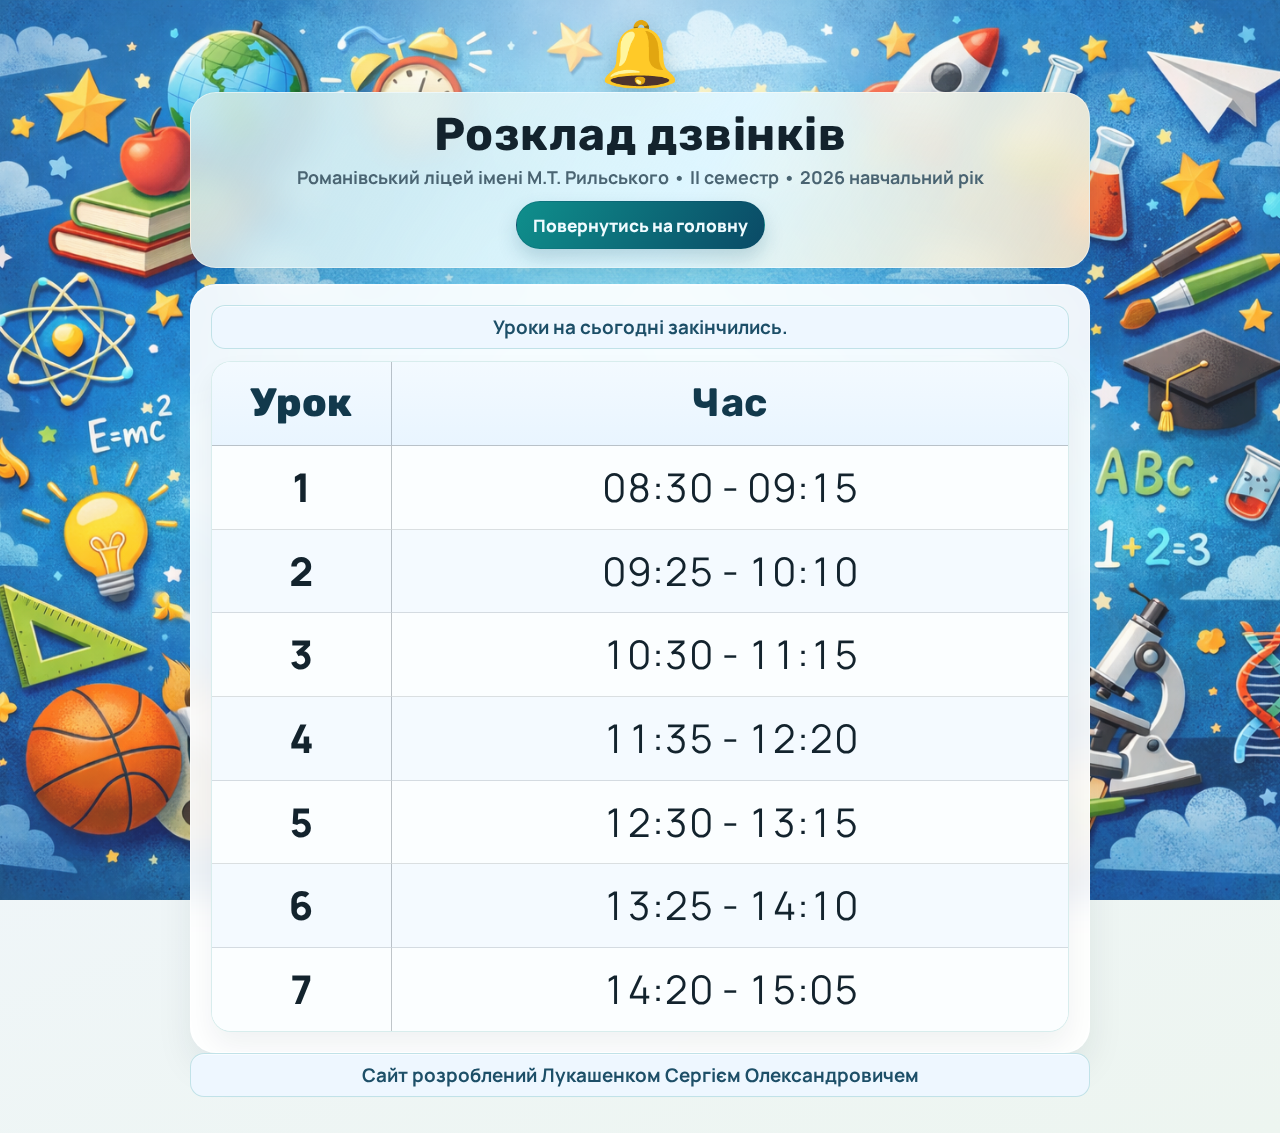
<file: Розклад дзвінків.html>
﻿<!doctype html>
<html lang="uk">
  <head>
    <meta charset="UTF-8" />
    <meta name="viewport" content="width=device-width, initial-scale=1.0, maximum-scale=5.0, user-scalable=yes, viewport-fit=cover" />
    <title>Розклад дзвінків | Романівський ліцей ім. М.Т. Рильського</title>
    <link rel="preconnect" href="https://fonts.googleapis.com" />
    <link rel="preconnect" href="https://fonts.gstatic.com" crossorigin />
    <link
      href="https://fonts.googleapis.com/css2?family=Manrope:wght@400;500;600;700;800&family=Rubik:wght@500;600;700;800&display=swap"
      rel="stylesheet"
    />
    <style>
      :root {
        --bg: #f0f5f7;
        --bg-soft: #f6faff;
        --card: rgba(255, 255, 255, 0.82);
        --ink: #13232d;
        --muted: #4a6472;
        --brand: #0f8f8c;
        --brand-strong: #0a4a66;
        --line: rgba(19, 35, 45, 0.14);
        --line-strong: rgba(19, 35, 45, 0.26);
        --table-head: #e9f5ff;
        --row-a: #fbfeff;
        --row-b: #f4faff;
        --row-hover: #e8f4ff;
        --active-row-start: #143d56;
        --active-row-end: #0a4a66;
        --glow: 0 24px 48px rgba(12, 79, 104, 0.14), 0 8px 18px rgba(12, 79, 104, 0.06);
        --glass-blur: blur(16px);
        --glass-border: rgba(255, 255, 255, 0.45);
      }

      * {
        box-sizing: border-box;
        margin: 0;
        padding: 0;
      }

      html,
      body {
        min-height: 100%;
      }

      body {
        font-family: "Manrope", sans-serif;
        color: var(--ink);
        background: linear-gradient(160deg, #e8eff4 0%, #f0f6fb 40%, #edf5f0 100%);
        text-rendering: optimizeLegibility;
        -webkit-font-smoothing: antialiased;
      }

      .site-bg {
        position: fixed;
        inset: 0;
        z-index: 0;
        background: url("./Заставка.png") center / cover no-repeat;
        pointer-events: none;
        opacity: 0.88;
      }

      .page {
        position: relative;
        z-index: 1;
        width: min(900px, calc(100% - 24px));
        margin: 20px auto 36px;
      }

      .page::before {
        content: "";
        position: absolute;
        inset: -22px -12px auto;
        height: 180px;
        border-radius: 30px;
        background: radial-gradient(circle at 50% 0%, rgba(255, 255, 255, 0.62) 0%, rgba(255, 255, 255, 0) 72%);
        pointer-events: none;
        z-index: -1;
      }

      .bell-top {
        width: 100%;
        text-align: center;
        font-size: clamp(42px, 5vw, 66px);
        line-height: 1;
        margin-bottom: 8px;
        transform-origin: top center;
        animation: bell-swing 2.1s ease-in-out infinite;
        filter: drop-shadow(0 8px 12px rgba(12, 79, 104, 0.3));
      }

      .hero {
        border-radius: 26px;
        background:
          linear-gradient(120deg, rgba(15, 143, 140, 0.14) 0%, rgba(217, 245, 255, 0.72) 56%, rgba(255, 209, 128, 0.34) 100%),
          var(--card);
        box-shadow: var(--glow);
        padding: 18px 20px;
        text-align: center;
        border: 1px solid var(--glass-border);
        backdrop-filter: var(--glass-blur);
        -webkit-backdrop-filter: var(--glass-blur);
      }

      .hero h1 {
        font-family: "Rubik", sans-serif;
        font-size: clamp(30px, 2vw + 22px, 46px);
        line-height: 1.05;
        margin-bottom: 6px;
        text-wrap: balance;
        letter-spacing: 0.012em;
      }

      .hero p {
        color: var(--muted);
        font-weight: 700;
        font-size: clamp(15px, 0.3vw + 14px, 18px);
        margin-bottom: 12px;
      }

      .hero a {
        display: inline-flex;
        align-items: center;
        justify-content: center;
        text-decoration: none;
        color: #effbff;
        font-weight: 800;
        font-size: clamp(15px, 0.25vw + 14px, 18px);
        min-height: 48px;
        border-radius: 999px;
        padding: 10px 16px;
        border: 1px solid rgba(12, 79, 104, 0.24);
        background: linear-gradient(120deg, var(--brand) 0%, var(--brand-strong) 100%);
        box-shadow: 0 10px 20px rgba(12, 79, 104, 0.2);
        touch-action: manipulation;
        transition: transform 0.2s ease, box-shadow 0.2s ease, filter 0.2s ease;
      }

      .hero a:hover,
      .hero a:focus-visible {
        transform: translateY(-2px);
        filter: saturate(1.12);
        box-shadow: 0 14px 24px rgba(12, 79, 104, 0.25);
      }

      .card {
        margin-top: 16px;
        border-radius: 26px;
        background: rgba(255, 255, 255, 0.92);
        border: 1px solid var(--glass-border);
        box-shadow: 0 16px 36px rgba(19, 35, 45, 0.08), inset 0 1px 0 rgba(255,255,255,0.5);
        padding: 20px;
        backdrop-filter: var(--glass-blur);
        -webkit-backdrop-filter: var(--glass-blur);
        overflow-x: auto;
          -webkit-overflow-scrolling: touch;
      }

      .live-note {
        margin-bottom: 12px;
        padding: 8px 12px;
        border-radius: 14px;
        background: #eef7ff;
        border: 1px solid rgba(15, 143, 140, 0.2);
        color: #1d4f68;
        font-weight: 700;
        font-size: clamp(17px, 0.3vw + 15px, 21px);
        text-align: center;
        box-shadow: inset 0 1px 0 rgba(255, 255, 255, 0.6);
        text-wrap: pretty;
        backdrop-filter: blur(8px);
      }

      .bells-table {
        width: 100%;
        border-collapse: separate;
        border-spacing: 0;
        table-layout: fixed;
        min-width: 760px;
        border-radius: 20px;
        overflow: hidden;
        border: 1px solid rgba(15, 143, 140, 0.16);
        background: #ffffff;
        box-shadow: 0 14px 28px rgba(19, 35, 45, 0.06);
      }

      .bells-table th,
      .bells-table td {
        border-bottom: 1px solid var(--line);
        padding: 20px 16px;
        text-align: center;
        font-size: clamp(32px, 0.9vw + 28px, 42px);
        line-height: 1.08;
        white-space: nowrap;
        font-variant-numeric: tabular-nums;
        font-feature-settings: "tnum" 1;
        transition: background 0.25s ease, color 0.25s ease, border-color 0.25s ease;
      }

      .bells-table thead th {
        background: linear-gradient(180deg, #f3faff 0%, var(--table-head) 100%);
        color: #12394c;
        font-family: "Rubik", sans-serif;
        font-weight: 700;
        border-bottom-color: var(--line-strong);
        letter-spacing: 0.01em;
      }

      .bells-table tbody tr:nth-child(odd) td {
        background: var(--row-a);
      }

      .bells-table tbody tr:nth-child(even) td {
        background: var(--row-b);
      }

      .bells-table tbody tr:hover td {
        background: var(--row-hover);
      }

      .bells-table tbody tr:last-child td {
        border-bottom: 0;
      }

      .bells-table thead th:first-child,
      .bells-table tbody td:first-child {
        font-weight: 800;
        width: 180px;
        border-right: 1px solid var(--line-strong);
      }

      .bells-table thead th:last-child,
      .bells-table tbody td:last-child {
        width: calc(100% - 180px);
      }
      .bells-table tbody tr.is-current td {
        background: linear-gradient(128deg, #0a2237 0%, #113954 55%, #0a4a66 100%);
        color: #ffffff;
        font-weight: 800;
        text-shadow: 0 1px 0 rgba(0, 0, 0, 0.28);
        border-bottom-color: rgba(255, 255, 255, 0.38);
        animation: current-row-pulse 2.2s ease-in-out infinite;
      }

      .bells-table tbody tr.is-current td,
      .bells-table tbody tr.is-current td * {
        color: #ffffff;
      }

      .bells-table tbody tr.is-current td:first-child {
        border-right-color: rgba(255, 255, 255, 0.35);
      }

      @keyframes bell-swing {
        0%,
        100% {
          transform: rotate(0deg);
        }
        14% {
          transform: rotate(16deg);
        }
        28% {
          transform: rotate(-12deg);
        }
        42% {
          transform: rotate(8deg);
        }
        56% {
          transform: rotate(-5deg);
        }
        70% {
          transform: rotate(3deg);
        }
      }

      @keyframes current-row-pulse {
        0%,
        100% {
          box-shadow: inset 0 0 0 0 rgba(255, 255, 255, 0.26);
        }
        50% {
          box-shadow: inset 0 0 0 2px rgba(255, 255, 255, 0.36);
        }
      }

      @keyframes soft-rise {
        from {
          opacity: 0;
          transform: translateY(14px);
        }
        to {
          opacity: 1;
          transform: translateY(0);
        }
      }

      @media (prefers-reduced-motion: no-preference) {
        .bell-top {
          animation: soft-rise 0.55s ease-out both, bell-swing 2.1s 0.55s ease-in-out infinite;
        }

        .hero {
          animation: soft-rise 0.55s ease-out 0.08s both;
        }

        .card {
          animation: soft-rise 0.6s ease-out 0.14s both;
        }

        .live-note {
          animation: soft-rise 0.5s ease-out 0.2s both;
        }

        .bells-table tbody tr {
          animation: soft-rise 0.4s ease-out both;
          animation-delay: var(--row-delay, 0.24s);
        }
      }

      @media (max-width: 640px) {
        .page {
          width: calc(100% - 12px);
          margin-top: 12px;
        }

        .hero {
          border-radius: 18px;
          padding: 12px 10px;
        }

        .hero h1 {
          font-size: clamp(26px, 8.5vw, 38px);
          letter-spacing: 0.01em;
        }

        .hero p {
          font-size: 16px;
          line-height: 1.3;
          margin-bottom: 10px;
        }

        .hero a {
          width: 100%;
          min-height: 48px;
          padding: 10px 14px;
          font-size: 16px;
        }

        .card {
          margin-top: 12px;
          padding: 14px 12px;
          border-radius: 20px;
          overflow-x: auto;
          -webkit-overflow-scrolling: touch;
        }

        .bells-table {
          width: 100%;
          min-width: 0;
          border-radius: 14px;
          margin-inline: auto;
        }

        .bells-table th,
        .bells-table td {
          padding: 14px 10px;
          font-size: clamp(22px, 6.2vw, 28px);
          white-space: nowrap;
        }

        .live-note {
          font-size: clamp(15px, 4.2vw, 19px);
          padding: 9px 12px;
          line-height: 1.3;
        }

        .bells-table thead th:first-child,
        .bells-table tbody td:first-child {
          width: 90px;
        }

        .bells-table thead th:last-child,
        .bells-table tbody td:last-child {
          width: calc(100% - 90px);
        }
      }

      @media (max-width: 420px) {
        .page {
          width: calc(100% - 10px);
        }

        .bells-table {
          min-width: 0;
        }

        .bells-table th,
        .bells-table td {
          font-size: clamp(20px, 6vw, 25px);
          padding: 12px 8px;
        }

        .bells-table thead th:first-child,
        .bells-table tbody td:first-child {
          width: 78px;
        }

        .bells-table thead th:last-child,
        .bells-table tbody td:last-child {
          width: calc(100% - 78px);
        }
      }

      @media (prefers-reduced-motion: reduce) {
        .bell-top,
        .bells-table tbody tr.is-current td,
        .hero,
        .card,
        .live-note,
        .bells-table tbody tr {
          animation: none;
        }
      }
    </style>
  </head>
  <body>
    <div class="site-bg" aria-hidden="true"></div>

    <main class="page">
      <div class="bell-top" aria-hidden="true">🔔</div>

      <header class="hero">
        <h1 id="bellsTitle">Розклад дзвінків</h1>
        <p id="bellsSchool">Школа • Навчальний рік</p>
        <a id="bellsHomeLink" href="index.html">Повернутись на головну</a>
      </header>

      <section class="card" aria-label="Час початку та завершення уроків">
        <p class="live-note" id="liveStatus" aria-live="polite">Автовиділення працює за київським часом у будні.</p>
        <table class="bells-table" id="bellsTable">
          <thead>
            <tr>
              <th>Урок</th>
              <th>Час</th>
            </tr>
          </thead>
          <tbody id="bellsRows"></tbody>
        </table>
      </section>
      <p class="live-note">Сайт розроблений Лукашенком Сергієм Олександровичем</p>
    </main>

    <script src="./schedule-config.js"></script>
    <script src="./schedule-config-junior.js"></script>
    <script src="./schedule-core.js"></script>
    <script>
      (() => {
        const params = new URLSearchParams(window.location.search);
        const group = params.get("group");
        const config =
          group === "junior"
            ? window.SchoolScheduleConfigJunior || window.SchoolScheduleConfig || {}
            : window.SchoolScheduleConfig || {};

        const core = window.ScheduleCore || {};
        const table = document.getElementById("bellsTable");
        const rowsRoot = document.getElementById("bellsRows");
        const liveStatus = document.getElementById("liveStatus");
        const bellsTitle = document.getElementById("bellsTitle");
        const bellsHomeLink = document.getElementById("bellsHomeLink");
        const bellsSchool = document.getElementById("bellsSchool");
        if (!table) {
          return;
        }

        const escapeHtml = typeof core.escapeHtml === "function" ? core.escapeHtml : (value) => String(value || "");
        const schoolName = config.school?.name || "Школа";
        const semesterLabel = config.school?.semesterLabel || "Навчальний рік";
        const homePagePath = config.homePagePath || "index.html";
        const bellScheduleRaw = Array.isArray(config.bellSchedule) && config.bellSchedule.length ? config.bellSchedule : [];
        const bellSchedule = bellScheduleRaw.filter(
          (item) => group !== "junior" || String(item?.lesson ?? "").trim() !== "7"
        );

        if (bellsTitle) {
          bellsTitle.textContent = group === "junior" ? "Розклад дзвінків (початкові класи)" : "Розклад дзвінків";
        }
        if (bellsHomeLink) {
          bellsHomeLink.href = homePagePath;
        }
        if (bellsSchool) {
          bellsSchool.textContent = `${schoolName} • ${semesterLabel}`;
        }
        document.title = `${group === "junior" ? "Розклад дзвінків (початкові класи)" : "Розклад дзвінків"} | ${schoolName}`;

        if (rowsRoot) {
          rowsRoot.innerHTML = bellSchedule
            .map((item, index) => {
              const delay = (0.24 + index * 0.04).toFixed(2);
              return (
                `<tr style="--row-delay:${delay}s;">` +
                `<td>${escapeHtml(item.lesson)}</td>` +
                `<td>${escapeHtml(item.start)} - ${escapeHtml(item.end)}</td>` +
                `</tr>`
              );
            })
            .join("");
        }

        const rows = Array.from(table.querySelectorAll("tbody tr"));
        if (!rows.length) {
          if (liveStatus) {
            liveStatus.textContent = "Розклад дзвінків не налаштовано.";
          }
          return;
        }
        const weekdaySet = new Set(["Mon", "Tue", "Wed", "Thu", "Fri"]);
        const parseTimeToMinutes = (value) => {
          const match = String(value || "").trim().match(/^(\d{2}):(\d{2})$/);
          if (!match) {
            return null;
          }
          return Number(match[1]) * 60 + Number(match[2]);
        };

        const normalizeLessonNumber = (value) => String(value ?? "").trim().replace(/^0+(\d)$/, "$1");
        const firstLessonStart = parseTimeToMinutes(bellSchedule[0]?.start) ?? 8 * 60 + 30;
        const firstLessonStartLabel = bellSchedule[0]?.start || "08:30";

        const kyivFormatter = new Intl.DateTimeFormat("en-GB", {
          timeZone: "Europe/Kyiv",
          weekday: "short",
          hour: "2-digit",
          minute: "2-digit",
          second: "2-digit",
          hourCycle: "h23"
        });

        const lessonRanges = bellSchedule
          .map((lesson, index) => {
            const row = rows[index];
            if (!row) {
              return null;
            }

            const start = parseTimeToMinutes(lesson.start);
            const end = parseTimeToMinutes(lesson.end);
            if (start === null || end === null) {
              return null;
            }

            const lessonNumber = normalizeLessonNumber(lesson.lesson ?? row.cells[0]?.textContent?.trim());
            return {
              row,
              lessonNumber,
              startMinutes: start,
              endMinutes: end,
              startSeconds: start * 60,
              endSeconds: end * 60
            };
          })
          .filter(Boolean);

        const lastLessonEndSeconds = lessonRanges.reduce(
          (max, lesson) => Math.max(max, lesson.endSeconds),
          -1
        );

        const formatMinutesLeft = (value) => {
          const minutesLeft = Math.max(1, Math.ceil(Number(value) || 0));
          const mod10 = minutesLeft % 10;
          const mod100 = minutesLeft % 100;

          let unit = "хвилин";
          if (mod100 < 11 || mod100 > 14) {
            if (mod10 === 1) {
              unit = "хвилина";
            } else if (mod10 >= 2 && mod10 <= 4) {
              unit = "хвилини";
            }
          }

          return `${minutesLeft} ${unit}`;
        };

        const weekdayToDayLabel = {
          Mon: config.dayOrder?.[0]?.label || "Понеділок",
          Tue: config.dayOrder?.[1]?.label || "Вівторок",
          Wed: config.dayOrder?.[2]?.label || "Середа",
          Thu: config.dayOrder?.[3]?.label || "Четвер",
          Fri: config.dayOrder?.[4]?.label || "П'ятниця"
        };

        const juniorLessonsByDay = (() => {
          if (group !== "junior") {
            return new Map();
          }

          const byDay = new Map();
          const rows = Array.isArray(config.scheduleRows) ? config.scheduleRows : [];
          rows.forEach((row) => {
            const dayLabel = String(row?.day || "").trim();
            const lessonNumber = normalizeLessonNumber(row?.lesson);
            const hasAnyClassLesson = Array.isArray(row?.classes) && row.classes.some((cell) => String(cell || "").trim());

            if (!dayLabel || !lessonNumber || !hasAnyClassLesson) {
              return;
            }

            if (!byDay.has(dayLabel)) {
              byDay.set(dayLabel, new Set());
            }
            byDay.get(dayLabel).add(lessonNumber);
          });
          return byDay;
        })();

        const getKyivTime = () => {
          const parts = kyivFormatter.formatToParts(new Date());
          const weekday = parts.find((part) => part.type === "weekday")?.value || "";
          const hour = Number(parts.find((part) => part.type === "hour")?.value || "0");
          const minute = Number(parts.find((part) => part.type === "minute")?.value || "0");
          const second = Number(parts.find((part) => part.type === "second")?.value || "0");
          return {
            weekday,
            minutes: hour * 60 + minute,
            seconds: hour * 3600 + minute * 60 + second
          };
        };

        const getJuniorDayContext = (weekday) => {
          if (group !== "junior") {
            return null;
          }

          const dayLabel = weekdayToDayLabel[weekday] || "";
          const dayLessons = juniorLessonsByDay.get(dayLabel) || new Set();
          const lessonNumbers = Array.from(dayLessons)
            .map((lesson) => Number(lesson))
            .filter((lesson) => Number.isFinite(lesson))
            .sort((a, b) => a - b);
          const lastLessonNumber = lessonNumbers.length ? lessonNumbers[lessonNumbers.length - 1] : null;
          const lastLessonRange =
            lastLessonNumber === null
              ? null
              : lessonRanges.find((lesson) => Number(lesson.lessonNumber) === lastLessonNumber);

          return {
            dayLessons,
            lastLessonNumber,
            lastLessonEndSeconds: lastLessonRange?.endSeconds ?? null
          };
        };

        const getBreakRemainingSeconds = (currentSeconds) => {
          const nextLesson = lessonRanges.find((lesson) => currentSeconds < lesson.startSeconds);
          if (!nextLesson) {
            return null;
          }

          const previousLesson = [...lessonRanges]
            .reverse()
            .find((lesson) => currentSeconds >= lesson.endSeconds);
          if (!previousLesson) {
            return null;
          }

          if (currentSeconds < previousLesson.endSeconds || currentSeconds >= nextLesson.startSeconds) {
            return null;
          }

          return nextLesson.startSeconds - currentSeconds;
        };

        const updateActiveLesson = () => {
          rows.forEach((row) => row.classList.remove("is-current"));

          const { weekday, minutes, seconds } = getKyivTime();

          if (!weekdaySet.has(weekday)) {
            if (liveStatus) {
              liveStatus.textContent = "Сьогодні вихідний. Автовиділення працює з понеділка по п'ятницю.";
            }
            return;
          }

          if (minutes < firstLessonStart) {
            if (liveStatus) {
              liveStatus.textContent = `Навчальний день ще не розпочався. Автовиділення стартує о ${firstLessonStartLabel}.`;
            }
            return;
          }

          const juniorDayContext = getJuniorDayContext(weekday);

          if (group === "junior" && juniorDayContext && !juniorDayContext.dayLessons.size) {
            if (liveStatus) {
              liveStatus.textContent = "Уроки на сьогодні закінчились.";
            }
            return;
          }

          const juniorLastLessonEndSeconds = juniorDayContext?.lastLessonEndSeconds;
          if (juniorLastLessonEndSeconds != null && seconds >= juniorLastLessonEndSeconds) {
            if (liveStatus) {
              liveStatus.textContent = "Уроки на сьогодні закінчились.";
            }
            return;
          }

          if (group !== "junior" && lastLessonEndSeconds >= 0 && seconds >= lastLessonEndSeconds) {
            if (liveStatus) {
              liveStatus.textContent = "Уроки на сьогодні закінчились.";
            }
            return;
          }

          const activeLesson = lessonRanges.find(
            (lesson) => seconds >= lesson.startSeconds && seconds < lesson.endSeconds
          );
          if (!activeLesson) {
            if (liveStatus) {
              const breakRemainingSeconds = getBreakRemainingSeconds(seconds);
              if (breakRemainingSeconds !== null) {
                const breakMinutesLeft = formatMinutesLeft(breakRemainingSeconds / 60);
                liveStatus.textContent = `Зараз триває перерва. До кінця перерви залишилося ${breakMinutesLeft}.`;
              } else {
                liveStatus.textContent = "На цей момент урок не триває.";
              }
            }
            return;
          }

          if (group === "junior") {
            const dayLessons = juniorDayContext?.dayLessons || new Set();
            if (!dayLessons.has(activeLesson.lessonNumber)) {
              const activeLessonNumber = Number(activeLesson.lessonNumber);

              if (
                Number.isFinite(activeLessonNumber) &&
                juniorDayContext?.lastLessonNumber !== null &&
                activeLessonNumber > juniorDayContext.lastLessonNumber
              ) {
                if (liveStatus) {
                  liveStatus.textContent = "Уроки на сьогодні закінчились.";
                }
              } else if (liveStatus) {
                liveStatus.textContent = `Зараз для початкових класів урок ${activeLesson.lessonNumber} не запланований.`;
              }
              return;
            }
          }

          activeLesson.row.classList.add("is-current");
          if (liveStatus) {
            const remainingMinutes = formatMinutesLeft((activeLesson.endSeconds - seconds) / 60);
            liveStatus.textContent = `Зараз триває ${activeLesson.lessonNumber} урок. До кінця залишилося ${remainingMinutes} (київський час).`;
          }
        };

        updateActiveLesson();
        setInterval(updateActiveLesson, 1000);
      })();
    </script>
  </body>
</html>
</file>
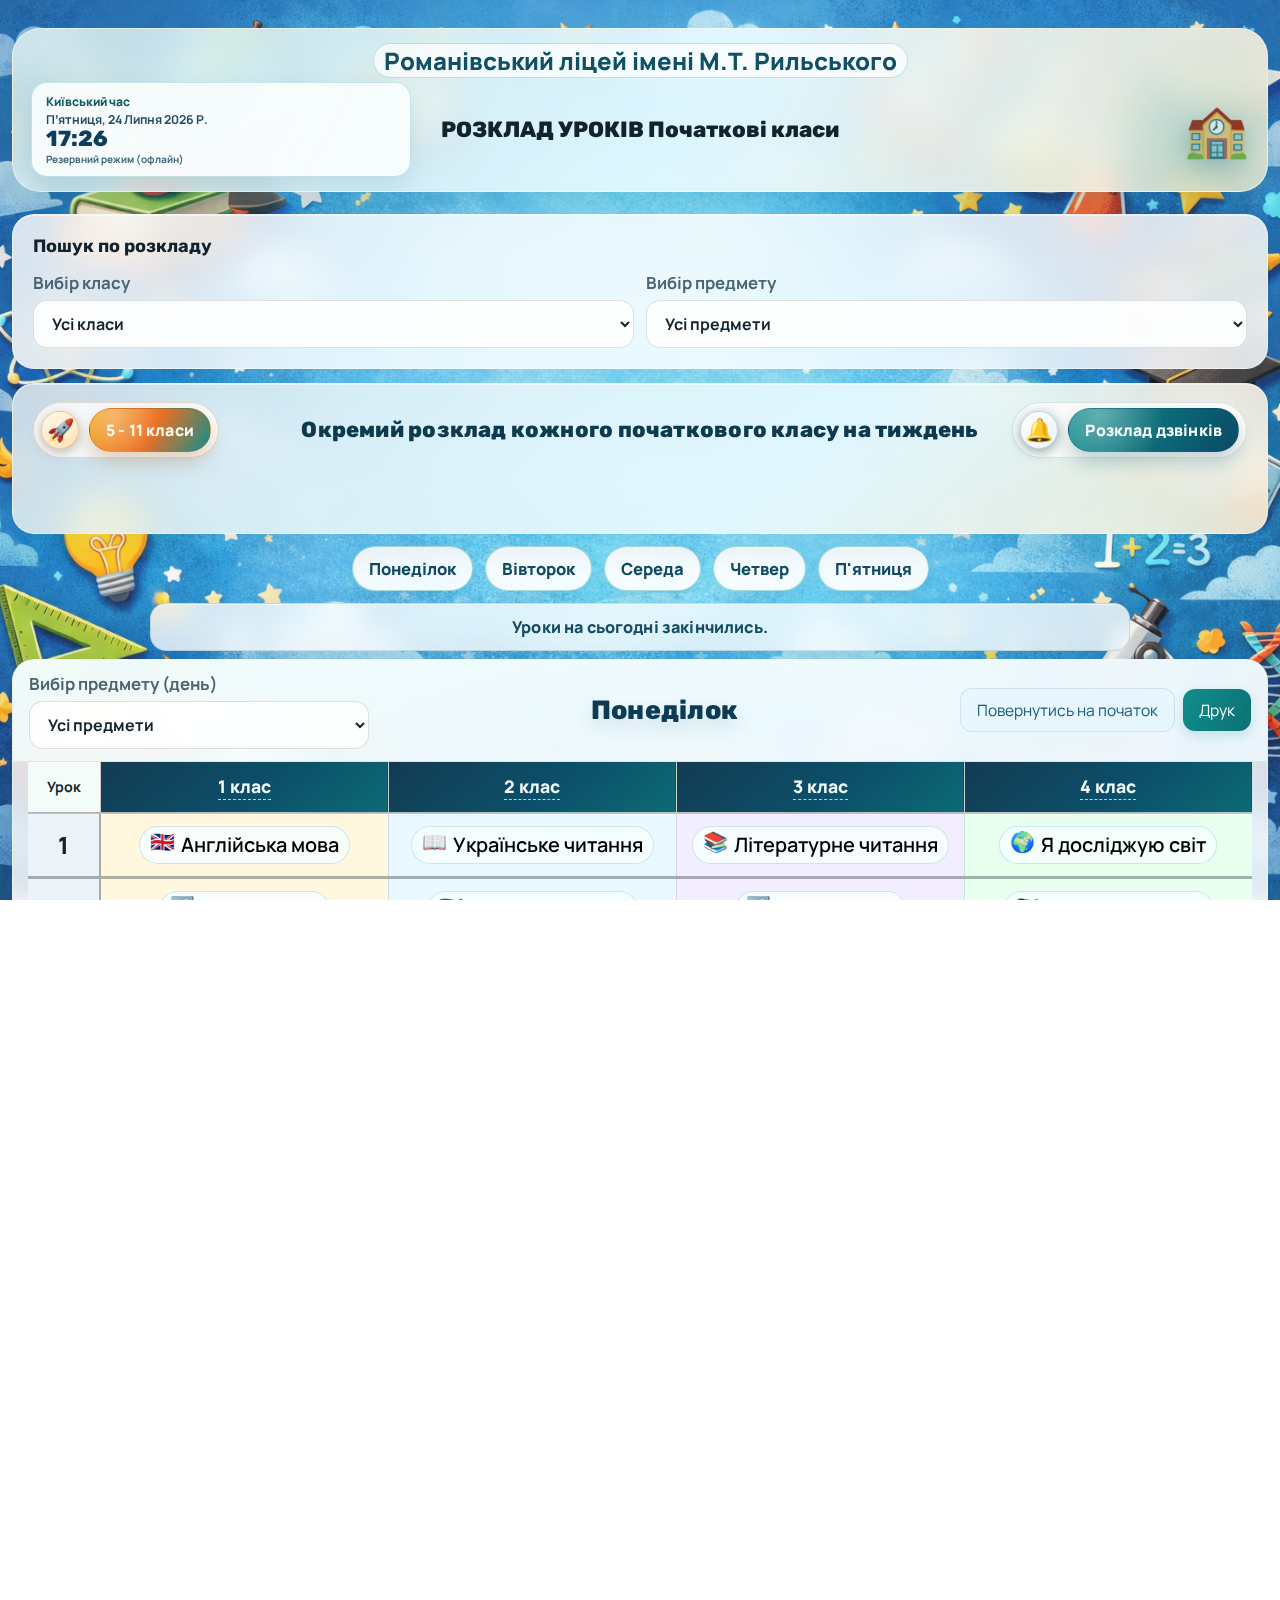
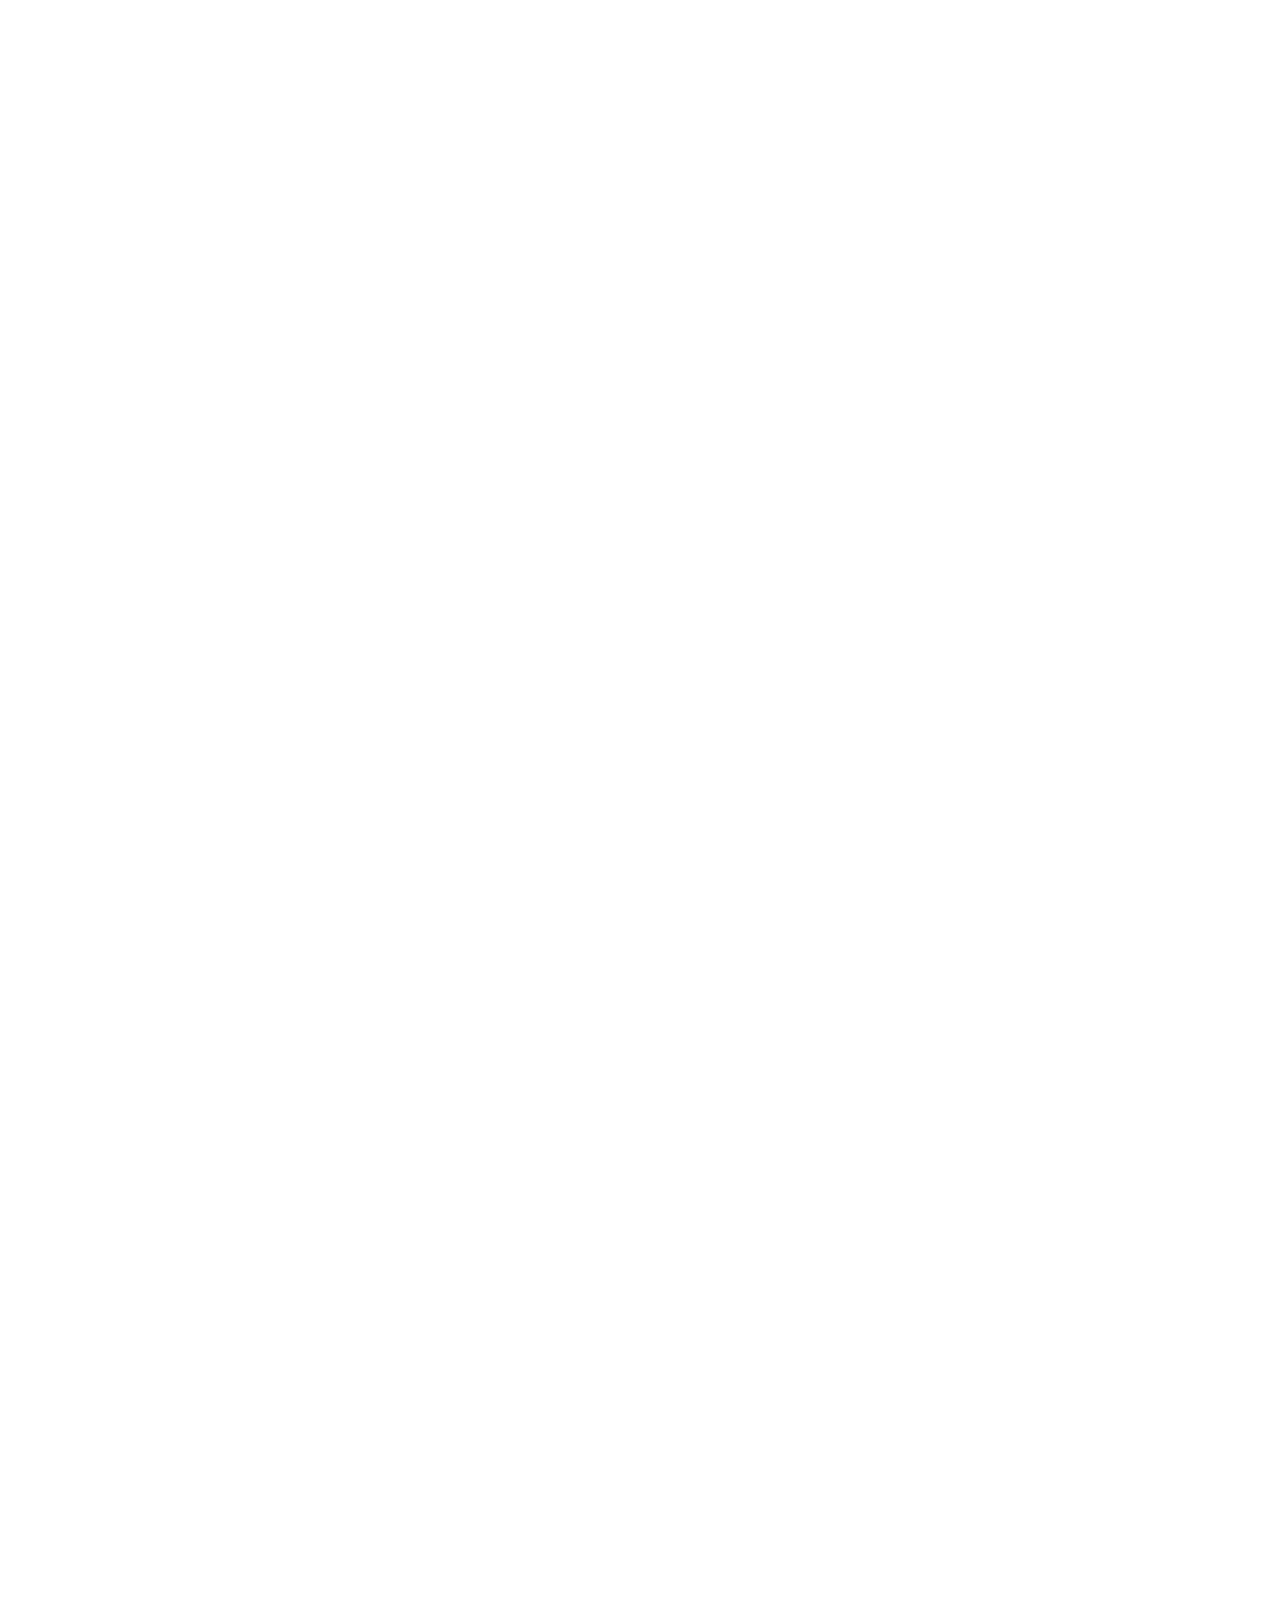
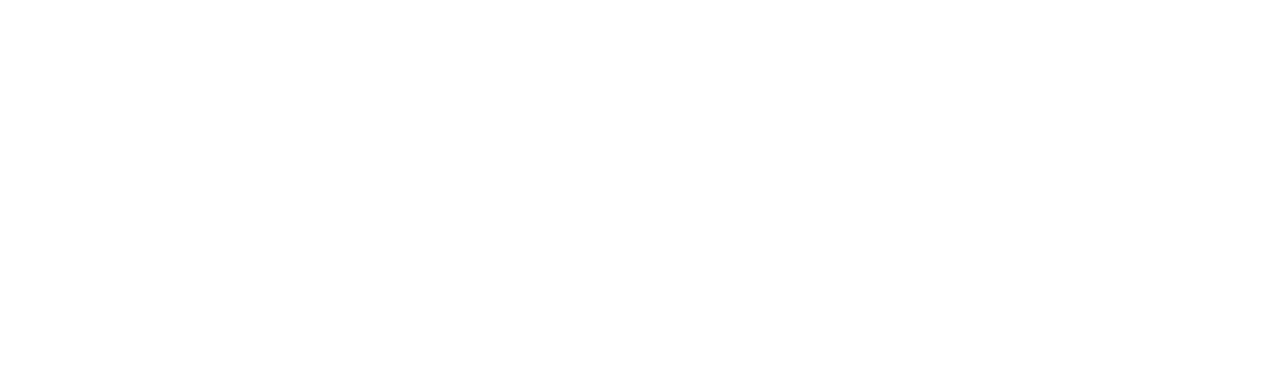
<file: РОЗКЛАД УРОКІВ Початкові класи.html>
﻿<!doctype html>
<html lang="uk">
  <head>
    <meta charset="UTF-8" />
    <meta name="viewport" content="width=device-width, initial-scale=1.0, maximum-scale=5.0, user-scalable=yes, viewport-fit=cover" />
    <title>Романівський ліцей ім. М.Т. Рильського | Розклад 1-4 класів</title>
    <link rel="preconnect" href="https://fonts.googleapis.com" />
    <link rel="preconnect" href="https://fonts.gstatic.com" crossorigin />
    <link
      href="https://fonts.googleapis.com/css2?family=Manrope:wght@400;500;600;700;800&family=Rubik:wght@500;600;700;800&display=swap"
      rel="stylesheet"
    />
    <style>
      :root {
        color-scheme: light;
        --bg: #f0f5f7;
        --bg-soft: #f6faff;
        --card: rgba(255, 255, 255, 0.82);
        --card-solid: #ffffff;
        --ink: #13232d;
        --muted: #4a6472;
        --line: rgba(19, 35, 45, 0.10);
        --brand: #0f8f8c;
        --brand-strong: #0d6f74;
        --brand-deep: #0a4a66;
        --warm: #ffd180;
        --cool: #d9f5ff;
        --glow: 0 24px 60px rgba(13, 111, 116, 0.14), 0 8px 20px rgba(13, 111, 116, 0.08);
        --radius-xl: 28px;
        --radius-lg: 22px;
        --radius-md: 14px;
        --class-5: #fff8df;
        --class-6: #eaf8ff;
        --class-7: #f3eeff;
        --class-8: #e9fff0;
        --class-9: #fff0f5;
        --row-separator: rgba(19, 35, 45, 0.35);
        --fs-base: clamp(15px, 0.22vw + 14px, 18px);
        --fs-table: clamp(14px, 0.18vw + 13px, 17px);
        --fs-chip: clamp(17px, 0.46vw + 14px, 23px);
        --glass: rgba(255, 255, 255, 0.72);
        --glass-border: rgba(255, 255, 255, 0.45);
        --glass-blur: blur(16px);
      }

      * {
        box-sizing: border-box;
        margin: 0;
        padding: 0;
      }

      html {
        height: 100%;
        scroll-behavior: smooth;
        overflow-x: auto;
        overflow-y: auto;
        -webkit-text-size-adjust: 100%;
        text-size-adjust: 100%;
      }

      body {
        height: 100%;
        min-height: 100vh;
        font-family: "Manrope", sans-serif;
        font-size: var(--fs-base);
        color: var(--ink);
        background: linear-gradient(160deg, #e8eff4 0%, #f0f6fb 40%, #edf5f0 100%);
        overflow-x: auto;
        overflow-y: auto;
        touch-action: pan-x pan-y pinch-zoom;
        text-rendering: optimizeLegibility;
        -webkit-font-smoothing: antialiased;
      }

      .app {
        position: relative;
        z-index: 1;
        width: min(1500px, calc(100% - 24px));
        margin: 28px auto 64px;
        overflow: visible;
      }

      .site-bg {
        position: fixed;
        inset: 0;
        z-index: 0;
        background: url("./Заставка.png") center / cover no-repeat;
        pointer-events: none;
        opacity: 0.88;
      }

      .hero {
        border-radius: var(--radius-xl);
        background:
          linear-gradient(120deg, rgba(15, 143, 140, 0.12) 0%, rgba(217, 245, 255, 0.68) 55%, rgba(255, 209, 128, 0.28) 100%),
          var(--card);
        backdrop-filter: var(--glass-blur);
        -webkit-backdrop-filter: var(--glass-blur);
        box-shadow: var(--glow);
        border: 1px solid var(--glass-border);
        padding: 14px 18px;
        position: relative;
        overflow: hidden;
        text-align: center;
      }

      .hero__row {
        display: grid;
        grid-template-columns: minmax(0, 1fr) auto minmax(0, 1fr);
        align-items: center;
        column-gap: 8px;
      }

      .hero__top-tools {
        display: flex;
        justify-content: flex-start;
        width: min(380px, 100%);
        margin: 0;
      }

      .kyiv-clock {
        width: 100%;
        padding: 10px 14px;
        border-radius: 16px;
        border: 1px solid rgba(15, 143, 140, 0.22);
        background: rgba(255, 255, 255, 0.75);
        backdrop-filter: blur(12px);
        -webkit-backdrop-filter: blur(12px);
        box-shadow: 0 10px 24px rgba(13, 79, 104, 0.12), inset 0 1px 0 rgba(255,255,255,0.6);
        text-align: left;
      }

      .kyiv-clock__title {
        display: block;
        margin: 0;
        font-weight: 800;
        font-size: 12px;
        color: #0f5a67;
      }

      .kyiv-clock__date {
        margin: 3px 0 1px;
        font-weight: 700;
        font-size: clamp(11px, 0.18vw + 10px, 13px);
        line-height: 1.1;
        color: #234d62;
        text-transform: capitalize;
      }

      .kyiv-clock__time {
        margin: 0;
        font-family: "Rubik", sans-serif;
        font-weight: 800;
        font-size: clamp(19px, 0.7vw + 13px, 27px);
        line-height: 1;
        color: #0c3f5c;
      }

      .kyiv-clock__sync {
        display: block;
        margin: 2px 0 0;
        font-size: 10px;
        font-weight: 700;
        color: #3f6576;
      }

      .hero::after {
        content: "";
        position: absolute;
        inset: auto -52px -70px auto;
        width: 230px;
        height: 230px;
        border-radius: 50%;
        background: radial-gradient(circle, rgba(15, 143, 140, 0.25), transparent 70%);
        pointer-events: none;
      }

      .hero__school {
        display: inline-flex;
        align-items: center;
        justify-content: center;
        margin: 0 auto 4px;
        padding: 4px 10px;
        border-radius: 999px;
        border: 1px solid rgba(15, 143, 140, 0.24);
        background: rgba(255, 255, 255, 0.72);
        color: #0f5064;
        font-weight: 800;
        font-size: 24px;
        line-height: 1.05;
      }

      .hero__title-icon {
        justify-self: end;
        font-size: clamp(52px, 3.4vw, 70px);
        line-height: 1;
        filter: drop-shadow(0 8px 12px rgba(13, 79, 104, 0.22));
      }

      .hero h1 {
        font-family: "Rubik", sans-serif;
        font-weight: 800;
        margin: 0;
        font-size: clamp(22px, 1.7vw, 33px);
        line-height: 1.06;
        letter-spacing: 0;
        text-wrap: balance;
        text-align: center;
        justify-self: center;
      }

      .hero__title-text {
        display: block;
      }

      .controls {
        margin-top: 22px;
        background: var(--card);
        backdrop-filter: var(--glass-blur);
        -webkit-backdrop-filter: var(--glass-blur);
        border-radius: var(--radius-lg);
        border: 1px solid var(--glass-border);
        box-shadow: 0 14px 34px rgba(19, 35, 45, 0.07), inset 0 1px 0 rgba(255,255,255,0.5);
        padding: 20px;
        display: grid;
        gap: 14px;
      }

      .controls h2 {
        font-family: "Rubik", sans-serif;
        font-size: 18px;
      }

      .controls__grid {
        display: grid;
        gap: 12px;
        grid-template-columns: repeat(2, minmax(220px, 1fr));
      }

      label {
        display: grid;
        gap: 6px;
        font-weight: 700;
        color: var(--muted);
      }

      select {
        width: 100%;
        min-height: 48px;
        padding: 10px 14px;
        border-radius: 14px;
        border: 1px solid rgba(19, 35, 45, 0.14);
        background: rgba(255, 255, 255, 0.9);
        font: inherit;
        font-size: 16px;
        color: var(--ink);
        transition: border-color 0.2s ease, box-shadow 0.2s ease;
      }

      select:focus {
        border-color: var(--brand);
        outline: none;
        box-shadow: 0 0 0 3px rgba(15, 143, 140, 0.15);
      }

      .class-week-nav {
        margin-top: 14px;
        background: linear-gradient(140deg, rgba(13, 79, 104, 0.08) 0%, rgba(217, 245, 255, 0.6) 60%, rgba(255, 209, 128, 0.28) 100%),
          var(--card);
        backdrop-filter: var(--glass-blur);
        -webkit-backdrop-filter: var(--glass-blur);
        border: 1px solid var(--glass-border);
        border-radius: var(--radius-lg);
        box-shadow: 0 14px 34px rgba(19, 35, 45, 0.07), inset 0 1px 0 rgba(255,255,255,0.5);
        padding: 18px 20px;
        position: relative;
        overflow: hidden;
      }

      .class-week-nav::before {
        content: "";
        position: absolute;
        top: -42px;
        right: -30px;
        width: 170px;
        height: 170px;
        border-radius: 50%;
        background: radial-gradient(circle, rgba(255, 255, 255, 0.55) 0%, rgba(255, 255, 255, 0) 70%);
        pointer-events: none;
      }

      .class-week-nav__head {
        display: grid;
        grid-template-columns: minmax(0, 1fr) auto minmax(0, 1fr);
        gap: 12px;
        align-items: center;
        margin-bottom: 12px;
      }

      .class-week-nav__title {
        font-family: "Rubik", sans-serif;
        font-size: clamp(18px, 0.45vw + 16px, 24px);
        font-weight: 800;
        color: #0e3a50;
        margin: 0;
        text-align: center;
        grid-column: 2;
        text-wrap: balance;
        letter-spacing: 0.01em;
      }

      .senior-link-wrap {
        display: inline-flex;
        align-items: center;
        gap: 10px;
        grid-column: 1;
        justify-self: start;
        padding: 5px 7px;
        border-radius: 999px;
        background: rgba(255, 255, 255, 0.62);
        border: 1px solid rgba(173, 102, 20, 0.22);
        backdrop-filter: blur(2px);
      }

      .senior-link {
        display: inline-flex;
        align-items: center;
        text-decoration: none;
        color: #fff9f0;
        font-weight: 800;
        font-size: clamp(14px, 0.22vw + 13px, 17px);
        border-radius: 999px;
        padding: 10px 16px;
        border: 1px solid rgba(155, 85, 14, 0.28);
        background:
          radial-gradient(circle at 20% 16%, rgba(255, 255, 255, 0.34), transparent 45%),
          linear-gradient(120deg, #f4a620 0%, #ea6f25 52%, #0f8f8c 100%);
        box-shadow: 0 10px 18px rgba(174, 94, 17, 0.26);
        transition: transform 0.2s ease, box-shadow 0.2s ease, filter 0.2s ease;
      }

      .senior-link:hover,
      .senior-link:focus-visible {
        transform: translateY(-2px);
        filter: saturate(1.1);
        box-shadow: 0 16px 26px rgba(174, 94, 17, 0.34);
      }

      .senior-link__icon {
        display: inline-flex;
        align-items: center;
        justify-content: center;
        width: 38px;
        height: 38px;
        border-radius: 50%;
        border: 1px solid rgba(175, 100, 18, 0.24);
        background: linear-gradient(145deg, #fff9e9 0%, #ffe3b6 100%);
        font-size: 22px;
        line-height: 1;
        animation: rocket-pulse 2.3s ease-in-out infinite;
        filter: drop-shadow(0 3px 6px rgba(96, 53, 16, 0.35));
      }

      .senior-link__label {
        white-space: nowrap;
        letter-spacing: 0.01em;
      }
      .bell-link-wrap {
        display: inline-flex;
        align-items: center;
        gap: 10px;
        grid-column: 3;
        justify-self: end;
        padding: 5px 7px;
        border-radius: 999px;
        background: rgba(255, 255, 255, 0.58);
        border: 1px solid rgba(12, 79, 104, 0.14);
        backdrop-filter: blur(2px);
      }

      .bell-link {
        display: inline-flex;
        align-items: center;
        text-decoration: none;
        color: #f7fcff;
        font-weight: 800;
        font-size: clamp(14px, 0.22vw + 13px, 17px);
        border-radius: 999px;
        padding: 10px 16px;
        border: 1px solid rgba(12, 79, 104, 0.28);
        background:
          radial-gradient(circle at 18% 16%, rgba(255, 255, 255, 0.35), transparent 45%),
          linear-gradient(120deg, #0f8f8c 0%, #0a4a66 100%);
        box-shadow: 0 10px 18px rgba(12, 79, 104, 0.24);
        transition: transform 0.2s ease, box-shadow 0.2s ease, filter 0.2s ease;
      }

      .bell-link:hover,
      .bell-link:focus-visible {
        transform: translateY(-2px);
        filter: saturate(1.15);
        box-shadow: 0 16px 26px rgba(12, 79, 104, 0.34);
      }

      .bell-link__icon {
        display: inline-flex;
        align-items: center;
        justify-content: center;
        width: 38px;
        height: 38px;
        border-radius: 50%;
        border: 1px solid rgba(12, 79, 104, 0.2);
        background: linear-gradient(145deg, #ffffff 0%, #e8f4ff 100%);
        font-size: 23px;
        line-height: 1;
        transform-origin: top center;
        animation: bell-swing 2.1s ease-in-out infinite;
        filter: drop-shadow(0 3px 6px rgba(11, 38, 55, 0.42));
      }

      .bell-link__label {
        white-space: nowrap;
        letter-spacing: 0.01em;
      }

      @keyframes bell-swing {
        0%,
        100% {
          transform: rotate(0deg);
        }
        14% {
          transform: rotate(16deg);
        }
        28% {
          transform: rotate(-12deg);
        }
        42% {
          transform: rotate(8deg);
        }
        56% {
          transform: rotate(-5deg);
        }
        70% {
          transform: rotate(3deg);
        }
      }

      @keyframes rocket-pulse {
        0%,
        100% {
          transform: scale(1);
        }
        40% {
          transform: scale(1.09);
        }
        70% {
          transform: scale(0.97);
        }
      }
      @keyframes soft-rise {
        from {
          opacity: 0;
          transform: translateY(14px);
        }
        to {
          opacity: 1;
          transform: translateY(0);
        }
      }

      @media (prefers-reduced-motion: no-preference) {
        .class-week-nav {
          animation: soft-rise 0.55s ease-out both;
        }

        .class-week-nav__title {
          animation: soft-rise 0.5s ease-out 0.06s both;
        }

        .senior-link-wrap {
          animation: soft-rise 0.5s ease-out 0.08s both;
        }
        .bell-link-wrap {
          animation: soft-rise 0.5s ease-out 0.1s both;
        }

        .class-week-nav__buttons a {
          opacity: 0;
          transform: translateY(8px);
          animation: soft-rise 0.45s ease-out both;
          animation-delay: var(--reveal-delay, 0.14s);
        }
      }

      @media (prefers-reduced-motion: reduce) {
        .senior-link__icon,
        .bell-link__icon {
          animation: none;
        }
      }

      .class-week-nav__buttons {
        display: flex;
        flex-wrap: wrap;
        justify-content: center;
        gap: 10px;
      }

      .class-week-nav__buttons a {
        text-decoration: none;
        color: #effbff;
        font-weight: 800;
        font-size: clamp(15px, 0.25vw + 14px, 18px);
        border-radius: 999px;
        padding: 10px 16px;
        border: 1px solid rgba(12, 79, 104, 0.25);
        background: linear-gradient(120deg, var(--brand) 0%, var(--brand-deep) 100%);
        box-shadow: 0 10px 20px rgba(12, 79, 104, 0.18);
        transition: transform 0.2s ease, box-shadow 0.2s ease, filter 0.2s ease;
      }

      .class-week-nav__buttons a:active {
        transform: translateY(0);
      }

      .class-week-nav__buttons a:hover,
      .class-week-nav__buttons a:focus-visible {
        transform: translateY(-2px);
        filter: saturate(1.12);
        box-shadow: 0 16px 24px rgba(12, 79, 104, 0.24);
      }

      .day-nav {
        margin-top: 12px;
        display: flex;
        flex-wrap: wrap;
        justify-content: center;
        gap: 12px;
      }

      .day-nav a {
        text-decoration: none;
        color: #114b61;
        font-weight: 800;
        border-radius: 999px;
        font-size: clamp(15px, 0.2vw + 14px, 18px);
        padding: 10px 16px;
        border: 1px solid rgba(15, 143, 140, 0.32);
        background: rgba(255, 255, 255, 0.92);
        box-shadow: 0 9px 20px rgba(13, 79, 104, 0.12);
        transition: transform 0.2s ease, box-shadow 0.2s ease;
      }

      .day-nav a:hover,
      .day-nav a:focus-visible {
        transform: translateY(-2px);
        box-shadow: 0 14px 22px rgba(13, 79, 104, 0.2);
      }

      .day-nav a.is-live-day-link {
        color: #f6fbff;
        border-color: rgba(9, 55, 82, 0.65);
        background:
          radial-gradient(circle at 22% 20%, rgba(255, 255, 255, 0.26), transparent 50%),
          linear-gradient(120deg, #0a2d45 0%, #0f5d75 52%, #0a2e47 100%);
        box-shadow: 0 14px 26px rgba(6, 41, 62, 0.36);
      }

      .live-sync-status {
        margin: 12px auto 4px;
        width: min(980px, 100%);
        padding: 12px 16px;
        border-radius: 16px;
        border: 1px solid rgba(16, 90, 116, 0.14);
        background: rgba(255, 255, 255, 0.78);
        backdrop-filter: blur(12px);
        -webkit-backdrop-filter: blur(12px);
        color: #164c62;
        font-size: clamp(14px, 0.25vw + 13px, 18px);
        font-weight: 800;
        text-align: center;
        letter-spacing: 0.01em;
        box-shadow: 0 10px 24px rgba(12, 79, 104, 0.10), inset 0 1px 0 rgba(255,255,255,0.5);
      }

      .live-sync-status.is-live {
        color: #f5fbff;
        border-color: rgba(8, 58, 85, 0.65);
        background:
          radial-gradient(circle at 20% 22%, rgba(255, 255, 255, 0.22), transparent 48%),
          linear-gradient(120deg, #0a2d45 0%, #0f5d75 55%, #0a2e47 100%);
        box-shadow: 0 14px 28px rgba(6, 41, 62, 0.34);
      }

      .day-card.is-live-day {
        border-color: rgba(9, 75, 102, 0.38);
        box-shadow: 0 24px 44px rgba(8, 51, 74, 0.24);
      }

      .day-card.is-live-day .day-header {
        background: linear-gradient(160deg, #e8f6ff 0%, #ddf4fb 52%, #ecfbf7 100%);
        border-bottom-color: rgba(10, 61, 86, 0.24);
      }

      .day-card.is-live-day .day-title {
        color: #0b3f5c;
        text-shadow: 0 10px 20px rgba(8, 57, 82, 0.2);
      }

      tbody tr.is-live-lesson > td {
        background:
          radial-gradient(circle at 18% 18%, rgba(255, 255, 255, 0.13), transparent 45%),
          linear-gradient(120deg, #0a2e44 0%, #0f5d75 52%, #0a3047 100%) !important;
        color: #f6fbff !important;
        border-bottom-color: rgba(255, 255, 255, 0.32);
        border-right-color: rgba(255, 255, 255, 0.2);
        box-shadow: inset 0 0 0 1px rgba(255, 255, 255, 0.15);
      }

      tbody tr.is-live-lesson > td.filter-dim {
        opacity: 1 !important;
      }

      tbody tr.is-live-lesson > td.lesson {
        color: #ffffff !important;
        border-right-color: rgba(255, 255, 255, 0.45);
        text-shadow: 0 3px 10px rgba(1, 18, 29, 0.45);
      }

      tbody tr.is-live-lesson .subject-chip {
        color: #0a2f45 !important;
        background: #ffffff !important;
        border-color: rgba(255, 255, 255, 0.86) !important;
        box-shadow: 0 8px 16px rgba(1, 18, 29, 0.3);
        font-weight: 800;
      }

      tbody tr.is-live-lesson .subject-chip.is-linked,
      tbody tr.is-live-lesson .subject-chip.is-filter-linked {
        color: #072335 !important;
        background: #ffffff !important;
        border-color: #ffffff !important;
        box-shadow:
          0 0 0 2px rgba(114, 219, 255, 0.5),
          0 8px 16px rgba(1, 18, 29, 0.3);
      }

      tbody tr.is-live-lesson .subject-icon {
        filter: drop-shadow(0 1px 2px rgba(0, 0, 0, 0.22));
      }

      tbody tr.is-live-lesson .divider,
      tbody tr.is-live-lesson .empty {
        color: #ecf8ff !important;
        font-weight: 800;
      }

      .schedule {
        margin-top: 8px;
        display: grid;
        gap: 20px;
      }

      .day-card {
        background: var(--card);
        backdrop-filter: var(--glass-blur);
        -webkit-backdrop-filter: var(--glass-blur);
        border: 1px solid var(--glass-border);
        border-radius: var(--radius-lg);
        box-shadow: 0 20px 50px rgba(19, 35, 45, 0.10), inset 0 1px 0 rgba(255,255,255,0.5);
        overflow: hidden;
      }

      .day-header {
        display: grid;
        grid-template-columns: minmax(250px, 340px) minmax(220px, 1fr) auto;
        grid-template-areas: "filter title actions";
        align-items: center;
        gap: 10px;
        border-bottom: 1px solid rgba(19, 35, 45, 0.08);
        padding: 12px 16px;
        background: linear-gradient(160deg, rgba(244, 255, 253, 0.8) 0%, rgba(237, 248, 255, 0.8) 100%);
      }

      .day-subject-wrap {
        grid-area: filter;
      }

      .day-title {
        grid-area: title;
        font-family: "Rubik", sans-serif;
        font-weight: 800;
        font-size: clamp(24px, 1.04vw + 13px, 34px);
        line-height: 1.08;
        letter-spacing: 0.01em;
        text-align: center;
        color: #0d3b53;
        text-shadow: 0 8px 18px rgba(13, 79, 104, 0.15);
      }

      .day-actions {
        grid-area: actions;
        display: flex;
        gap: 8px;
        flex-wrap: wrap;
        align-items: center;
        justify-content: flex-end;
      }

      .btn {
        border: 0;
        border-radius: 12px;
        padding: 10px 16px;
        font-weight: 700;
        font: inherit;
        font-size: clamp(14px, 0.2vw + 13px, 16px);
        cursor: pointer;
        text-decoration: none;
        touch-action: manipulation;
        transition: transform 0.2s ease, box-shadow 0.2s ease, background 0.2s ease;
      }

      .btn:hover,
      .btn:focus-visible {
        transform: translateY(-1px);
        box-shadow: 0 10px 24px rgba(13, 79, 104, 0.18);
      }

      .btn:active {
        transform: translateY(0);
      }

      .btn-top {
        color: #145b77;
        background: rgba(231, 245, 255, 0.9);
        border: 1px solid rgba(20, 91, 119, 0.12);
      }

      .btn-print {
        color: #fff;
        background: linear-gradient(120deg, var(--brand) 0%, var(--brand-strong) 100%);
        box-shadow: 0 4px 12px rgba(15, 143, 140, 0.2);
      }

      .table-wrap {
        overflow-x: auto;
        overflow-y: visible;
        max-width: 100%;
        scrollbar-gutter: stable both-edges;
        overscroll-behavior-x: contain;
        overscroll-behavior-y: auto;
        -webkit-overflow-scrolling: touch;
        touch-action: pan-x pan-y pinch-zoom;
      }

      table {
        width: 100%;
        border-collapse: collapse;
        min-width: 860px;
        table-layout: fixed;
      }

      th,
      td {
        border-bottom: 2px solid rgba(19, 35, 45, 0.23);
        border-right: 1px solid rgba(19, 35, 45, 0.13);
        padding: 12px 9px;
        font-size: var(--fs-table);
        text-align: center;
        vertical-align: middle;
      }

      tbody tr > th,
      tbody tr > td {
        border-bottom: 3px solid var(--row-separator);
      }

      th:first-child,
      td:first-child {
        width: 72px;
        min-width: 72px;
        max-width: 72px;
      }

      th[data-class],
      td[data-class] {
        width: auto;
      }
      .day-card.is-single-class {
        background: transparent;
      }

      .day-card.is-single-class .table-wrap {
        display: flex;
        justify-content: center;
        align-items: flex-start;
        width: 100%;
        padding: clamp(8px, 1.6vw, 14px);
        background: transparent;
      }

      .day-card.is-single-class table {
        width: min(620px, 100%) !important;
        min-width: 320px !important;
        max-width: 620px;
        margin-inline: auto;
        table-layout: fixed;
        position: relative;
        z-index: 1;
        box-shadow: 0 8px 20px rgba(19, 35, 45, 0.14);
      }

      .day-card.is-single-class th:first-child,
      .day-card.is-single-class td:first-child,
      .day-card.is-single-class .lesson {
        width: 52px;
        min-width: 52px;
        max-width: 52px;
        padding-left: 6px;
        padding-right: 6px;
      }

      .day-card.is-single-class th[data-class]:not(.is-hidden),
      .day-card.is-single-class td[data-class]:not(.is-hidden) {
        width: calc(100% - 52px);
      }

      .day-card.is-single-class td[data-class]:not(.is-hidden) .subject-stack {
        width: 100%;
        justify-content: center;
      }

      th:last-child,
      td:last-child {
        border-right: 0;
      }

      thead th {
        background: #f4fcfa;
        font-size: clamp(13px, 0.17vw + 12px, 17px);
        font-weight: 700;
        position: sticky;
        top: 0;
        z-index: 1;
      }

      .class-link {
        display: inline-block;
        color: #f3fbff;
        text-decoration: none;
        border-bottom: 1px dashed rgba(243, 251, 255, 0.75);
        padding-bottom: 1px;
        font-size: clamp(15px, 0.35vw + 13px, 20px);
        font-weight: 800;
      }

      .class-link:hover,
      .class-link:focus-visible {
        color: #ffffff;
        border-bottom-color: #ffffff;
      }

      thead th[data-class] {
        background: linear-gradient(140deg, #133b53 0%, #0c4f68 55%, #0b6a75 100%);
        color: #f3fbff;
        font-size: clamp(15px, 0.36vw + 13px, 20px);
        font-weight: 800;
      }

      tbody td[data-class] {
        background: var(--class-tint, #eef6ff);
      }

      .lesson {
        font-size: clamp(20px, 0.6vw + 16px, 30px);
        font-weight: 900;
        min-width: 72px;
        background: #edf4f9;
        border-right: 2px solid rgba(19, 35, 45, 0.36);
        letter-spacing: 0.01em;
      }

      .subject-stack {
        display: inline-flex;
        align-items: center;
        justify-content: center;
        gap: 6px;
        flex-wrap: wrap;
      }

      .subject-chip {
        border: 1px solid rgba(15, 143, 140, 0.20);
        background: rgba(247, 255, 255, 0.85);
        backdrop-filter: blur(6px);
        -webkit-backdrop-filter: blur(6px);
        border-radius: 999px;
        padding: 5px 10px;
        display: inline-flex;
        align-items: flex-start;
        justify-content: center;
        flex-wrap: wrap;
        gap: 6px;
        font: inherit;
        font-size: var(--fs-chip);
        font-weight: 600;
        line-height: 1.3;
        cursor: pointer;
        white-space: normal;
        overflow-wrap: normal;
        word-break: normal;
        hyphens: none;
        text-align: center;
        max-width: 100%;
        transition: background 0.2s ease, border-color 0.2s ease, transform 0.15s ease, box-shadow 0.2s ease;
      }

      .subject-chip--wrap {
        white-space: normal;
        max-width: 100%;
        text-align: center;
        line-height: 1.15;
        overflow-wrap: normal;
        word-break: normal;
        hyphens: none;
      }

      .subject-chip span:last-child {
        font-weight: 600;
        white-space: normal;
        overflow-wrap: normal;
        word-break: normal;
        hyphens: none;
        text-wrap: pretty;
      }

      .subject-icon {
        font-size: 20px;
        line-height: 1;
      }

      .divider {
        color: var(--muted);
        font-weight: 700;
      }

      .subject-chip:hover {
        border-color: var(--brand);
        background: #ebfffe;
        transform: translateY(-1px);
        box-shadow: 0 4px 12px rgba(15, 143, 140, 0.15);
      }

      .subject-chip.is-linked {
        border-color: rgba(255, 255, 255, 0.45);
        background: #0c4f68;
        color: #f3fbff;
        box-shadow: inset 0 0 0 1px rgba(255, 255, 255, 0.26);
      }

      .subject-chip.is-filter-linked {
        border-color: #ffe4a3;
        background: #0c4f68;
        color: #f3fbff;
        box-shadow: inset 0 0 0 1px rgba(255, 228, 163, 0.7);
      }

      td.linked-cell {
        background: #0f6077 !important;
        color: #f3fbff;
      }

      td.linked-cell.filter-match {
        background: #0f6077 !important;
      }

      td.linked-cell .subject-chip {
        border-color: rgba(255, 255, 255, 0.4);
        background: #0c4f68;
        color: #f3fbff;
      }

      td.linked-cell .divider {
        color: #d4ecf6;
      }

      td.filter-match {
        background: #0f6077 !important;
        color: #f3fbff;
      }

      td.filter-match .subject-chip {
        border-color: rgba(255, 255, 255, 0.35);
        background: #0c4f68;
        color: #f3fbff;
      }

      td.filter-match .divider {
        color: #d4ecf6;
      }

      td.filter-dim {
        opacity: 0.35;
      }

      .empty {
        color: #8b97a1;
      }

      .is-hidden {
        display: none;
      }

      .footer {
        margin-top: 20px;
        text-align: center;
        color: var(--muted);
        font-weight: 600;
        font-size: clamp(14px, 0.2vw + 13px, 16px);
        padding: 12px 16px;
        background: rgba(255, 255, 255, 0.5);
        border-radius: 16px;
        backdrop-filter: blur(8px);
        -webkit-backdrop-filter: blur(8px);
      }

      #printStage {
        display: none;
      }

      #printStage .print-bg-image {
        display: none;
      }

      @media (max-width: 1040px) {
        .day-header {
          grid-template-columns: minmax(210px, 1fr) minmax(170px, auto);
          grid-template-areas:
            "filter actions"
            "title title";
          align-items: center;
        }

        .day-subject-wrap {
          justify-self: stretch;
          width: 100%;
        }

        .day-title {
          justify-self: center;
          width: min(420px, 100%);
        }

        .day-actions {
          justify-content: flex-end;
        }
      }

      @media (max-width: 760px) {
        .btn-print,
        .print-button {
          display: none !important;
        }

        .day-subject-wrap {
          display: none !important;
        }

        .app {
          width: min(1500px, calc(100% - 10px));
          margin-top: 14px;
        }

        table {
          min-width: 720px;
        }

        .hero {
          padding: 10px 10px;
          border-radius: 22px;
        }

        .hero h1 {
          grid-area: title;
          justify-self: start;
          text-align: left;
          font-size: clamp(17px, 4.8vw, 24px);
          line-height: 1.08;
        }

        .hero__row {
          grid-template-columns: minmax(0, 1fr) auto;
          grid-template-areas:
            "tools tools"
            "title icon";
          column-gap: 5px;
          row-gap: 8px;
          align-items: center;
        }

        .hero__top-tools {
          grid-area: tools;
          width: 100%;
          justify-content: center;
        }

        .kyiv-clock {
          padding: 8px 10px;
        }

        .kyiv-clock__title {
          font-size: 13px;
        }

        .kyiv-clock__date {
          font-size: clamp(13px, 3.6vw, 15px);
          margin: 3px 0 2px;
        }

        .kyiv-clock__time {
          font-size: clamp(22px, 6vw, 28px);
        }

        .kyiv-clock__sync {
          font-size: 11px;
        }

        .hero__title-icon {
          grid-area: icon;
          justify-self: end;
          font-size: clamp(32px, 9vw, 44px);
        }

        .hero__school {
          margin-bottom: 4px;
          padding: 4px 10px;
          font-size: clamp(15px, 4.4vw, 22px);
          line-height: 1.1;
        }

        .controls {
          padding: 14px;
          border-radius: 18px;
        }

        .controls h2 {
          font-size: 17px;
        }

        .controls__grid {
          grid-template-columns: 1fr;
        }

        label {
          font-size: 15px;
        }

        select {
          min-height: 48px;
          padding: 10px 12px;
          font-size: 16px;
          border-radius: 14px;
        }

        .class-week-nav {
          padding: 14px;
          border-radius: 18px;
        }

        .class-week-nav__title {
          font-size: clamp(17px, 4.8vw, 22px);
        }

        .class-week-nav__head {
          grid-template-columns: 1fr;
          gap: 10px;
          margin-bottom: 12px;
        }

        .class-week-nav__title {
          grid-column: 1;
          text-align: center;
          letter-spacing: 0.012em;
        }

        .senior-link {
          justify-content: center;
          min-height: 48px;
          padding: 10px 14px;
          font-size: clamp(15px, 4vw, 18px);
        }

        .senior-link-wrap {
          grid-column: 1;
          justify-content: center;
          width: min(340px, 100%);
          margin-inline: auto;
          padding: 5px;
        }

        .senior-link__icon {
          width: 36px;
          height: 36px;
          font-size: 21px;
        }
        .bell-link {
          justify-content: center;
          min-height: 48px;
          padding: 10px 14px;
          font-size: clamp(15px, 4vw, 18px);
        }

        .bell-link-wrap {
          grid-column: 1;
          justify-content: center;
          width: min(340px, 100%);
          margin-inline: auto;
          padding: 5px;
        }

        .bell-link__icon {
          width: 36px;
          height: 36px;
          font-size: 21px;
        }

        .class-week-nav > .bell-link-wrap {
          margin-top: 8px;
        }

        .class-week-nav__buttons {
          display: flex;
          flex-wrap: wrap;
          justify-content: center;
          gap: 8px;
        }

        .class-week-nav__buttons a {
          display: flex;
          justify-content: center;
          align-items: center;
          min-height: 48px;
          padding: 10px 14px;
          font-size: 16px;
          letter-spacing: 0.01em;
          border-radius: 999px;
        }

        .day-nav {
          margin-top: 10px;
          gap: 8px;
          display: flex;
          flex-wrap: wrap;
          justify-content: center;
        }

        .day-nav a {
          min-height: 46px;
          padding: 10px 14px;
          font-size: clamp(14px, 3.8vw, 17px);
          display: flex;
          align-items: center;
          justify-content: center;
        }

        .live-sync-status {
          margin-top: 10px;
          padding: 11px 12px;
          font-size: clamp(13px, 3.6vw, 16px);
          border-radius: 14px;
        }

        .schedule {
          margin-top: 8px;
          gap: 14px;
        }

        .day-header {
          grid-template-columns: 1fr;
          grid-template-areas:
            "title"
            "actions";
          align-items: stretch;
          gap: 6px;
          padding: 10px 12px 8px;
        }

        .day-subject-wrap,
        .day-title,
        .day-actions {
          width: 100%;
          justify-self: stretch;
        }

        .day-title {
          font-size: clamp(22px, 6vw, 30px);
          line-height: 1.06;
        }

        .day-actions {
          justify-content: flex-end;
          gap: 8px;
        }

        .btn {
          min-height: 44px;
          font-size: 15px;
          border-radius: 12px;
        }

        th,
        td {
          padding: 8px 5px;
          font-size: clamp(12px, 3.2vw, 14px);
        }

        .lesson {
          font-size: clamp(16px, 4.6vw, 22px);
          font-weight: 900;
        }
        .subject-stack {
          gap: 4px;
        }

        .subject-chip {
          font-size: clamp(13px, 3vw + 3px, 16px);
          font-weight: 700;
          line-height: 1.2;
          padding: 5px 9px;
          gap: 5px;
          flex-wrap: nowrap;
          overflow: hidden;
        }

        .subject-chip--wrap {
          line-height: 1.18;
          white-space: nowrap;
        }

        .subject-chip span:last-child {
          font-weight: 700;
          white-space: nowrap;
          overflow: hidden;
          text-overflow: ellipsis;
          max-width: 100%;
          min-width: 0;
        }

        .subject-icon {
          font-size: clamp(14px, 3.4vw, 17px);
        }

        .table-wrap {
          overflow-y: auto;
          max-height: clamp(360px, 68vh, 620px);
          scrollbar-gutter: stable;
          overscroll-behavior-y: auto;
          border-radius: 0 0 18px 18px;
        }

        .footer {
          font-size: 14px;
          padding: 0 8px;
        }
      }

      @media (max-width: 420px) {
        .class-week-nav__buttons {
          gap: 6px;
        }

        .class-week-nav__buttons a {
          font-size: 15px;
          min-height: 46px;
        }

        .bell-link__label {
          font-size: 15px;
        }

        .senior-link__label {
          font-size: 15px;
        }

        .class-week-nav__title {
          line-height: 1.14;
          font-size: clamp(16px, 5vw, 20px);
        }
        .day-nav {
          gap: 6px;
        }

        .day-nav a {
          font-size: clamp(14px, 4vw, 16px);
          min-height: 46px;
        }

        .subject-chip {
          font-size: clamp(12.5px, 3.6vw, 15px);
          line-height: 1.18;
          padding: 5px 8px;
          gap: 4px;
        }

        .subject-chip--wrap {
          line-height: 1.16;
          white-space: nowrap;
        }

        .subject-icon {
          font-size: clamp(13px, 3.4vw, 15px);
        }

        .day-actions {
          display: grid;
          grid-template-columns: 1fr;
          gap: 6px;
        }

        .day-actions .btn {
          width: 100%;
          min-height: 48px;
          display: flex;
          align-items: center;
          justify-content: center;
          font-size: 15px;
        }

        .live-sync-status {
          font-size: clamp(13px, 3.8vw, 15px);
        }

        .hero__school {
          font-size: clamp(14px, 4.2vw, 18px);
        }
      }

      @media (max-width: 920px) {
         .table-wrap {
          overflow-x: auto;
          overflow-y: auto;
          max-height: clamp(360px, 68vh, 620px);
          -webkit-overflow-scrolling: touch;
          overscroll-behavior-x: contain;
          overscroll-behavior-y: auto;
          touch-action: pan-x pan-y pinch-zoom;
        }

        .day-card.is-single-class .table-wrap {
          justify-content: center;
          padding: 8px;
        }

        .day-card.is-single-class table {
          width: min(560px, 100%) !important;
          min-width: 0 !important;
          max-width: 560px;
        }

        .day-card.is-single-class th:first-child,
        .day-card.is-single-class td:first-child,
        .day-card.is-single-class .lesson {
          width: 44px;
          min-width: 44px;
          max-width: 44px;
          padding-left: 4px;
          padding-right: 4px;
        }

        .day-card.is-single-class th[data-class]:not(.is-hidden),
        .day-card.is-single-class td[data-class]:not(.is-hidden) {
          width: calc(100% - 44px);
        }

        thead th:first-child {
          position: sticky;
          left: 0;
          z-index: 7;
          background: #e9f3fa;
          color: #203744;
          box-shadow: 2px 0 0 rgba(19, 35, 45, 0.18);
        }

        tbody td.lesson {
          position: sticky;
          left: 0;
          z-index: 6;
          background: #e9f3fa;
          box-shadow: 2px 0 0 rgba(19, 35, 45, 0.18);
        }
      }

      @media print {
        @page {
          size: A4 landscape;
          margin: 3mm;
        }

        body {
          background: #fff;
          margin: 0;
        }

        .site-bg {
          display: none !important;
        }

        .app {
          display: none !important;
        }

        #printStage {
          display: block !important;
          width: 100%;
          position: relative;
        }

        #printStage .print-bg-image {
          display: block !important;
          position: fixed !important;
          inset: 0 !important;
          width: 100vw !important;
          height: 100vh !important;
          object-fit: cover !important;
          opacity: 1 !important;
          z-index: 0 !important;
        }

        #printStage .print-sheet {
          width: 100%;
          display: flex;
          justify-content: center;
          align-items: flex-start;
          position: relative;
          z-index: 2;
        }

        #printStage .print-content {
          width: 99.5%;
          position: relative;
          z-index: 2;
        }

        #printStage .day-card {
          display: block;
          width: 100%;
          margin: 0;
          box-shadow: none;
          border: 0;
          overflow: visible;
          break-inside: avoid-page;
          page-break-inside: avoid;
        }

        #printStage .day-header {
          display: block;
          text-align: center;
          border: 0;
          padding: 0 0 6px;
          background: none;
          margin: 0;
        }

        #printStage .day-title {
          font-size: 30px;
          line-height: 1.08;
          margin: 0;
        }

        #printStage .day-subject-wrap,
        #printStage .btn-top,
        #printStage .btn-print {
          display: none !important;
        }

        #printStage .table-wrap {
          overflow: visible !important;
          max-height: none !important;
        }

        #printStage table {
          min-width: 0 !important;
          width: 100% !important;
          table-layout: fixed;
          border-collapse: collapse;
          border: 1px solid #243948;
          background: rgba(255, 255, 255, 0.74);
          break-inside: avoid-page;
          page-break-inside: avoid;
        }

        #printStage th:first-child,
        #printStage td:first-child {
          width: 4.8%;
          min-width: 0;
          max-width: 4.8%;
          padding-left: 3px;
          padding-right: 3px;
        }

        #printStage th[data-class],
        #printStage td[data-class] {
          width: auto;
        }

        #printStage th.is-hidden,
        #printStage td.is-hidden {
          display: table-cell !important;
        }

        #printStage th,
        #printStage td {
          padding: 9px 6px;
          font-size: 14.4px;
          line-height: 1.22;
          border: 1px solid #243948;
          color: #102028;
        }

        #printStage tbody tr > th,
        #printStage tbody tr > td {
          border-bottom: 2px solid #1f3442;
        }

        #printStage thead th {
          font-size: 17px;
          font-weight: 800;
        }

        #printStage .lesson {
          min-width: 0;
          font-size: 20px;
          font-weight: 900;
        }

        #printStage .subject-stack {
          gap: 4px;
          flex-wrap: wrap;
        }

        #printStage .subject-chip {
          border: 0;
          background: transparent;
          color: #102028;
          font-size: 17px;
          line-height: 1.28;
          border-radius: 0;
          padding: 0;
          white-space: normal;
          display: inline-block;
          max-width: 100%;
          overflow-wrap: anywhere;
          word-break: break-word;
          box-shadow: none;
        }

        #printStage .subject-icon {
          font-size: 15px;
        }

        #printStage .divider {
          color: #556b78;
        }

        #printStage .empty {
          color: #556b78;
        }

        .kyiv-clock,
        .hero__topline {
          display: none !important;
        }
      }
    </style>
  </head>
  <body>
    <div class="site-bg" aria-hidden="true"></div>
    <div class="app" id="top">
      <header class="hero">
        <p class="hero__school">Романівський ліцей імені М.Т. Рильського</p>
        <div class="hero__row">
          <div class="hero__top-tools">
            <aside class="kyiv-clock" data-kyiv-clock aria-live="polite">
              <p class="kyiv-clock__title">Київський час</p>
              <p class="kyiv-clock__date" data-kyiv-date>—</p>
              <p class="kyiv-clock__time" data-kyiv-time>--:--</p>
              <p class="kyiv-clock__sync" data-kyiv-sync>Синхронізація…</p>
            </aside>
          </div>
          <h1>
            <span class="hero__title-text">Розклад уроків на ІІ семестр</span>
          </h1>
          <span class="hero__title-icon hero__title-icon--school" aria-hidden="true">🏫</span>
        </div>
      </header>

      <section class="controls" aria-label="Фільтри розкладу">
        <h2>Пошук по розкладу</h2>
        <div class="controls__grid">
          <label>
            Вибір класу
            <select id="classSearch"></select>
          </label>
          <label>
            Вибір предмету
            <select id="subjectSearch">
              <option value="">Усі предмети</option>
            </select>
          </label>
        </div>
      </section>

      <section class="class-week-nav" aria-label="Окремий розклад класу на тиждень">
        <div class="class-week-nav__head" id="classWeekHead">
          <div class="senior-link-wrap">
            <span class="senior-link__icon" aria-hidden="true">🚀</span>
            <a class="senior-link" href="index.html" aria-label="Відкрити загальний розклад 5 - 11 класів">
              <span class="senior-link__label">5 - 11 класи</span>
            </a>
          </div>
          <p class="class-week-nav__title">Окремий розклад кожного класу на тиждень</p>
          <div class="bell-link-wrap" id="bellLinkWrap">
            <span class="bell-link__icon" aria-hidden="true">🔔</span>
            <a class="bell-link" href="Розклад дзвінків.html?group=junior" aria-label="Відкрити сторінку розклад дзвінків">
              <span class="bell-link__label">Розклад дзвінків</span>
            </a>
          </div>
        </div>
        <div class="class-week-nav__buttons" id="classWeekButtons"></div>
      </section>

      <nav class="day-nav" id="dayNav" aria-label="Навігація по днях тижня"></nav>
      <p class="live-sync-status" id="liveSyncStatus" aria-live="polite">Синхронізація розкладу...</p>
      <main class="schedule" id="schedule"></main>

      <footer class="footer">
        <p>Натисніть на предмет у таблиці, щоб підсвітити його в усіх класах обраного дня.<br />Сайт розроблений Лукашенком Сергієм Олександровичем</p>
      </footer>
    </div>
    <div id="printStage" aria-hidden="true"></div>

    <script src="./schedule-config-junior.js"></script>
    <script src="./schedule-core.js"></script>
    <script src="./kyiv-clock.js"></script>
    <script>
      const config = window.SchoolScheduleConfigJunior || window.SchoolScheduleConfig;
      const core = window.ScheduleCore;
      if (!config || !core) {
        throw new Error("School schedule config is missing.");
      }

      const classColumns = Array.from(config.classes || []);
      const dayOrder = Array.from(config.dayOrder || []);
      const scheduleRows = Array.from(config.scheduleRows || []);
      const aliasMap = config.subjectAliasMap || {};
      const subjectIcons = config.subjectIcons || {};
      const tableMinWidth = Math.max(860, 72 + classColumns.length * 178);
      const classTints = classColumns.map((_, index) => core.getClassTintByIndex(index));
      const classPageHref = (className) => core.classPageHref(config, className);

      const escapeHtml = core.escapeHtml;

      const splitCellSubjects = (rawCell) => {
        return core.splitCellSubjects(rawCell, aliasMap, subjectIcons);
      };

      const groupedByDay = core.groupRowsByDay(dayOrder, scheduleRows);
      const subjectList = core.getSubjectList(scheduleRows, splitCellSubjects);

      const subjectOptionsMarkup = [
        '<option value="">Усі предмети</option>',
        ...subjectList.map(
          (subject) =>
            `<option value="${escapeHtml(subject)}">${subjectIcons[subject] || "📘"} ${escapeHtml(subject)}</option>`
        )
      ].join("");

      const schoolName = config.school?.name || "Школа";
      const mainTitle = config.school?.mainTitle || "Розклад занять";
      const heroSchool = document.querySelector(".hero__school");
      const heroTitleText = document.querySelector(".hero__title-text");
      const classWeekTitle = document.querySelector(".class-week-nav__title");
      const bellsLink = document.querySelector(".bell-link");
      if (heroSchool) {
        heroSchool.textContent = schoolName;
      }
      if (heroTitleText) {
        heroTitleText.textContent = mainTitle;
      }
      if (classWeekTitle && typeof config.classWeekTitle === "string" && config.classWeekTitle.trim()) {
        classWeekTitle.textContent = config.classWeekTitle.trim();
      }
      if (bellsLink) {
        bellsLink.href = config.bellsPagePath || "Розклад дзвінків.html";
      }
      document.title = `${schoolName} | ${mainTitle}`;

      const classSearch = document.getElementById("classSearch");
      classSearch.innerHTML = [
        '<option value="">Усі класи</option>',
        ...classColumns.map((className) => `<option value="${escapeHtml(className)}">${escapeHtml(className)}</option>`)
      ].join("");

      const classWeekSection = document.querySelector(".class-week-nav");
      const classWeekHead = document.getElementById("classWeekHead");
      const classWeekButtons = document.getElementById("classWeekButtons");
      const bellLinkWrap = document.getElementById("bellLinkWrap");

      const placeBellLinkByViewport = () => {
        if (!classWeekSection || !classWeekHead || !classWeekButtons || !bellLinkWrap) {
          return;
        }

        const isMobileLayout = window.matchMedia("(max-width: 760px)").matches;
        if (isMobileLayout) {
          if (bellLinkWrap.parentElement !== classWeekSection) {
            classWeekButtons.after(bellLinkWrap);
          }
          return;
        }

        if (bellLinkWrap.parentElement !== classWeekHead) {
          classWeekHead.appendChild(bellLinkWrap);
        }
      };

      if (classWeekButtons) {
        classWeekButtons.innerHTML = classColumns
          .map((className, index) => {
            const delay = (0.14 + index * 0.04).toFixed(2);
            return `<a href="${classPageHref(className)}" style="--reveal-delay:${delay}s">${escapeHtml(className)}</a>`;
          })
          .join("");
      }

      placeBellLinkByViewport();
      window.addEventListener("resize", placeBellLinkByViewport, { passive: true });

      const dayNav = document.getElementById("dayNav");
      const liveSyncStatus = document.getElementById("liveSyncStatus");
      dayNav.innerHTML = dayOrder
        .map((day) => `<a href="#${day.id}">${day.label}</a>`)
        .join("");

      const renderCell = (cellValue, className, classIndex) => {
        const tintStyle = ` style="--class-tint:${classTints[classIndex]};"`;
        const subjects = splitCellSubjects(cellValue);
        if (!subjects.length) {
          return `<td data-class="${escapeHtml(className)}"${tintStyle}><span class="empty">—</span></td>`;
        }

        const chips = subjects
          .map((subject) => {
            const wrapClass =
              subject.canonical === "Підприємництво і фінансова грамотність" || subject.label.length > 24
                ? " subject-chip--wrap"
                : "";
            return (
              `<button type="button" class="subject-chip${wrapClass}" data-subject="${escapeHtml(subject.canonical)}">` +
              `<span class="subject-icon">${escapeHtml(subject.icon)}</span>` +
              `<span>${escapeHtml(subject.label)}</span>` +
              `</button>`
            );
          })
          .join('<span class="divider">/</span>');

        return `<td data-class="${escapeHtml(className)}"${tintStyle}><div class="subject-stack">${chips}</div></td>`;
      };

      const dayRowsWithoutEmptyLessons = (dayMeta) =>
        (groupedByDay.get(dayMeta.label) || []).filter((row) =>
          (row.classes || []).some((value) => String(value || "").trim())
        );

      const renderDayCard = (dayMeta) => {
        const rows = dayRowsWithoutEmptyLessons(dayMeta);
        const bodyRows = rows
          .map(
            (row) =>
              `<tr>` +
              `<td class="lesson">${row.lesson}</td>` +
              classColumns.map((className, index) => renderCell((row.classes || [])[index] || "", className, index)).join("") +
              `</tr>`
          )
          .join("");

        const headCols = classColumns
          .map((className) => {
            const titleMarkup = `<a class="class-link" href="${classPageHref(className)}">${escapeHtml(className)}</a>`;
            return `<th data-class="${escapeHtml(className)}">${titleMarkup}</th>`;
          })
          .join("");

        return `
          <section class="day-card" id="${dayMeta.id}" data-day="${dayMeta.label}">
            <div class="day-header">
              <label class="day-subject-wrap">
                Вибір предмету (день)
                <select class="day-subject">${subjectOptionsMarkup}</select>
              </label>
              <h3 class="day-title">${dayMeta.label}</h3>
              <div class="day-actions">
                <a class="btn btn-top" href="#top">Повернутись на початок</a>
                <button class="btn btn-print print-button" type="button">Друк</button>
              </div>
            </div>
            <div class="table-wrap">
              <table data-full-min-width="${tableMinWidth}" style="min-width:${tableMinWidth}px;">
                <thead>
                  <tr>
                    <th>Урок</th>
                    ${headCols}
                  </tr>
                </thead>
                <tbody>
                  ${bodyRows}
                </tbody>
              </table>
            </div>
          </section>
        `;
      };

      const scheduleRoot = document.getElementById("schedule");
      scheduleRoot.innerHTML = dayOrder.map((day) => renderDayCard(day)).join("");

      const subjectSearch = document.getElementById("subjectSearch");
      const printStage = document.getElementById("printStage");
      subjectSearch.innerHTML = subjectOptionsMarkup;

      const clearDayHighlight = (dayCard) => {
        dayCard.dataset.activeSubject = "";
        dayCard.querySelectorAll(".subject-chip").forEach((chip) => chip.classList.remove("is-linked"));
        dayCard.querySelectorAll("td.linked-cell").forEach((cell) => cell.classList.remove("linked-cell"));
      };

      const applyDayHighlight = (dayCard, subjectName) => {
        if (!subjectName) {
          clearDayHighlight(dayCard);
          return;
        }

        const isSame = dayCard.dataset.activeSubject === subjectName;
        if (isSame) {
          clearDayHighlight(dayCard);
          return;
        }

        dayCard.dataset.activeSubject = subjectName;
        dayCard.querySelectorAll("td[data-class]").forEach((cell) => {
          const chips = Array.from(cell.querySelectorAll(".subject-chip"));
          const linkedCell = chips.some((chip) => chip.dataset.subject === subjectName);
          cell.classList.toggle("linked-cell", linkedCell);
          chips.forEach((chip) => {
            chip.classList.toggle("is-linked", chip.dataset.subject === subjectName);
          });
        });
      };

      const bellSchedule = Array.isArray(config.bellSchedule) ? config.bellSchedule : [];
      const weekdayAliases = {
        Mon: { id: dayOrder[0]?.id || "monday", label: dayOrder[0]?.label || "Понеділок" },
        Tue: { id: dayOrder[1]?.id || "tuesday", label: dayOrder[1]?.label || "Вівторок" },
        Wed: { id: dayOrder[2]?.id || "wednesday", label: dayOrder[2]?.label || "Середа" },
        Thu: { id: dayOrder[3]?.id || "thursday", label: dayOrder[3]?.label || "Четвер" },
        Fri: { id: dayOrder[4]?.id || "friday", label: dayOrder[4]?.label || "П'ятниця" }
      };

      const parseTimeToMinutes = (value) => {
        const match = String(value || "").trim().match(/^(\d{2}):(\d{2})$/);
        if (!match) {
          return null;
        }
        return Number(match[1]) * 60 + Number(match[2]);
      };

      const normalizeLessonNumber = (value) => String(value ?? "").trim().replace(/^0+(\d)$/, "$1");

      const lessonRanges = bellSchedule
        .map((lesson) => {
          const lessonNumber = normalizeLessonNumber(lesson.lesson);
          const start = parseTimeToMinutes(lesson.start);
          const end = parseTimeToMinutes(lesson.end);
          if (!lessonNumber || start === null || end === null) {
            return null;
          }
          return {
            lessonNumber,
            start,
            end,
            startLabel: String(lesson.start || "").trim(),
            endLabel: String(lesson.end || "").trim()
          };
        })
        .filter(Boolean);

      const firstLessonStartMinutes = lessonRanges[0]?.start ?? 8 * 60 + 30;
      const firstLessonStartLabel = lessonRanges[0]?.startLabel || "08:30";

      const kyivLessonFormatter = new Intl.DateTimeFormat("en-GB", {
        timeZone: "Europe/Kyiv",
        weekday: "short",
        hour: "2-digit",
        minute: "2-digit",
        hourCycle: "h23"
      });

      const setLiveStatus = (message, mode = "idle") => {
        if (!liveSyncStatus) {
          return;
        }
        liveSyncStatus.textContent = message;
        liveSyncStatus.classList.remove("is-live");
        if (mode === "live") {
          liveSyncStatus.classList.add("is-live");
        }
      };

      const formatMinutesLeft = (value) => {
        const minutesLeft = Math.max(1, Math.ceil(Number(value) || 0));
        const mod10 = minutesLeft % 10;
        const mod100 = minutesLeft % 100;

        let unit = "хвилин";
        if (mod100 < 11 || mod100 > 14) {
          if (mod10 === 1) {
            unit = "хвилина";
          } else if (mod10 >= 2 && mod10 <= 4) {
            unit = "хвилини";
          }
        }

        return `${minutesLeft} ${unit}`;
      };

      const getBreakRemainingMinutes = (ranges, currentMinutes) => {
        const nextLesson = ranges.find((lesson) => currentMinutes < lesson.start);
        if (!nextLesson) {
          return null;
        }

        const previousLesson = [...ranges].reverse().find((lesson) => currentMinutes >= lesson.end);
        if (!previousLesson) {
          return null;
        }

        if (currentMinutes < previousLesson.end || currentMinutes >= nextLesson.start) {
          return null;
        }

        return nextLesson.start - currentMinutes;
      };

      const clearLiveLessonState = () => {
        document.querySelectorAll(".day-card.is-live-day").forEach((dayCard) => dayCard.classList.remove("is-live-day"));
        dayNav.querySelectorAll("a.is-live-day-link").forEach((link) => link.classList.remove("is-live-day-link"));
        document.querySelectorAll("tbody tr.is-live-lesson").forEach((row) => row.classList.remove("is-live-lesson"));
      };

      const getKyivTimeState = () => {
        const parts = kyivLessonFormatter.formatToParts(new Date());
        const weekday = parts.find((part) => part.type === "weekday")?.value || "";
        const hour = Number(parts.find((part) => part.type === "hour")?.value || "0");
        const minute = Number(parts.find((part) => part.type === "minute")?.value || "0");
        return { weekday, minutes: hour * 60 + minute };
      };

      const applyLiveLessonHighlight = () => {
        clearLiveLessonState();

        if (!lessonRanges.length) {
          setLiveStatus("Розклад дзвінків не налаштовано.");
          return;
        }

        const { weekday, minutes } = getKyivTimeState();
        const weekdayMeta = weekdayAliases[weekday];

        if (!weekdayMeta) {
          setLiveStatus("Сьогодні вихідний. Автовиділення працює з понеділка по п'ятницю.");
          return;
        }

        if (minutes < firstLessonStartMinutes) {
          setLiveStatus(`Навчальний день ще не розпочався. Автовиділення стартує о ${firstLessonStartLabel}.`);
          return;
        }

        const dayCard = document.getElementById(weekdayMeta.id);
        const dayNavLink = dayNav.querySelector(`a[href="#${weekdayMeta.id}"]`);

        const availableLessons = dayCard
          ? new Set(
              Array.from(dayCard.querySelectorAll("tbody td.lesson"), (cell) => normalizeLessonNumber(cell.textContent))
            )
          : new Set();

        const dayLessonRanges = dayCard
          ? lessonRanges.filter((lesson) => availableLessons.has(lesson.lessonNumber))
          : [];

        const dayLastLessonEndMinutes = dayLessonRanges.length
          ? dayLessonRanges[dayLessonRanges.length - 1].end
          : -1;

        if (dayLastLessonEndMinutes >= 0 && minutes >= dayLastLessonEndMinutes) {
          setLiveStatus("Уроки на сьогодні закінчились.");
          return;
        }

        const activeLesson = lessonRanges.find((lesson) => minutes >= lesson.start && minutes < lesson.end);
        if (!activeLesson) {
          const breakRemainingMinutes = getBreakRemainingMinutes(dayLessonRanges, minutes);
          if (breakRemainingMinutes !== null) {
            const breakMinutesLeft = formatMinutesLeft(breakRemainingMinutes);
            setLiveStatus(`Зараз триває перерва. До кінця перерви залишилося ${breakMinutesLeft}. Рядок уроку не підсвічується.`);
          } else {
            setLiveStatus("На цей момент урок не триває. Рядок уроку не підсвічується.");
          }
          return;
        }

        if (dayCard && !availableLessons.has(activeLesson.lessonNumber)) {
          setLiveStatus(
            `Зараз ${weekdayMeta.label}: ${activeLesson.lessonNumber} урок за дзвінками (${activeLesson.startLabel}-${activeLesson.endLabel}), але в початкових класах у цей час занять немає.`
          );
          return;
        }

        dayCard?.classList.add("is-live-day");
        dayNavLink?.classList.add("is-live-day-link");

        const activeRow =
          dayCard &&
          Array.from(dayCard.querySelectorAll("tbody tr")).find((row) => {
            const lessonCell = row.querySelector("td.lesson");
            return normalizeLessonNumber(lessonCell?.textContent) === activeLesson.lessonNumber;
          });

        if (!activeRow) {
          setLiveStatus(`Зараз ${weekdayMeta.label}: ${activeLesson.lessonNumber} урок (${activeLesson.startLabel}-${activeLesson.endLabel}), київський час.`);
          return;
        }

        activeRow.classList.add("is-live-lesson");
        setLiveStatus(
          `Зараз ${weekdayMeta.label}: ${activeLesson.lessonNumber} урок (${activeLesson.startLabel}-${activeLesson.endLabel}), київський час.`,
          "live"
        );
      };

      const applyFilters = () => {
        const selectedClass = classSearch.value;
        const selectedSubject = subjectSearch.value;

        document.querySelectorAll(".day-card").forEach((dayCard) => {
          const daySubject = dayCard.querySelector(".day-subject")?.value || "";
          const table = dayCard.querySelector("table");
          if (!table) {
            return;
          }

          dayCard.classList.toggle("is-single-class", Boolean(selectedClass));

          const fullMinWidth = Number(table.dataset.fullMinWidth || tableMinWidth) || tableMinWidth;
          table.style.minWidth = selectedClass ? "0px" : `${fullMinWidth}px`;

          table.querySelectorAll("th[data-class]").forEach((headerCell) => {
            const hidden = Boolean(selectedClass) && headerCell.dataset.class !== selectedClass;
            headerCell.classList.toggle("is-hidden", hidden);
          });

          table.querySelectorAll("tbody tr").forEach((row) => {
            row.querySelectorAll("td[data-class]").forEach((cell) => {
              const hidden = Boolean(selectedClass) && cell.dataset.class !== selectedClass;
              cell.classList.toggle("is-hidden", hidden);
              const subjectChips = Array.from(cell.querySelectorAll(".subject-chip"));

              if (hidden) {
                cell.classList.remove("filter-dim", "filter-match");
                subjectChips.forEach((chip) => chip.classList.remove("is-filter-linked"));
                return;
              }

              const hasFilters = Boolean(selectedSubject || daySubject);

              if (!hasFilters) {
                cell.classList.remove("filter-dim", "filter-match");
                subjectChips.forEach((chip) => chip.classList.remove("is-filter-linked"));
                return;
              }

              if (!subjectChips.length) {
                cell.classList.add("filter-dim");
                cell.classList.remove("filter-match");
                return;
              }

              const matchesGlobal =
                !selectedSubject || subjectChips.some((chip) => chip.dataset.subject === selectedSubject);
              const matchesDay = !daySubject || subjectChips.some((chip) => chip.dataset.subject === daySubject);
              const matched = matchesGlobal && matchesDay;
              const activeFilterSubject =
                selectedSubject && daySubject
                  ? selectedSubject === daySubject
                    ? selectedSubject
                    : ""
                  : selectedSubject || daySubject;

              subjectChips.forEach((chip) => {
                const matchesChip = Boolean(activeFilterSubject) && chip.dataset.subject === activeFilterSubject;
                chip.classList.toggle("is-filter-linked", matched && matchesChip);
              });

              cell.classList.toggle("filter-match", matched);
              cell.classList.toggle("filter-dim", !matched);
            });
          });
        });

        applyLiveLessonHighlight();
      };

      const buildPrintCard = (dayCard) => {
        const printCard = dayCard.cloneNode(true);
        printCard.querySelectorAll(".day-subject-wrap, .btn-top, .btn-print").forEach((node) => node.remove());
        printCard
          .querySelectorAll(".is-hidden, .filter-dim, .filter-match, .linked-cell")
          .forEach((node) => {
            node.classList.remove("is-hidden", "filter-dim", "filter-match", "linked-cell");
          });
        printCard.querySelectorAll(".subject-chip").forEach((chip) => {
          chip.classList.remove("is-linked", "is-filter-linked");
        });
        return printCard;
      };

      const preparePrintStage = (dayCard) => {
        printStage.innerHTML = "";

        const printBgImage = document.createElement("img");
        printBgImage.className = "print-bg-image";
        printBgImage.src = "./Заставка.png";
        printBgImage.alt = "";
        printBgImage.setAttribute("aria-hidden", "true");
        printStage.append(printBgImage);

        const printSheet = document.createElement("div");
        printSheet.className = "print-sheet";

        const printContent = document.createElement("div");
        printContent.className = "print-content";

        const printCard = buildPrintCard(dayCard);
        printContent.append(printCard);
        printSheet.append(printContent);
        printStage.append(printSheet);
      };

      const clearPrintState = () => {
        printStage.innerHTML = "";
      };

      classSearch.addEventListener("change", applyFilters);
      subjectSearch.addEventListener("change", applyFilters);

      document.querySelectorAll(".day-card").forEach((dayCard) => {
        const daySelect = dayCard.querySelector(".day-subject");
        daySelect?.addEventListener("change", applyFilters);

        dayCard.addEventListener("click", (event) => {
          const subjectChip = event.target.closest(".subject-chip");
          if (!subjectChip || !dayCard.contains(subjectChip)) {
            return;
          }
          applyDayHighlight(dayCard, subjectChip.dataset.subject);
        });

        const printButton = dayCard.querySelector(".print-button");
        printButton?.addEventListener("click", () => {
          preparePrintStage(dayCard);
          const printBgImage = printStage.querySelector(".print-bg-image");
          if (printBgImage && !printBgImage.complete) {
            const tryPrint = () => window.print();
            printBgImage.addEventListener("load", tryPrint, { once: true });
            printBgImage.addEventListener("error", tryPrint, { once: true });
            return;
          }
          window.print();
        });
      });

      const getTableScrollContainers = () =>
        Array.from(
          new Set(
            Array.from(document.querySelectorAll("table"), (table) => {
              const explicitContainer = table.closest("[data-table-scroll]");
              if (explicitContainer) {
                return explicitContainer;
              }
              return table.parentElement;
            }).filter(Boolean)
          )
        );

      const enableTableWheelScroll = () => {
        getTableScrollContainers().forEach((container) => {
          container.addEventListener(
            "wheel",
            (event) => {
              const canScrollX = container.scrollWidth > container.clientWidth + 1;
              if (!canScrollX) {
                return;
              }

              const horizontalGesture = event.shiftKey || Math.abs(event.deltaX) > Math.abs(event.deltaY) * 1.25;
              if (!horizontalGesture) {
                return;
              }

              const delta = event.deltaX || event.deltaY;
              if (!delta) {
                return;
              }

              const previousLeft = container.scrollLeft;
              container.scrollLeft += delta;

              if (container.scrollLeft !== previousLeft) {
                event.preventDefault();
              }
            },
            { passive: false }
          );
        });
      };

      enableTableWheelScroll();

      window.addEventListener("afterprint", clearPrintState);
      if (typeof window.initKyivClock === "function") {
        window.initKyivClock();
      }
      applyFilters();
      applyLiveLessonHighlight();
      setInterval(applyLiveLessonHighlight, 15000);
    </script>
  </body>
</html>
</file>
<file: class-page.css>
﻿:root {
  --bg: #f3f8f8;
  --bg-soft: #f8fcff;
  --card: #ffffff;
  --ink: #13232d;
  --muted: #4a6472;
  --line: rgba(19, 35, 45, 0.12);
  --brand: #0f8f8c;
  --brand-strong: #0d6f74;
  --row-separator: rgba(19, 35, 45, 0.42);
  --glow: 0 20px 45px rgba(13, 111, 116, 0.16);
  --radius-xl: 26px;
  --radius-lg: 18px;
}

* {
  box-sizing: border-box;
  margin: 0;
  padding: 0;
}

html {
  height: 100%;
  scroll-behavior: smooth;
  overflow-x: auto;
  overflow-y: auto;
  -webkit-text-size-adjust: 100%;
  text-size-adjust: 100%;
}

body.class-page {
  height: 100%;
  min-height: 100vh;
  font-family: "Manrope", sans-serif;
  color: var(--ink);
  background: linear-gradient(160deg, var(--bg) 0%, var(--bg-soft) 62%, #eef8f4 100%);
  overflow-x: auto;
  overflow-y: auto;
  touch-action: pan-x pan-y pinch-zoom;
}

.site-bg {
  position: fixed;
  inset: 0;
  z-index: 0;
  background: url("./Заставка.png") center / cover no-repeat;
  pointer-events: none;
}

.app {
  position: relative;
  z-index: 1;
  width: min(1280px, calc(100% - 24px));
  margin: 20px auto 40px;
}

.hero {
  border-radius: var(--radius-xl);
  background:
    linear-gradient(120deg, rgba(15, 143, 140, 0.15) 0%, rgba(217, 245, 255, 0.75) 55%, rgba(255, 209, 128, 0.36) 100%),
    var(--card);
  box-shadow: var(--glow);
  padding: 12px 14px;
  text-align: center;
}

.hero__row {
  display: grid;
  grid-template-columns: minmax(0, 1fr) auto minmax(0, 1fr);
  align-items: center;
  column-gap: 8px;
}

.hero__top-tools {
  display: flex;
  justify-content: flex-start;
  width: min(380px, 100%);
  margin: 0;
}

.kyiv-clock {
  width: 100%;
  padding: 5px 8px;
  border-radius: 14px;
  border: 1px solid rgba(15, 143, 140, 0.28);
  background: rgba(255, 255, 255, 0.84);
  box-shadow: 0 10px 18px rgba(13, 79, 104, 0.14);
  text-align: left;
}

.kyiv-clock__title {
  display: none;
}

.kyiv-clock__date {
  margin: 0 0 1px;
  font-weight: 600;
  font-size: clamp(10px, 0.14vw + 9px, 12px);
  line-height: 1.1;
  color: #234d62;
  text-transform: capitalize;
}

.kyiv-clock__time {
  margin: 0;
  font-family: "Rubik", sans-serif;
  font-weight: 600;
  font-size: clamp(16px, 0.45vw + 12px, 22px);
  line-height: 1;
  color: #0c3f5c;
}

.kyiv-clock__sync {
  display: none;
}

.hero__school {
  display: none;
}

.hero h1 {
  margin: 0;
  font-family: "Rubik", sans-serif;
  font-size: clamp(20px, 1.75vw, 31px);
  line-height: 1.06;
  text-align: center;
  justify-self: center;
}

.hero__title-icon {
  justify-self: end;
  font-size: clamp(48px, 3.2vw, 66px);
  line-height: 1;
  filter: drop-shadow(0 8px 12px rgba(13, 79, 104, 0.22));
}

.hero__subtitle {
  margin-top: 2px;
  color: var(--muted);
  font-size: clamp(12px, 0.34vw + 11px, 15px);
  font-weight: 600;
}

.hero__main-actions {
  margin-top: 6px;
  display: flex;
  justify-content: center;
  width: 100%;
}

.class-switch {
  margin-top: 6px;
  display: flex;
  gap: 6px;
  flex-wrap: wrap;
  justify-content: center;
  width: 100%;
  max-width: 100%;
}

.class-switch a {
  text-decoration: none;
  padding: 6px 11px;
  border-radius: 999px;
  border: 1px solid rgba(15, 143, 140, 0.26);
  background: rgba(255, 255, 255, 0.9);
  color: #134f66;
  font-size: clamp(16px, 0.36vw + 14px, 21px);
  line-height: 1.08;
  font-weight: 600;
}

.class-switch a.is-active {
  color: #ffffff;
  border-color: transparent;
  background: linear-gradient(120deg, var(--brand) 0%, var(--brand-strong) 100%);
}

.day-card {
  margin-top: 16px;
  border-radius: var(--radius-lg);
  border: 1px solid var(--line);
  background: var(--card);
  box-shadow: 0 12px 26px rgba(19, 35, 45, 0.08);
  padding: 16px;
}

.day-header {
  display: flex;
  justify-content: space-between;
  align-items: end;
  gap: 10px;
  flex-wrap: wrap;
}

.day-title {
  font-family: "Rubik", sans-serif;
  font-size: 20px;
}

.day-actions {
  display: flex;
  gap: 8px;
  flex-wrap: wrap;
  justify-content: flex-end;
}

.action-btn {
  min-height: 36px;
  padding: 6px 10px;
  border-radius: 12px;
  border: 1px solid rgba(19, 35, 45, 0.2);
  font: inherit;
  font-weight: 600;
  cursor: pointer;
  touch-action: manipulation;
}

.action-btn--back {
  border: 1px solid rgba(15, 143, 140, 0.26);
  background: rgba(255, 255, 255, 0.9);
  color: #134f66;
}

.action-btn--hero {
  min-width: min(250px, 100%);
}

.action-btn--print {
  border: 0;
  color: #fff;
  background: linear-gradient(120deg, var(--brand) 0%, var(--brand-strong) 100%);
}

.table-wrap {
  margin-top: 12px;
  overflow-x: auto;
  overflow-y: visible;
  max-width: 100%;
  scrollbar-gutter: stable both-edges;
  -webkit-overflow-scrolling: touch;
  overscroll-behavior-x: contain;
  overscroll-behavior-y: auto;
  touch-action: pan-x pan-y pinch-zoom;
}

table {
  width: 100%;
  min-width: 780px;
  border-collapse: collapse;
  table-layout: fixed;
}

th,
td {
  border-bottom: 1px solid rgba(19, 35, 45, 0.2);
  border-right: 1px solid rgba(19, 35, 45, 0.12);
  padding: 7px 7px;
  text-align: center;
  vertical-align: middle;
}

tbody tr > th,
tbody tr > td {
  border-bottom: 3px solid var(--row-separator);
}

th:last-child,
td:last-child {
  border-right: 0;
}

thead th {
  position: sticky;
  top: 0;
  z-index: 1;
  color: #f4fcff;
  font-size: clamp(14px, 0.38vw + 12px, 20px);
  line-height: 1.12;
  font-weight: 600;
  background: linear-gradient(140deg, #133b53 0%, #0c4f68 55%, #0b6a75 100%);
}

thead th:not(:first-child) {
  font-size: clamp(16px, 0.46vw + 14px, 23px);
}

thead th:first-child,
tbody th {
  width: 34px;
  min-width: 34px;
  max-width: 34px;
  padding-left: 3px;
  padding-right: 3px;
}

tbody th {
  background: #edf4f9;
  font-size: clamp(16px, 0.4vw + 13px, 22px);
  font-weight: 600;
  letter-spacing: 0.01em;
  color: var(--ink);
}

td {
  background: #f9fcff;
  color: var(--ink);
}

tbody td:nth-child(2) {
  background: #fff6d8;
}

tbody td:nth-child(3) {
  background: #e8f4ff;
}

tbody td:nth-child(4) {
  background: #f1eaff;
}

tbody td:nth-child(5) {
  background: #e9fff2;
}

tbody td:nth-child(6) {
  background: #ffeef6;
}

.subject-name {
  display: block;
  font-size: clamp(18px, 0.52vw + 15px, 26px);
  font-weight: 600;
  line-height: 1.12;
  color: var(--ink);
}

.group-info {
  display: block;
  margin-top: 4px;
  font-size: 0.75em;
  color: #4c6878;
  font-style: italic;
}

.subject-stack {
  display: flex;
  align-items: center;
  justify-content: center;
  gap: 4px;
  flex-wrap: wrap;
  white-space: normal;
  width: 100%;
}

.subject-chip {
  border: 1px solid rgba(15, 143, 140, 0.24);
  background: #f7ffff;
  border-radius: 999px;
  padding: 5px 10px;
  display: inline-flex;
  align-items: center;
  gap: 5px;
  max-width: 98%;
  font-size: clamp(18px, 0.5vw + 15px, 25px);
  font-weight: 600;
  line-height: 1.15;
  color: var(--ink);
  white-space: normal;
  overflow-wrap: anywhere;
  word-break: break-word;
  text-align: center;
  cursor: pointer;
}

.subject-chip--wrap {
  max-width: 260px;
  line-height: 1.12;
  overflow-wrap: anywhere;
  word-break: break-word;
}

.subject-chip:hover {
  border-color: var(--brand);
  background: #ebfffe;
}

.subject-chip.is-linked {
  color: #f3fbff;
  background: #0c4f68;
  border-color: rgba(255, 255, 255, 0.4);
}

.subject-chip.is-linked span {
  color: #f3fbff;
}

.emoji {
  display: block;
  margin-bottom: 3px;
  font-size: clamp(1.1rem, 0.42vw + 1rem, 1.55rem);
  line-height: 1;
}

.divider {
  color: #5f7380;
  font-weight: 600;
}

.empty-cell {
  color: #7f8f99;
  font-size: 2rem;
}

td.linked-cell {
  color: #f3fbff;
  background: #0f6077 !important;
}

td.linked-cell .subject-chip {
  color: #f3fbff;
  background: #0c4f68;
  border-color: rgba(255, 255, 255, 0.35);
}

td.linked-cell .subject-chip span {
  color: #f3fbff;
}

.footer {
  margin-top: 10px;
  text-align: center;
  color: var(--muted);
  font-weight: 600;
}

@media (max-width: 920px) {
  .app {
    width: min(1280px, calc(100% - 10px));
    margin-top: 10px;
  }

  .table-wrap {
    overflow-x: auto;
    overflow-y: visible;
    max-height: none;
    -webkit-overflow-scrolling: touch;
    overscroll-behavior-x: contain;
    overscroll-behavior-y: auto;
    touch-action: pan-x pan-y pinch-zoom;
  }

  thead th:first-child {
    position: sticky;
    left: 0;
    z-index: 7;
    background: #e9f3fa;
    color: #203744;
    box-shadow: 2px 0 0 rgba(19, 35, 45, 0.18);
  }

  tbody th {
    position: sticky;
    left: 0;
    z-index: 6;
    background: #e9f3fa;
    box-shadow: 2px 0 0 rgba(19, 35, 45, 0.18);
  }
}

@media (max-width: 760px) {
  .app {
    width: min(1280px, calc(100% - 8px));
    margin: 8px auto 22px;
  }

  .hero {
    padding: 8px 6px;
  }

  .hero__row {
    grid-template-columns: minmax(0, 1fr) auto;
    grid-template-areas:
      "tools tools"
      "title icon";
    column-gap: 4px;
    row-gap: 6px;
    align-items: center;
  }

  .hero__top-tools {
    grid-area: tools;
    width: 100%;
    justify-content: center;
  }

  .kyiv-clock {
    padding: 4px 6px;
  }

  .hero h1 {
    grid-area: title;
    justify-self: start;
    text-align: left;
    font-size: clamp(15px, 4.3vw, 22px);
    line-height: 1.03;
  }

  .hero__title-icon {
    grid-area: icon;
    justify-self: end;
    font-size: clamp(28px, 7.4vw, 40px);
  }

  .hero__subtitle {
    font-size: clamp(11px, 3.2vw, 13px);
    margin-top: 1px;
  }

  .hero__main-actions,
  .class-switch {
    width: 100%;
  }

  .hero__main-actions {
    margin-top: 5px;
  }

  .action-btn--hero {
    min-width: min(210px, 100%);
  }

  
  .action-btn {
    min-height: 42px;
  }

  .class-switch {
    display: flex;
    flex-wrap: wrap;
    justify-content: center;
    margin-top: 5px;
    gap: 6px;
  }

  .class-switch a {
    display: inline-flex;
    align-items: center;
    justify-content: center;
    min-height: 38px;
    min-width: clamp(86px, 22vw, 118px);
    padding: 5px 10px;
    font-size: clamp(14px, 3.7vw, 17px);
  }

  .day-card {
    padding: 8px;
  }

  .day-header {
    gap: 8px;
  }

  .day-title {
    font-size: 18px;
  }

  .table-wrap {
    max-height: none;
  }

  table {
    min-width: 700px;
  }

  th,
  td {
    padding: 6px 4px;
  }

  thead th {
    font-size: clamp(13px, 3.6vw, 17px);
    line-height: 1.12;
  }

  thead th:not(:first-child) {
    font-size: clamp(14px, 4vw, 19px);
  }

  tbody th {
    font-size: clamp(13px, 3.8vw, 16px);
    font-weight: 600;
  }

  .subject-stack {
    gap: 5px;
  }

  .subject-chip {
    font-size: clamp(15.2px, 4.2vw, 20px);
    font-weight: 700;
    line-height: 1.16;
    padding: 4px 8px;
    gap: 5px;
    max-width: 100%;
    white-space: nowrap;
    overflow: hidden;
    text-overflow: ellipsis;
    overflow-wrap: normal;
    word-break: normal;
  }

  .subject-chip--wrap {
    max-width: 100%;
    white-space: nowrap;
  }

  .subject-name {
    font-size: clamp(15px, 4.2vw, 20px);
    font-weight: 700;
    line-height: 1.15;
    white-space: nowrap;
    overflow: hidden;
    text-overflow: ellipsis;
    overflow-wrap: normal;
    word-break: normal;
  }

  .emoji {
    font-size: clamp(13px, 4vw, 18px);
    font-weight: 700;
  }
}

@media (max-width: 420px) {
  .app {
    width: min(1280px, calc(100% - 6px));
  }

  .class-switch {
    gap: 5px;
  }

  .class-switch a {
    min-height: 40px;
    min-width: clamp(78px, 26vw, 108px);
    padding: 5px 8px;
    font-size: clamp(13px, 4.3vw, 15px);
  }

  .day-actions {
    width: 100%;
    justify-content: stretch;
  }

  .action-btn {
    width: 100%;
    min-height: 44px;
  }

  .subject-chip {
    font-size: clamp(14px, 4.4vw, 17px);
    line-height: 1.14;
    padding: 4px 7px;
    gap: 4px;
  }

  .subject-name {
    font-size: clamp(14px, 4.4vw, 17px);
    line-height: 1.14;
  }

  .emoji {
    font-size: clamp(12px, 4.2vw, 16px);
  }
}
@media print {
  @page {
    size: A4 landscape;
    margin: 4mm;
  }

  html,
  body.class-page {
    width: 100%;
    height: auto;
    background: #ffffff !important;
    -webkit-print-color-adjust: exact;
    print-color-adjust: exact;
  }

  body.class-page::before {
    content: "";
    position: fixed;
    inset: 0;
    background: url("./Заставка.png") center / cover no-repeat;
    opacity: 1;
    z-index: 0;
  }

  .class-switch,
  .hero__top-tools,
  .kyiv-clock,
  .hero__title-icon,
  .hero__main-actions,
  .day-actions,
  .footer {
    display: none !important;
  }

  .site-bg {
    display: none !important;
  }

  .app {
    width: 100% !important;
    margin: 0 !important;
    position: relative;
    z-index: 2;
  }

  .hero {
    padding: 0 0 2.5mm !important;
    margin: 0 !important;
    border: 0 !important;
    box-shadow: none !important;
    background: transparent !important;
    text-align: center !important;
  }

  .hero__row {
    display: block !important;
    text-align: center !important;
  }

  .hero__school {
    display: inline-block !important;
    margin: 1mm auto 0 !important;
    padding: 1.2mm 3.2mm !important;
    background: rgba(255, 255, 255, 0.98) !important;
    border: 0.6mm solid #ffffff !important;
    border-radius: 2mm !important;
    color: #0f1e25 !important;
    font-size: 14px !important;
    line-height: 1.12 !important;
    font-weight: 600 !important;
  }

  .hero h1 {
    margin: 1.4mm auto 0 !important;
    font-size: 21px !important;
    line-height: 1.05 !important;
    color: #0f1e25 !important;
    display: inline-block !important;
    text-align: center !important;
    padding: 1.4mm 3.2mm !important;
    border: 0.7mm solid #ffffff !important;
    border-radius: 2mm !important;
    background: rgba(255, 255, 255, 0.94) !important;
  }

  .hero__subtitle,
  .day-title {
    display: none !important;
  }

  .day-card {
    margin: 0 !important;
    padding: 0 !important;
    border: 0 !important;
    box-shadow: none !important;
    background: transparent !important;
  }

  .table-wrap {
    margin: 0 !important;
    overflow: visible !important;
  }

  table {
    min-width: 0 !important;
    width: 100% !important;
    table-layout: fixed;
    border-collapse: collapse;
    background: rgba(255, 255, 255, 0.64) !important;
  }

  th,
  td {
    padding: 6px 5px !important;
    font-size: 13.8px !important;
    line-height: 1.12 !important;
    border-bottom: 1px solid #223744 !important;
    border-right: 1px solid #223744 !important;
    color: #0f1e25 !important;
    white-space: nowrap !important;
  }

  tbody tr > th,
  tbody tr > td {
    border-bottom: 2px solid #1f3442 !important;
  }

  th:last-child,
  td:last-child {
    border-right: 0 !important;
  }

  thead th {
    position: static !important;
    background: linear-gradient(140deg, #133b53 0%, #0c4f68 55%, #0b6a75 100%) !important;
    color: #f4fcff !important;
    font-size: 14px !important;
    font-weight: 600 !important;
    white-space: nowrap !important;
  }

  thead th:not(:first-child) {
    font-size: 15px !important;
  }

  thead th:first-child,
  tbody th {
    width: 5.5% !important;
    min-width: 0 !important;
    max-width: none !important;
    background: rgba(255, 255, 255, 0.9) !important;
    color: #0f1e25 !important;
  }

  tbody th {
    font-size: 18px !important;
    font-weight: 600 !important;
  }

  thead th:not(:first-child),
  tbody td {
    width: 18.9% !important;
  }

  tbody td:nth-child(2) {
    background: rgba(255, 246, 216, 0.92) !important;
  }

  tbody td:nth-child(3) {
    background: rgba(232, 244, 255, 0.92) !important;
  }

  tbody td:nth-child(4) {
    background: rgba(241, 234, 255, 0.92) !important;
  }

  tbody td:nth-child(5) {
    background: rgba(233, 255, 242, 0.92) !important;
  }

  tbody td:nth-child(6) {
    background: rgba(255, 238, 246, 0.92) !important;
  }

  .subject-stack {
    gap: 4px !important;
    flex-wrap: wrap !important;
    white-space: normal !important;
    justify-content: center !important;
  }

  .subject-chip {
    border: 0 !important;
    border-radius: 0 !important;
    background: transparent !important;
    color: #0f1e25 !important;
    box-shadow: none !important;
    display: inline-block !important;
    align-items: center !important;
    gap: 3px !important;
    padding: 0 !important;
    font-size: 18px !important;
    font-weight: 600 !important;
    line-height: 1.22 !important;
    white-space: normal !important;
    max-width: 100% !important;
    overflow-wrap: anywhere !important;
    word-break: break-word !important;
  }

  .divider {
    color: #415762 !important;
    font-size: 11px !important;
    white-space: normal !important;
  }

  .empty-cell {
    color: #435965 !important;
    white-space: nowrap !important;
    font-size: 12px !important;
  }

  tr,
  table,
  .day-card,
  .table-wrap {
    page-break-inside: avoid;
    break-inside: avoid;
  }
}
</file>
